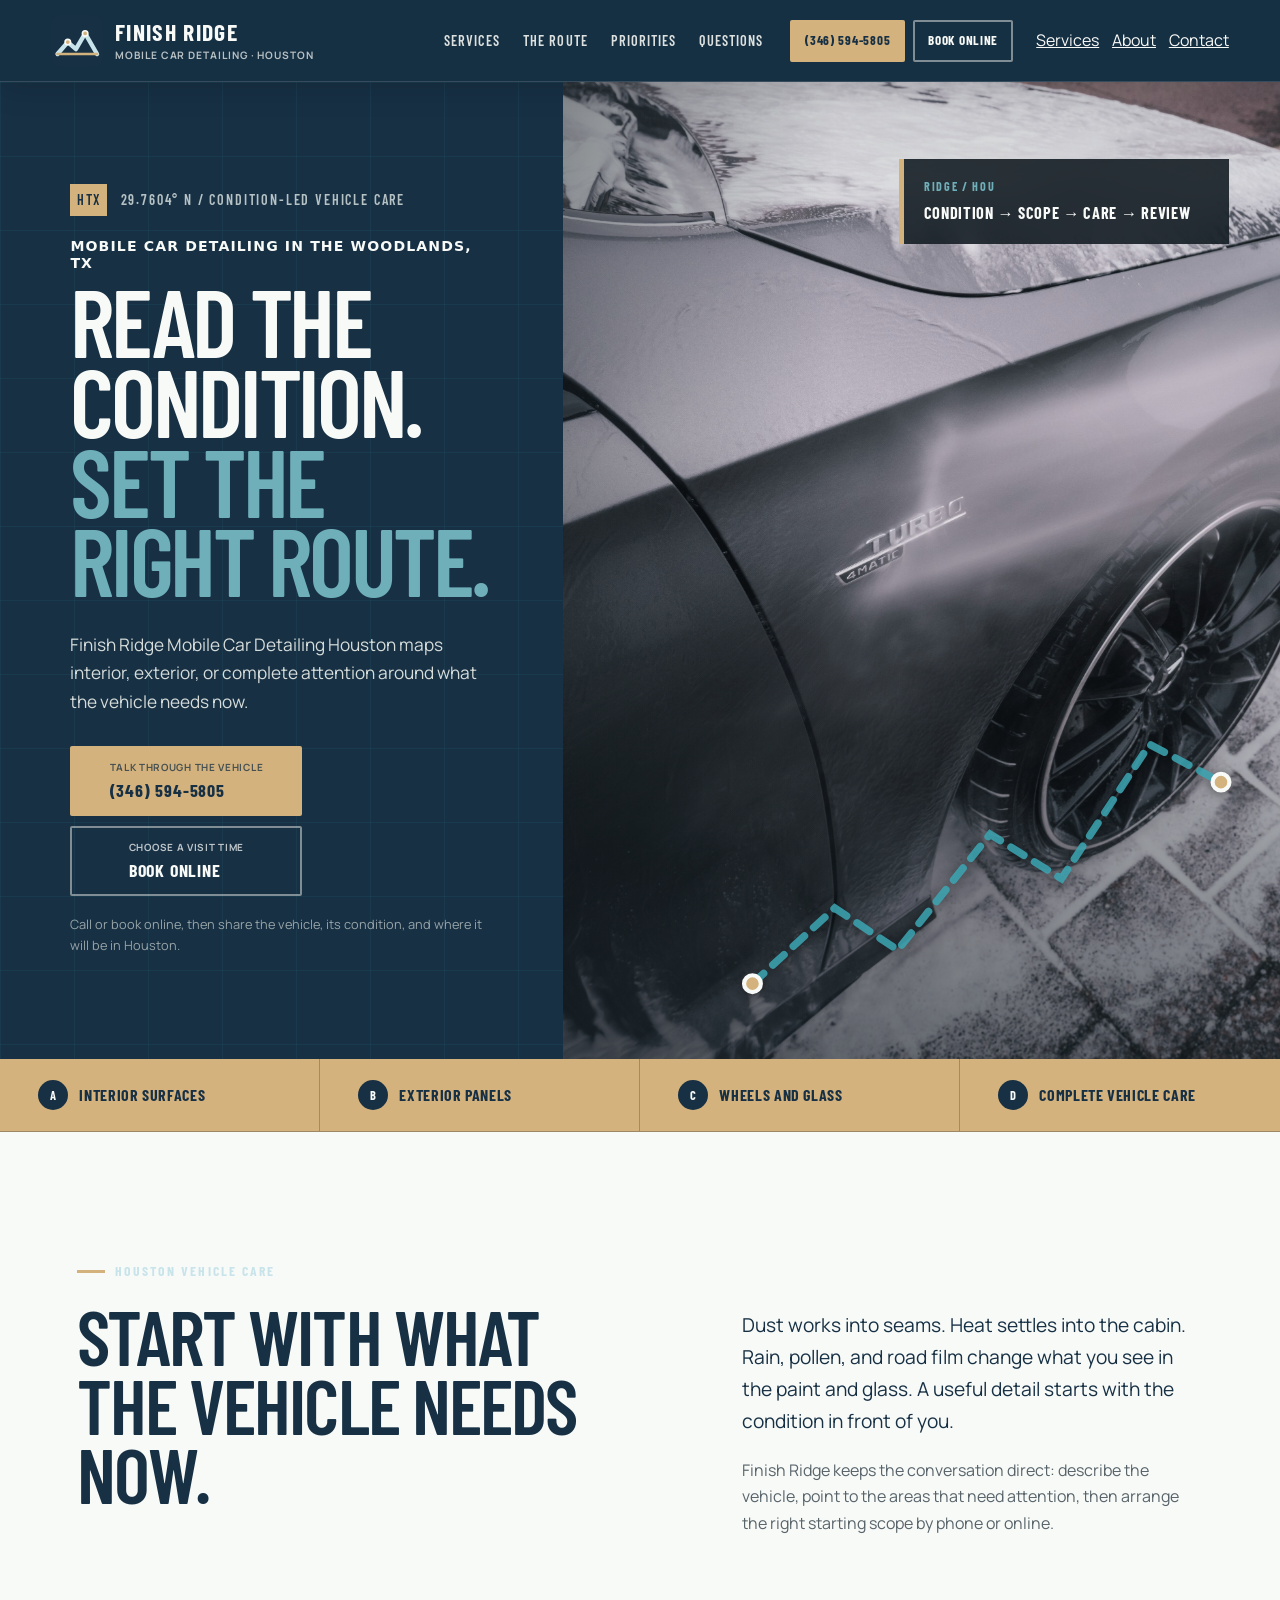
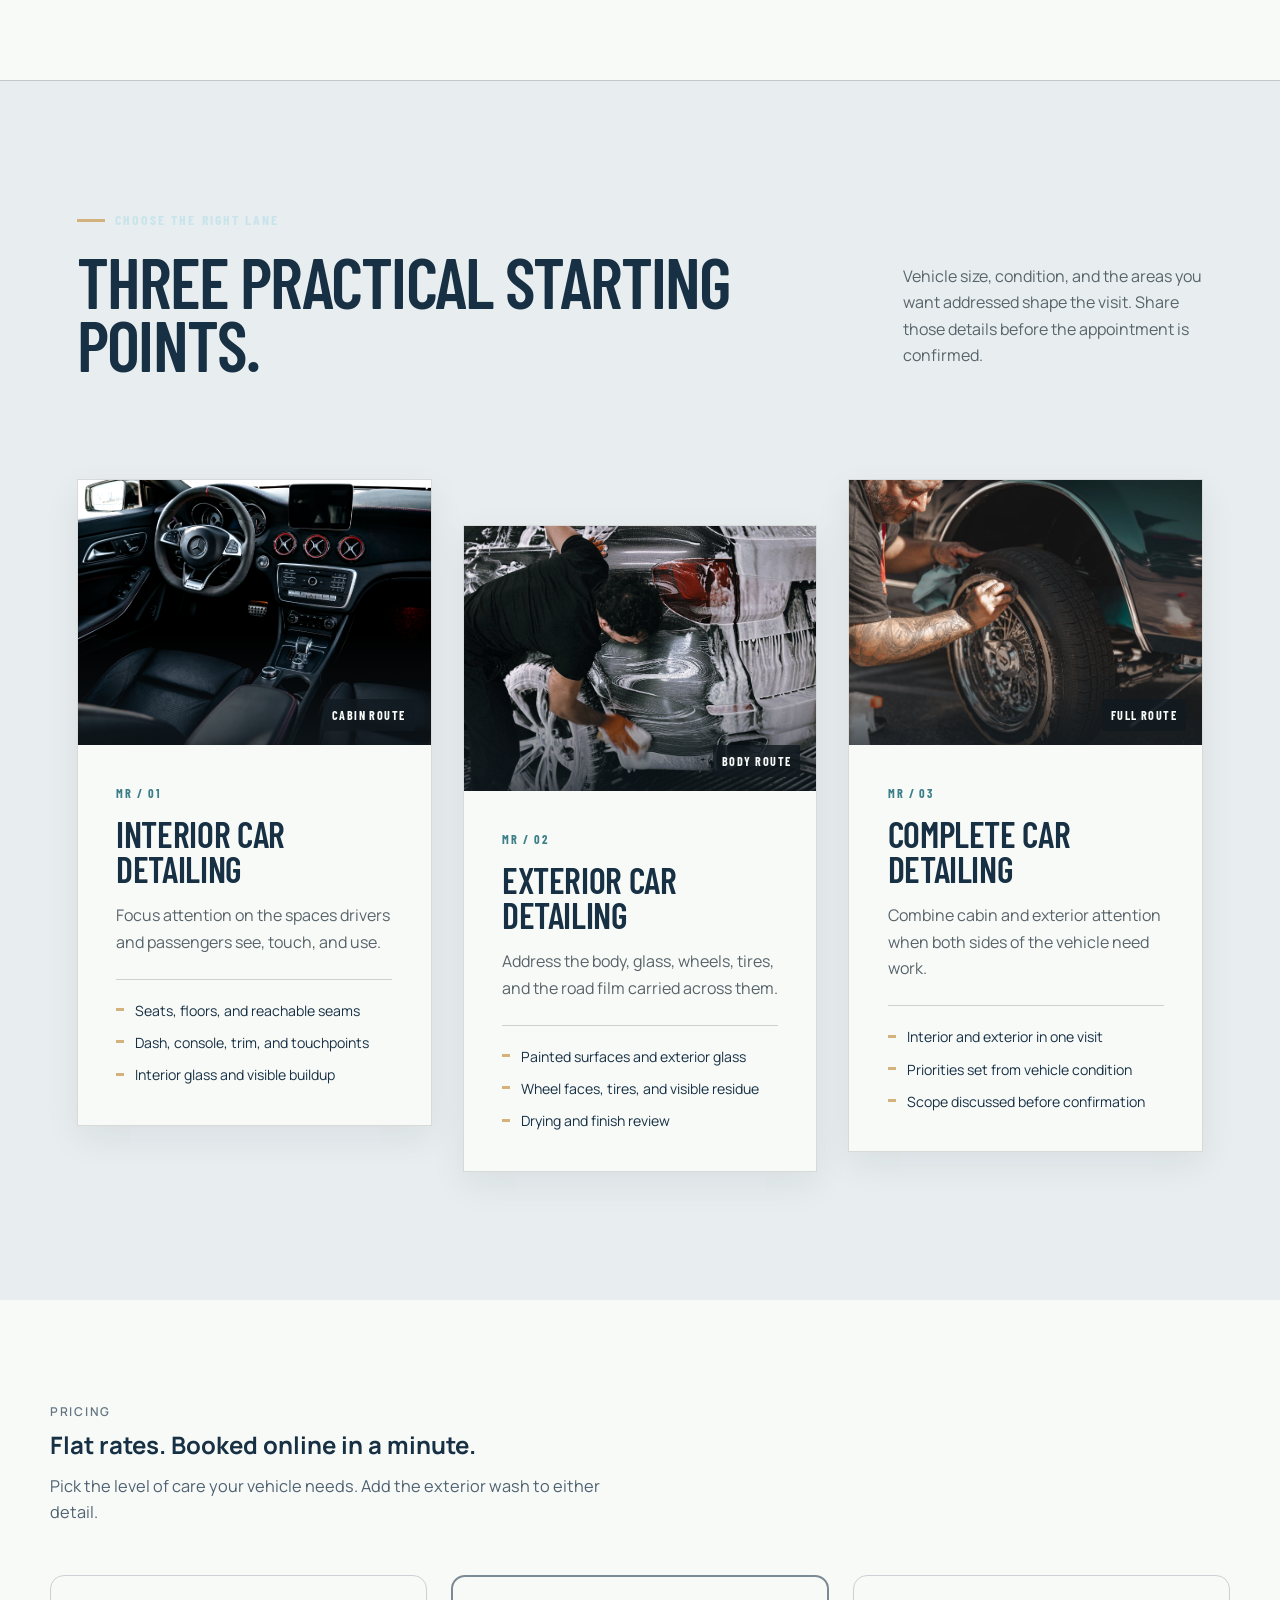
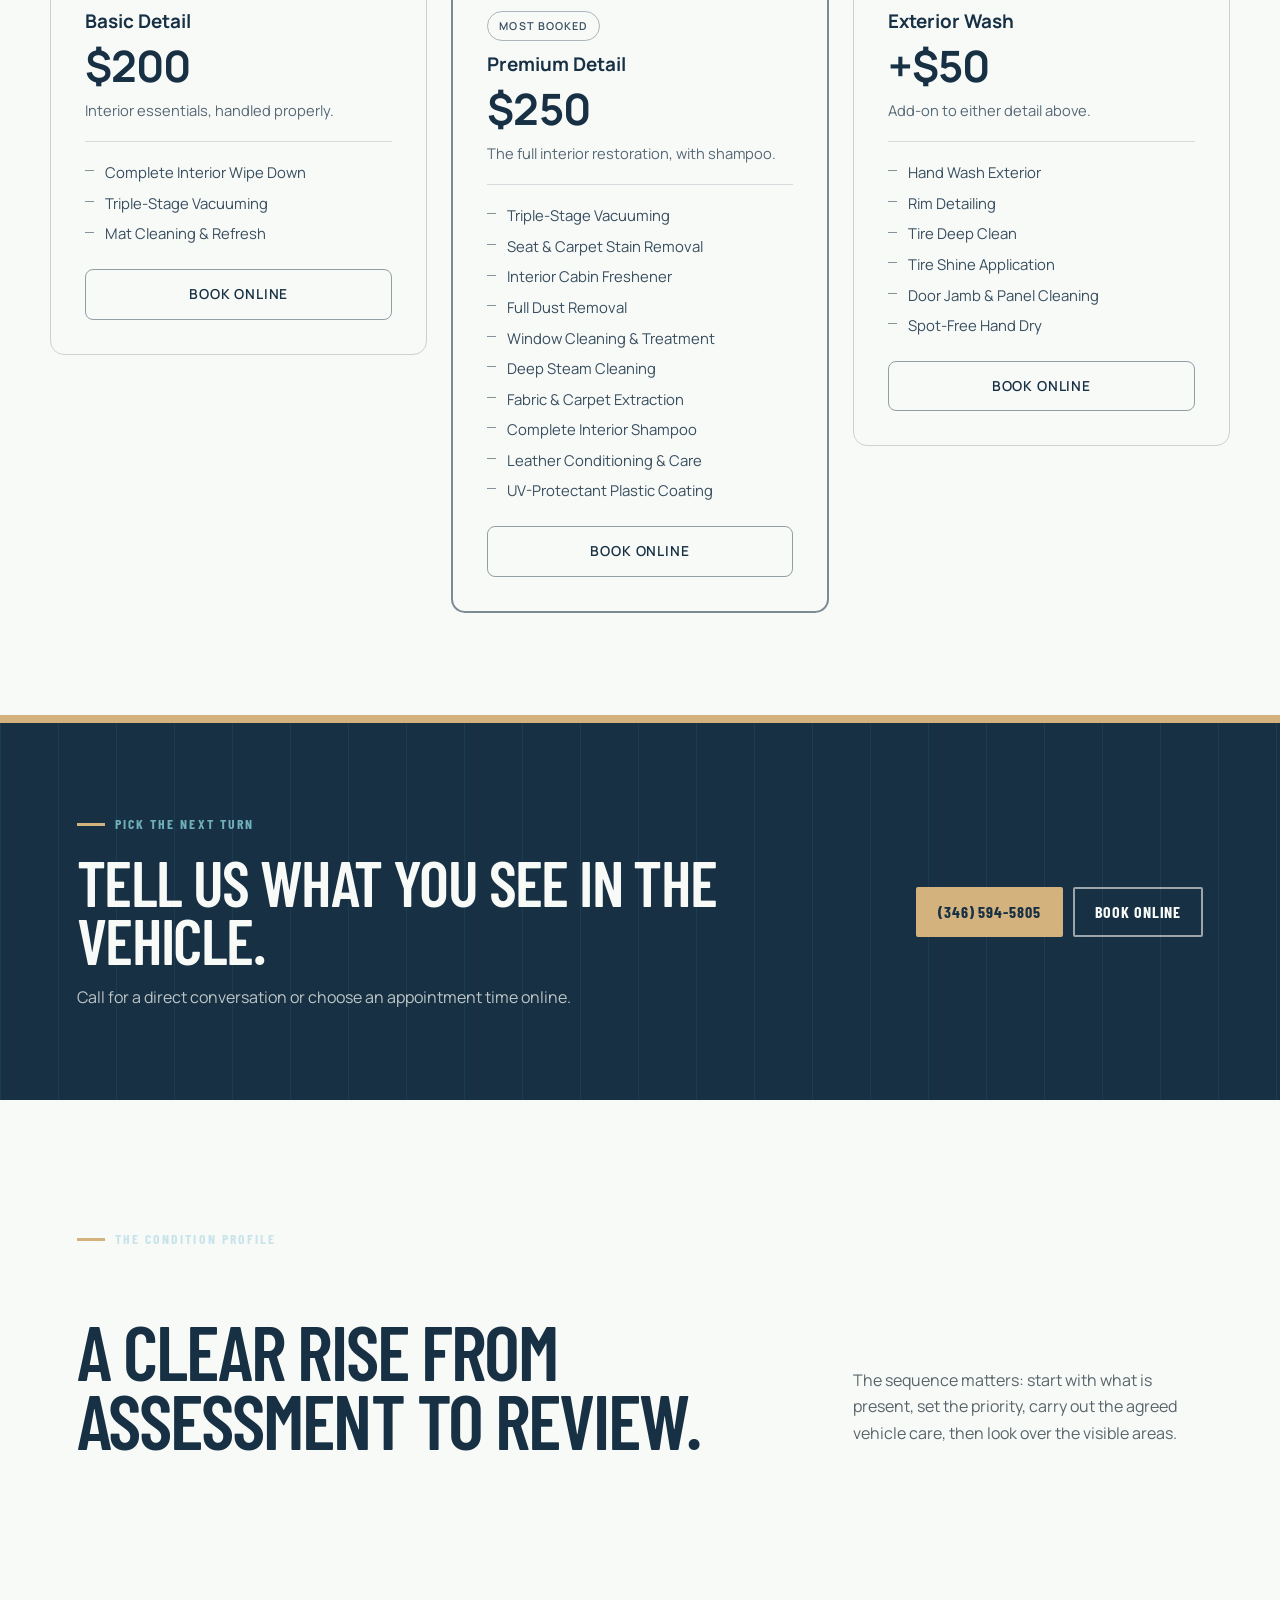
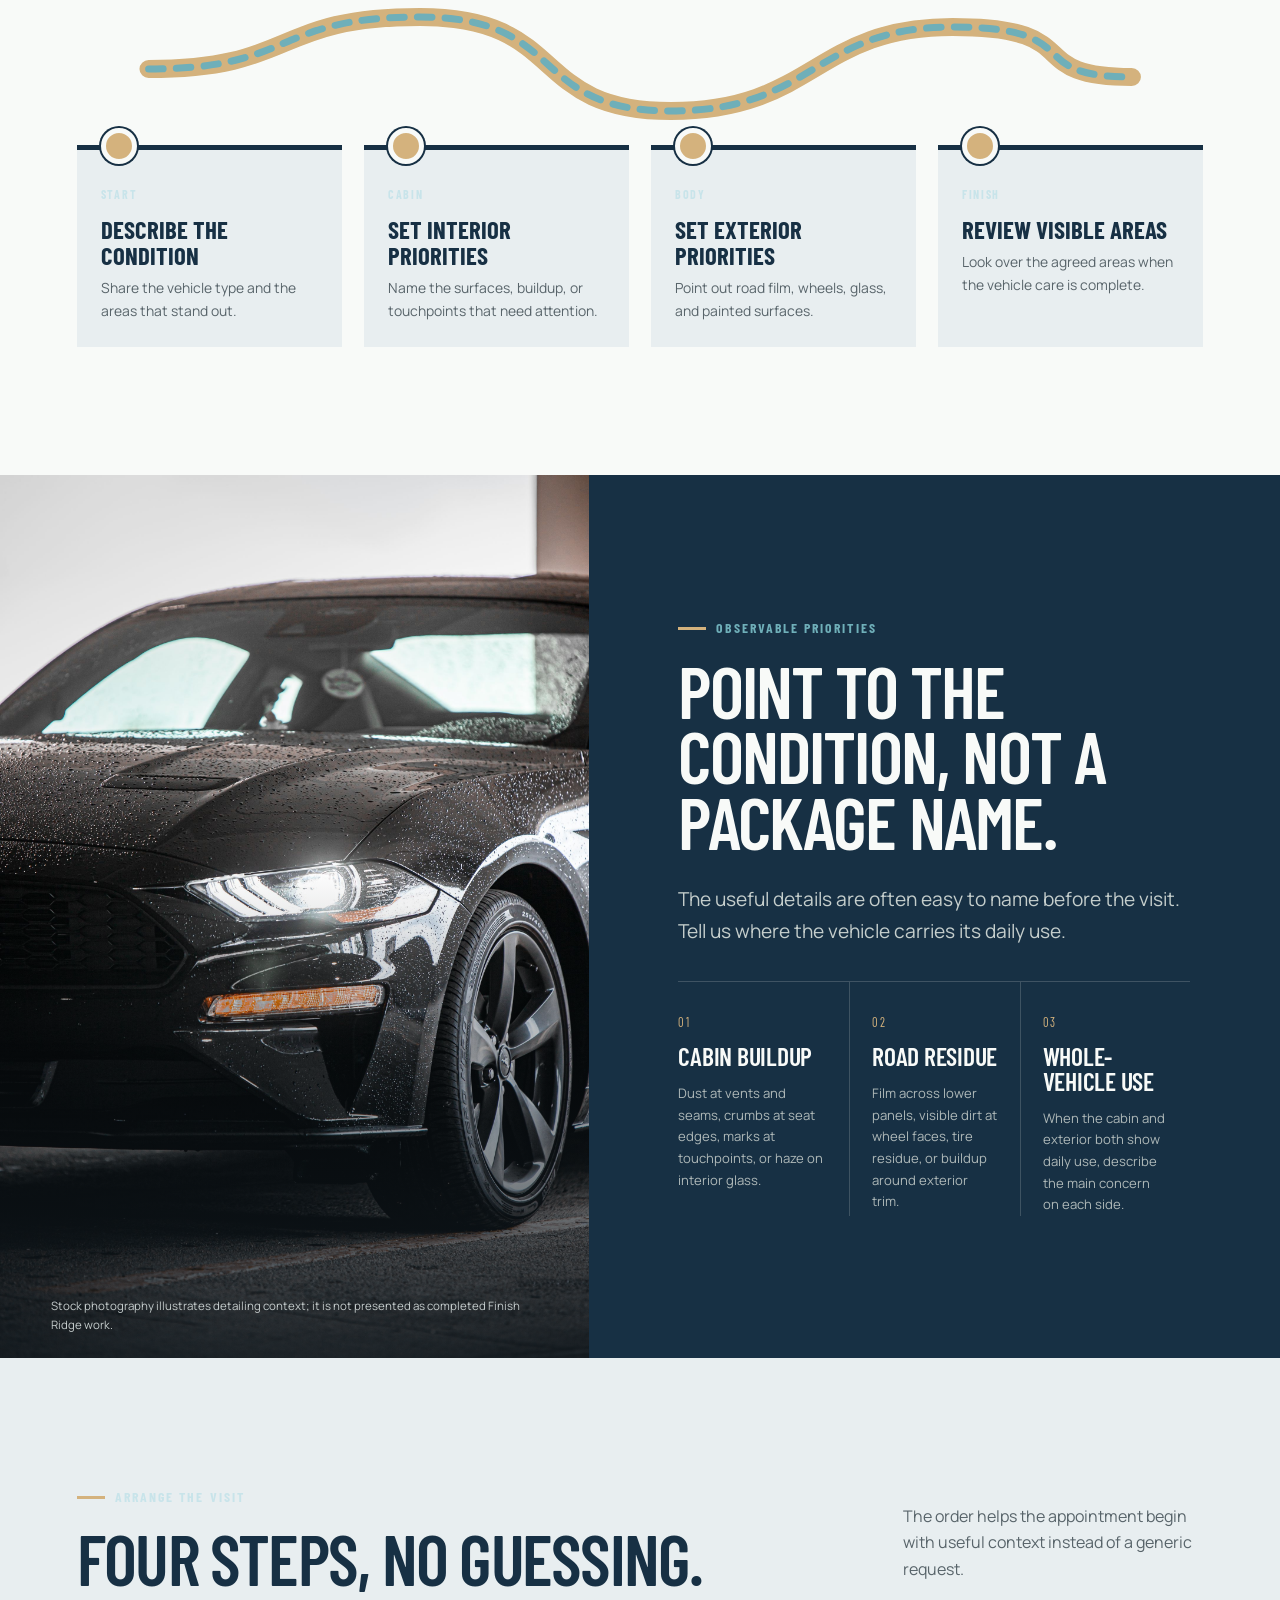
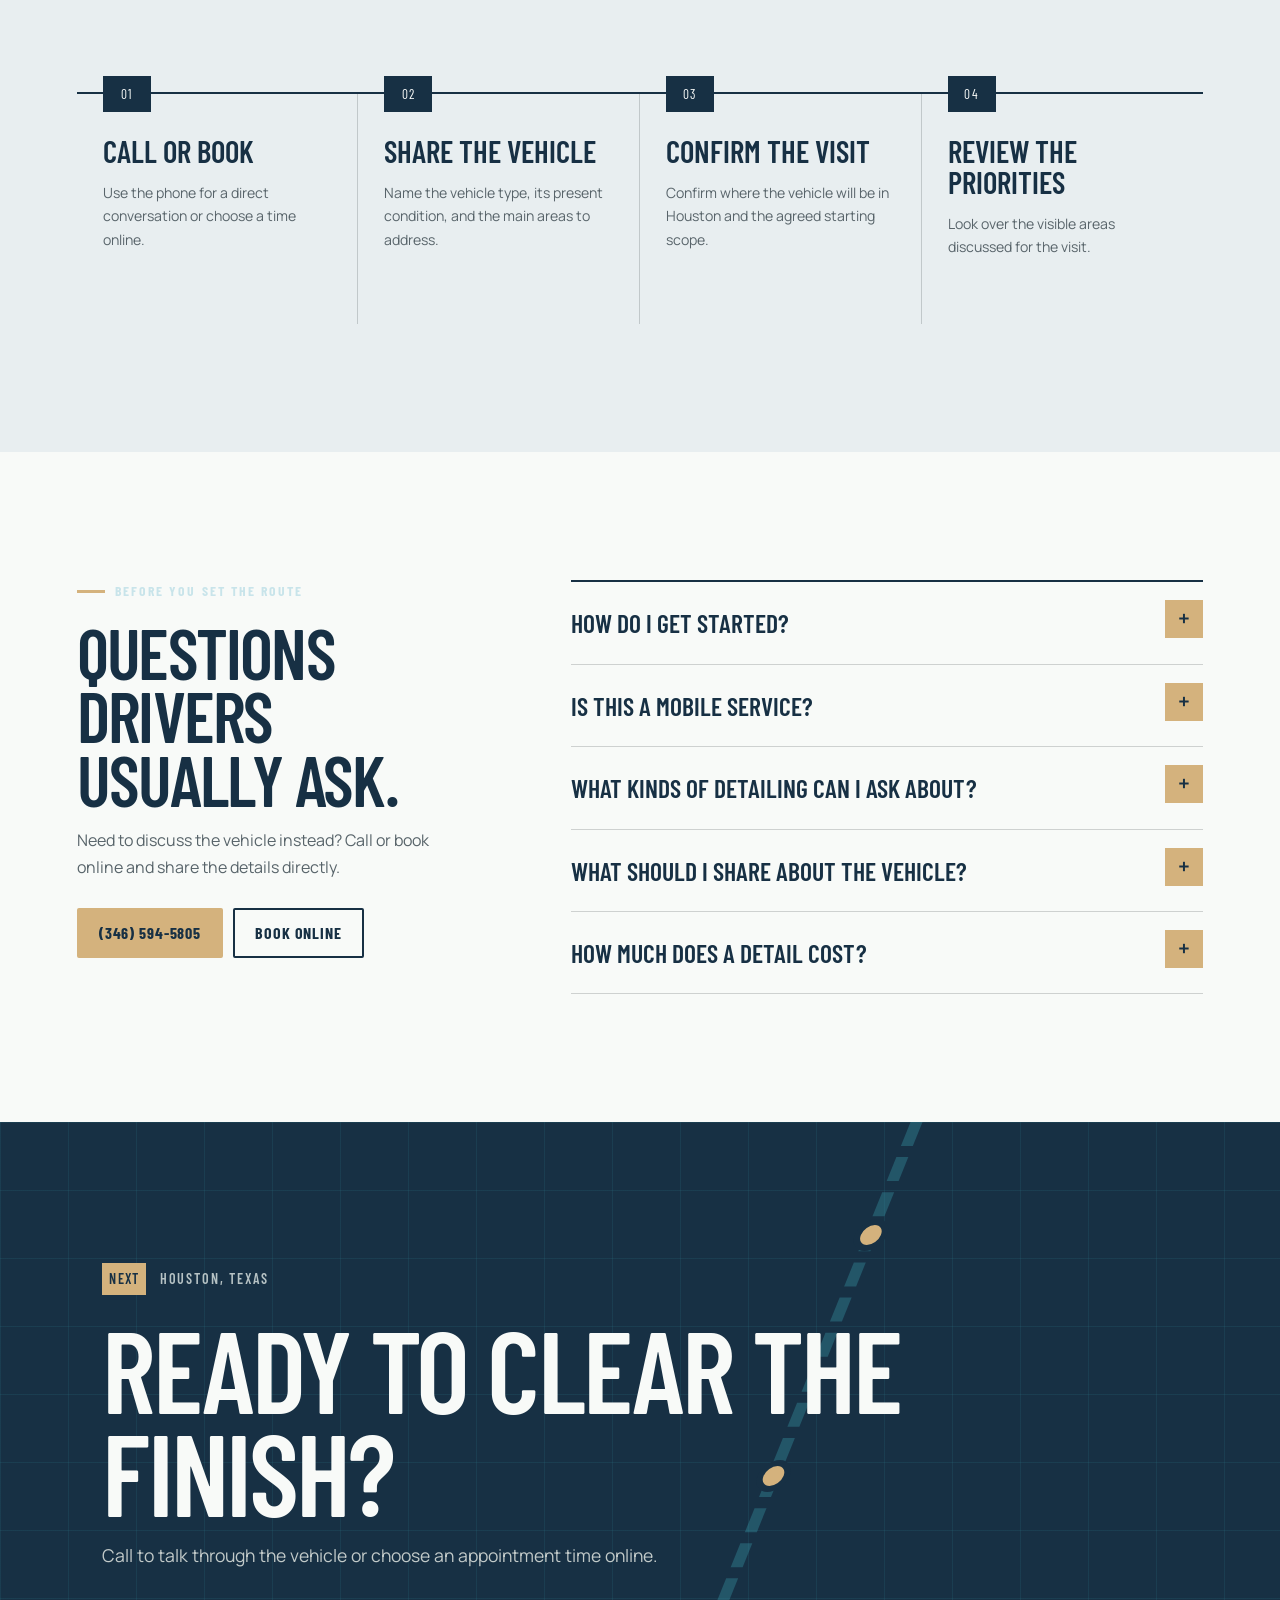
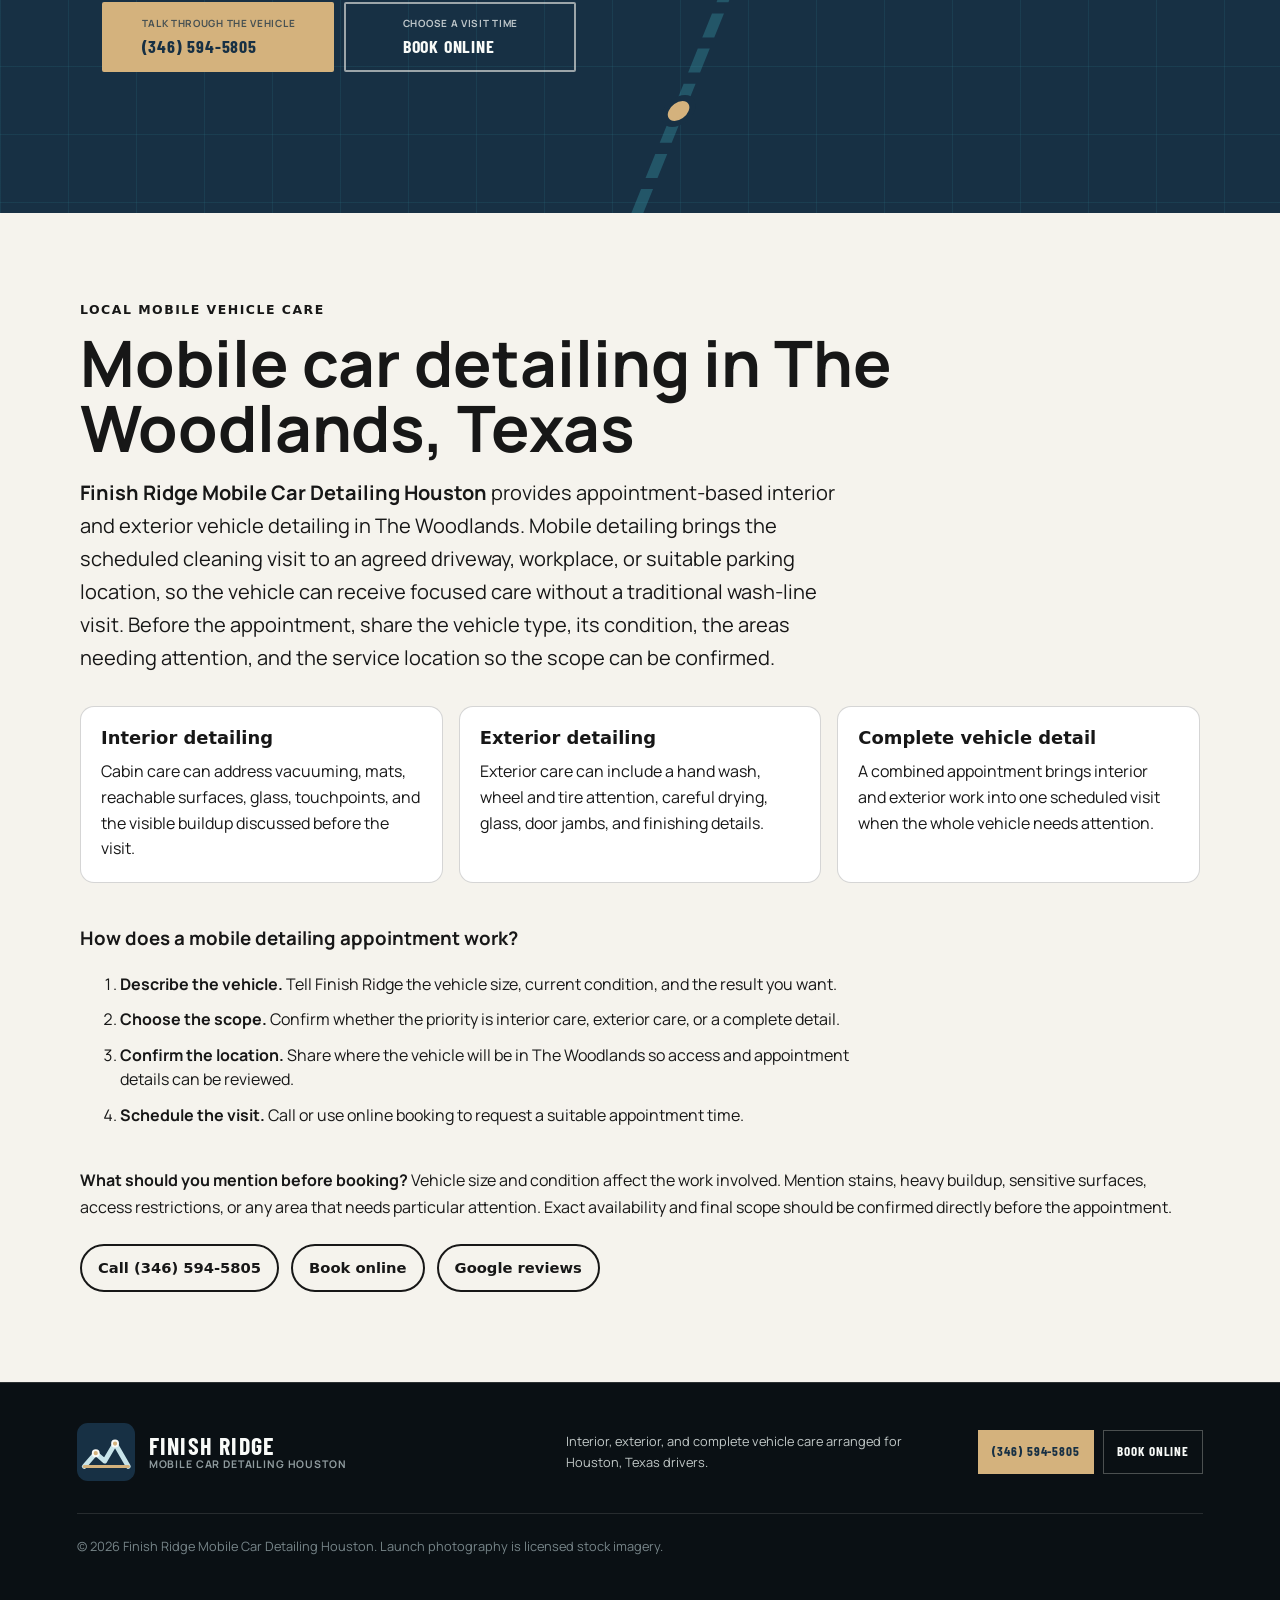
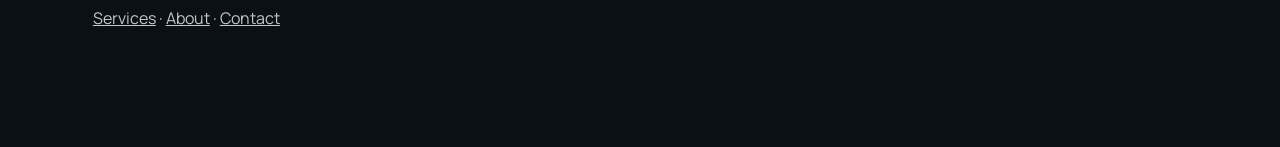
<file: index.html>
<!doctype html>
<html lang="en">
<head>
  <meta charset="utf-8">
  <meta name="viewport" content="width=device-width, initial-scale=1">
  <title>Mobile Car Detailing in The Woodlands, TX | Finish Ridge</title>
  <meta name="theme-color" content="#173044">
  <link rel="canonical" href="https://woodlandscardetailingco.shop/">
  <link rel="icon" href="/assets/favicon.svg" type="image/svg+xml">
  <link rel="preconnect" href="https://fonts.googleapis.com">
  <link rel="preconnect" href="https://fonts.gstatic.com" crossorigin>
  <link href="https://fonts.googleapis.com/css2?family=Barlow+Condensed:wght@500;600;700&family=Manrope:wght@400;500;600;700&display=swap" rel="stylesheet">
  <link rel="preload" href="/assets/hero-route.jpg" as="image">
  <link rel="stylesheet" href="/styles.css">
  <script type="application/ld+json">
{
  "@context": "https://schema.org",
  "@type": "AutomotiveBusiness",
  "name": "Finish Ridge Mobile Car Detailing Houston",
  "url": "https://woodlandscardetailingco.shop/",
  "telephone": "+1 346-594-5805",
  "address": {
    "@type": "PostalAddress",
    "streetAddress": "27220 Glen Loch Dr",
    "addressLocality": "The Woodlands",
    "addressRegion": "TX",
    "postalCode": "77381",
    "addressCountry": "US"
  },
  "description": "Mobile car detailing in Houston, Texas with interior, exterior, and complete vehicle care appointments.",
  "areaServed": {
    "@type": "City",
    "name": "The Woodlands",
    "containedInPlace": {
      "@type": "State",
      "name": "Texas"
    }
  },
  "hasOfferCatalog": {
    "@type": "OfferCatalog",
    "name": "Car detailing services",
    "itemListElement": [
      {
        "@type": "Offer",
        "itemOffered": {
          "@type": "Service",
          "name": "Interior car detailing"
        }
      },
      {
        "@type": "Offer",
        "itemOffered": {
          "@type": "Service",
          "name": "Exterior car detailing"
        }
      },
      {
        "@type": "Offer",
        "itemOffered": {
          "@type": "Service",
          "name": "Complete car detailing"
        }
      }
    ]
  },
  "priceRange": "$200-$250",
  "makesOffer": [
    {
      "@type": "Offer",
      "name": "Basic Detail",
      "price": "200",
      "priceCurrency": "USD",
      "availability": "https://schema.org/InStock",
      "itemOffered": {
        "@type": "Service",
        "name": "Basic Detail",
        "description": "Interior essentials: complete interior wipe down, triple-stage vacuuming, and mat cleaning and refresh."
      }
    },
    {
      "@type": "Offer",
      "name": "Premium Detail",
      "price": "250",
      "priceCurrency": "USD",
      "availability": "https://schema.org/InStock",
      "itemOffered": {
        "@type": "Service",
        "name": "Premium Detail",
        "description": "The full interior restoration, including complete interior shampoo, deep steam cleaning, fabric and carpet extraction, and leather conditioning."
      }
    },
    {
      "@type": "Offer",
      "name": "Exterior Wash",
      "price": "50",
      "priceCurrency": "USD",
      "availability": "https://schema.org/InStock",
      "itemOffered": {
        "@type": "Service",
        "name": "Exterior Wash",
        "description": "Add-on exterior wash: hand wash, rim detailing, tire deep clean and shine, door jamb cleaning, and spot-free hand dry."
      }
    }
  ],
  "@id": "https://woodlandscardetailingco.shop/#business",
  "geo": {
    "@type": "GeoCoordinates",
    "latitude": 30.152857291122,
    "longitude": -95.494852903014
  },
  "image": "https://woodlandscardetailingco.shop/assets/hero-route.jpg",
  "sameAs": [
    "https://g.page/r/CeBVpfRbgCI0EBM/review"
  ],
  "contactPoint": {
    "@type": "ContactPoint",
    "telephone": "+1 346-594-5805",
    "contactType": "customer service",
    "areaServed": "US-TX",
    "availableLanguage": "English"
  }
}
    </script>
<!-- SEO-GEO:START -->
  <meta name="description" content="Mobile car detailing in The Woodlands, TX from Finish Ridge, with interior cleaning, exterior hand washing, and complete details. Call or book online.">
  <meta name="robots" content="index, follow, max-image-preview:large, max-snippet:-1, max-video-preview:-1">
  <meta property="og:locale" content="en_US">
  <meta property="og:type" content="website">
  <meta property="og:site_name" content="Finish Ridge">
  <meta property="og:title" content="Mobile Car Detailing in The Woodlands, TX | Finish Ridge">
  <meta property="og:description" content="Mobile car detailing in The Woodlands, TX from Finish Ridge, with interior cleaning, exterior hand washing, and complete details. Call or book online.">
  <meta property="og:url" content="https://woodlandscardetailingco.shop/">
  <meta property="og:image" content="https://woodlandscardetailingco.shop/assets/hero-route.jpg">
  <meta name="twitter:image" content="https://woodlandscardetailingco.shop/assets/hero-route.jpg">
  <meta name="twitter:card" content="summary_large_image">
  <meta name="twitter:title" content="Mobile Car Detailing in The Woodlands, TX | Finish Ridge">
  <meta name="twitter:description" content="Mobile car detailing in The Woodlands, TX from Finish Ridge, with interior cleaning, exterior hand washing, and complete details. Call or book online.">
  <style id="seo-geo-styles">
    .seo-local-intent { display:block; margin:0 0 .55rem; font:700 clamp(.78rem,1.1vw,.95rem)/1.2 system-ui,sans-serif; letter-spacing:.08em; text-transform:uppercase; }
    .seo-geo-section { background:#f5f3ed; color:#171717; padding:clamp(3.5rem,7vw,6.5rem) clamp(1.25rem,5vw,5rem); }
    .seo-geo-inner { width:min(1120px,100%); margin:0 auto; }
    .seo-geo-kicker { margin:0 0 .75rem; font:700 .78rem/1.2 system-ui,sans-serif; letter-spacing:.12em; text-transform:uppercase; }
    .seo-geo-section h2 { max-width:22ch; margin:0 0 1rem; color:inherit; font-size:clamp(2rem,5vw,4rem); line-height:1.02; }
    .seo-geo-answer { max-width:760px; margin:0 0 2rem; font-size:clamp(1.05rem,2vw,1.25rem); line-height:1.65; }
    .seo-geo-grid { display:grid; grid-template-columns:repeat(3,minmax(0,1fr)); gap:1rem; margin:2rem 0; }
    .seo-geo-card { border:1px solid rgba(23,23,23,.18); border-radius:14px; padding:1.25rem; background:#fff; }
    .seo-geo-card h3 { margin:0 0 .6rem; color:inherit; font:700 1.12rem/1.25 system-ui,sans-serif; }
    .seo-geo-card p { margin:0; line-height:1.6; }
    .seo-geo-steps { max-width:820px; margin:2.5rem 0; }
    .seo-geo-steps li { margin:.65rem 0; line-height:1.55; }
    .seo-geo-actions { display:flex; flex-wrap:wrap; gap:.75rem; margin-top:1.5rem; }
    .seo-geo-action { display:inline-flex; align-items:center; min-height:48px; padding:.75rem 1rem; border:2px solid currentColor; border-radius:999px; color:inherit; font:700 .92rem/1 system-ui,sans-serif; text-decoration:none; }
    @media (max-width:760px) { .seo-geo-grid { grid-template-columns:1fr; } }
  </style>
<!-- SEO-GEO:END -->
  <script id="seo-geo-entity-schema" type="application/ld+json">
{
  "@context": "https://schema.org",
  "@graph": [
    {
      "@type": "WebSite",
      "@id": "https://woodlandscardetailingco.shop/#website",
      "url": "https://woodlandscardetailingco.shop/",
      "name": "Finish Ridge Mobile Car Detailing Houston",
      "inLanguage": "en-US",
      "publisher": {
        "@id": "https://woodlandscardetailingco.shop/#business"
      }
    },
    {
      "@type": "Service",
      "@id": "https://woodlandscardetailingco.shop/#mobile-car-detailing",
      "name": "Mobile Car Detailing in The Woodlands, Texas",
      "serviceType": "Mobile car detailing",
      "provider": {
        "@id": "https://woodlandscardetailingco.shop/#business"
      },
      "areaServed": {
        "@type": "City",
        "name": "The Woodlands",
        "containedInPlace": {
          "@type": "State",
          "name": "Texas"
        }
      },
      "url": "https://woodlandscardetailingco.shop/#services"
    }
  ]
}
  </script>
<style id="SEO-NEXT-NAV-CSS">.seo-next-nav{display:flex;gap:.8rem;flex-wrap:wrap}.seo-next-footer-nav{padding:1rem}.seo-next-footer-nav a{color:inherit}</style></head>
<body>
  <a class="skip-link" href="#main">Skip to content</a>

  <header class="site-header" data-header>
    <a class="brand" href="#top" aria-label="Finish Ridge home">
      <img src="/assets/logo.svg" width="52" height="52" alt="">
      <span class="brand-words">
        <strong>Finish Ridge</strong>
        <small>Mobile Car Detailing · Houston</small>
      </span>
    </a>

    <button class="menu-toggle" type="button" aria-expanded="false" aria-controls="site-nav">
      <span class="sr-only">Open menu</span>
      <i></i><i></i><i></i>
    </button>

    <nav class="site-nav" id="site-nav" aria-label="Primary navigation">
      <a href="#services">Services</a>
      <a href="#route">The route</a>
      <a href="#priorities">Priorities</a>
      <a href="#questions">Questions</a>
      <div class="nav-actions">
        <a class="button button-call button-small" href="tel:+13465945805">(346) 594-5805</a>
        <a class="button button-book button-small" href="https://cal.com/sumitdatta/auto-detail-service">Book online</a>
      </div>
    <!-- SEO-NEXT-NAV:START --><div class="seo-next-nav" aria-label="Expanded site pages"><a href="/services/">Services</a><a href="/about/">About</a><a href="/contact/">Contact</a></div><!-- SEO-NEXT-NAV:END --></nav>
  </header>

  <main id="main">
    <section class="hero" id="top">
      <div class="hero-copy">
        <p class="coordinate"><span>HTX</span> 29.7604° N / Condition-led vehicle care</p>
        <h1><span class="seo-local-intent" data-seo-local-intent>Mobile Car Detailing in The Woodlands, TX</span>Read the condition. <em>Set the right route.</em></h1>
        <p class="hero-lede">Finish Ridge Mobile Car Detailing Houston maps interior, exterior, or complete attention around what the vehicle needs now.</p>
        <div class="action-pair hero-actions">
          <a class="button button-call button-large" href="tel:+13465945805">
            <span>Talk through the vehicle</span>
            <strong>(346) 594-5805</strong>
          </a>
          <a class="button button-book button-large" href="https://cal.com/sumitdatta/auto-detail-service">
            <span>Choose a visit time</span>
            <strong>Book online</strong>
          </a>
        </div>
        <p class="microcopy">Call or book online, then share the vehicle, its condition, and where it will be in Houston.</p>
      </div>

      <div class="hero-image" role="img" aria-label="A vehicle covered in foam during an exterior wash">
        <div class="hero-image-scrim"></div>
        <div class="hero-map-card" aria-hidden="true">
          <span>RIDGE / HOU</span>
          <strong>Condition → Scope → Care → Review</strong>
        </div>
        <svg class="hero-route-line" viewBox="0 0 700 560" aria-hidden="true">
          <path d="M72 470 L170 380 L245 430 L355 292 L440 345 L545 185 L630 230"/>
          <circle cx="72" cy="470" r="10"/>
          <circle cx="630" cy="230" r="10"/>
        </svg>
      </div>
    </section>

    <section class="road-strip" aria-label="Service focus">
      <p><span>A</span> Interior surfaces</p>
      <p><span>B</span> Exterior panels</p>
      <p><span>C</span> Wheels and glass</p>
      <p><span>D</span> Complete vehicle care</p>
    </section>

    <section class="section intro" aria-labelledby="intro-title">
      <div class="section-label">Houston vehicle care</div>
      <div class="intro-grid">
        <h2 id="intro-title">Start with what the vehicle needs now.</h2>
        <div class="intro-copy">
          <p class="lead">Dust works into seams. Heat settles into the cabin. Rain, pollen, and road film change what you see in the paint and glass. A useful detail starts with the condition in front of you.</p>
          <p>Finish Ridge keeps the conversation direct: describe the vehicle, point to the areas that need attention, then arrange the right starting scope by phone or online.</p>
        </div>
      </div>
    </section>

    <section class="section services" id="services" aria-labelledby="services-title">
      <div class="section-heading">
        <div>
          <p class="section-kicker">Choose the right lane</p>
          <h2 id="services-title">Three practical starting points.</h2>
        </div>
        <p>Vehicle size, condition, and the areas you want addressed shape the visit. Share those details before the appointment is confirmed.</p>
      </div>

      <div class="service-grid">
        <article class="service-card">
          <div class="service-photo">
            <img src="/assets/service-interior.jpg" alt="A vehicle interior receiving careful surface cleaning" loading="lazy">
            <span>Cabin route</span>
          </div>
          <div class="service-content">
            <p class="service-code">MR / 01</p>
            <h3>Interior car detailing</h3>
            <p>Focus attention on the spaces drivers and passengers see, touch, and use.</p>
            <ul>
              <li>Seats, floors, and reachable seams</li>
              <li>Dash, console, trim, and touchpoints</li>
              <li>Interior glass and visible buildup</li>
            </ul>
          </div>
        </article>

        <article class="service-card service-card-offset">
          <div class="service-photo">
            <img src="/assets/service-foam.jpg" alt="A dark car covered with wash foam" loading="lazy">
            <span>Body route</span>
          </div>
          <div class="service-content">
            <p class="service-code">MR / 02</p>
            <h3>Exterior car detailing</h3>
            <p>Address the body, glass, wheels, tires, and the road film carried across them.</p>
            <ul>
              <li>Painted surfaces and exterior glass</li>
              <li>Wheel faces, tires, and visible residue</li>
              <li>Drying and finish review</li>
            </ul>
          </div>
        </article>

        <article class="service-card">
          <div class="service-photo">
            <img src="/assets/service-wheel.jpg" alt="A vehicle wheel covered with cleaning foam" loading="lazy">
            <span>Full route</span>
          </div>
          <div class="service-content">
            <p class="service-code">MR / 03</p>
            <h3>Complete car detailing</h3>
            <p>Combine cabin and exterior attention when both sides of the vehicle need work.</p>
            <ul>
              <li>Interior and exterior in one visit</li>
              <li>Priorities set from vehicle condition</li>
              <li>Scope discussed before confirmation</li>
            </ul>
          </div>
        </article>
      </div>
    </section>

    <section class="rates" id="pricing" aria-labelledby="pricing-title">
      <div class="rates-shell">
        <div class="rates-head">
          <p class="rates-eyebrow">Pricing</p>
          <h2 id="pricing-title">Flat rates. Booked online in a minute.</h2>
          <p class="rates-intro">Pick the level of care your vehicle needs. Add the exterior wash to either detail.</p>
        </div>

        <div class="rate-grid">
          <article class="rate-card">
            <h3>Basic Detail</h3>
            <p class="rate-figure">$200</p>
            <p class="rate-note">Interior essentials, handled properly.</p>
            <ul class="rate-list">
              <li>Complete Interior Wipe Down</li>
              <li>Triple-Stage Vacuuming</li>
              <li>Mat Cleaning &amp; Refresh</li>
            </ul>
            <a class="rate-cta" href="https://cal.com/sumitdatta/auto-detail-service" target="_blank" rel="noopener">Book Online</a>
          </article>
          <article class="rate-card rate-card-featured">
            <span class="rate-badge">Most booked</span>
            <h3>Premium Detail</h3>
            <p class="rate-figure">$250</p>
            <p class="rate-note">The full interior restoration, with shampoo.</p>
            <ul class="rate-list">
              <li>Triple-Stage Vacuuming</li>
              <li>Seat &amp; Carpet Stain Removal</li>
              <li>Interior Cabin Freshener</li>
              <li>Full Dust Removal</li>
              <li>Window Cleaning &amp; Treatment</li>
              <li>Deep Steam Cleaning</li>
              <li>Fabric &amp; Carpet Extraction</li>
              <li>Complete Interior Shampoo</li>
              <li>Leather Conditioning &amp; Care</li>
              <li>UV-Protectant Plastic Coating</li>
            </ul>
            <a class="rate-cta" href="https://cal.com/sumitdatta/auto-detail-service" target="_blank" rel="noopener">Book Online</a>
          </article>
          <article class="rate-card">
            <h3>Exterior Wash</h3>
            <p class="rate-figure">+$50</p>
            <p class="rate-note">Add-on to either detail above.</p>
            <ul class="rate-list">
              <li>Hand Wash Exterior</li>
              <li>Rim Detailing</li>
              <li>Tire Deep Clean</li>
              <li>Tire Shine Application</li>
              <li>Door Jamb &amp; Panel Cleaning</li>
              <li>Spot-Free Hand Dry</li>
            </ul>
            <a class="rate-cta" href="https://cal.com/sumitdatta/auto-detail-service" target="_blank" rel="noopener">Book Online</a>
          </article>
        </div>
      </div>
    </section>


    <section class="route-callout" aria-label="Contact Finish Ridge">
      <div>
        <p class="section-kicker">Pick the next turn</p>
        <h2>Tell us what you see in the vehicle.</h2>
        <p>Call for a direct conversation or choose an appointment time online.</p>
      </div>
      <div class="action-pair">
        <a class="button button-call" href="tel:+13465945805">(346) 594-5805</a>
        <a class="button button-book button-book-light" href="https://cal.com/sumitdatta/auto-detail-service">Book online</a>
      </div>
    </section>

    <section class="section route-section" id="route" aria-labelledby="route-title">
      <div class="route-intro">
        <p class="section-kicker">The condition profile</p>
        <h2 id="route-title">A clear rise from assessment to review.</h2>
        <p>The sequence matters: start with what is present, set the priority, carry out the agreed vehicle care, then look over the visible areas.</p>
      </div>

      <div class="route-map">
        <svg viewBox="0 0 1100 190" preserveAspectRatio="none" aria-hidden="true">
          <path class="route-base" d="M70 100 C215 100 190 48 335 48 S440 142 580 142 S720 58 855 58 S920 108 1030 108"/>
          <path class="route-progress" d="M70 100 C215 100 190 48 335 48 S440 142 580 142 S720 58 855 58 S920 108 1030 108"/>
        </svg>
        <ol class="waypoints">
          <li>
            <span>Start</span>
            <strong>Describe the condition</strong>
            <p>Share the vehicle type and the areas that stand out.</p>
          </li>
          <li>
            <span>Cabin</span>
            <strong>Set interior priorities</strong>
            <p>Name the surfaces, buildup, or touchpoints that need attention.</p>
          </li>
          <li>
            <span>Body</span>
            <strong>Set exterior priorities</strong>
            <p>Point out road film, wheels, glass, and painted surfaces.</p>
          </li>
          <li>
            <span>Finish</span>
            <strong>Review visible areas</strong>
            <p>Look over the agreed areas when the vehicle care is complete.</p>
          </li>
        </ol>
      </div>
    </section>

    <section class="priorities" id="priorities" aria-labelledby="priorities-title">
      <div class="priority-image">
        <img src="/assets/detail-wet-paint.jpg" alt="Water droplets reflecting light on dark vehicle paint" loading="lazy">
        <p>Stock photography illustrates detailing context; it is not presented as completed Finish Ridge work.</p>
      </div>
      <div class="priority-copy">
        <p class="section-kicker">Observable priorities</p>
        <h2 id="priorities-title">Point to the condition, not a package name.</h2>
        <p class="lead">The useful details are often easy to name before the visit. Tell us where the vehicle carries its daily use.</p>
        <div class="priority-list">
          <article>
            <span>01</span>
            <h3>Cabin buildup</h3>
            <p>Dust at vents and seams, crumbs at seat edges, marks at touchpoints, or haze on interior glass.</p>
          </article>
          <article>
            <span>02</span>
            <h3>Road residue</h3>
            <p>Film across lower panels, visible dirt at wheel faces, tire residue, or buildup around exterior trim.</p>
          </article>
          <article>
            <span>03</span>
            <h3>Whole-vehicle use</h3>
            <p>When the cabin and exterior both show daily use, describe the main concern on each side.</p>
          </article>
        </div>
      </div>
    </section>

    <section class="section process" aria-labelledby="process-title">
      <div class="section-heading">
        <div>
          <p class="section-kicker">Arrange the visit</p>
          <h2 id="process-title">Four steps, no guessing.</h2>
        </div>
        <p>The order helps the appointment begin with useful context instead of a generic request.</p>
      </div>
      <ol class="process-grid">
        <li><span>Call or book</span><p>Use the phone for a direct conversation or choose a time online.</p></li>
        <li><span>Share the vehicle</span><p>Name the vehicle type, its present condition, and the main areas to address.</p></li>
        <li><span>Confirm the visit</span><p>Confirm where the vehicle will be in Houston and the agreed starting scope.</p></li>
        <li><span>Review the priorities</span><p>Look over the visible areas discussed for the visit.</p></li>
      </ol>
    </section>

    <section class="section questions" id="questions" aria-labelledby="questions-title">
      <div class="questions-intro">
        <p class="section-kicker">Before you set the route</p>
        <h2 id="questions-title">Questions drivers usually ask.</h2>
        <p>Need to discuss the vehicle instead? Call or book online and share the details directly.</p>
        <div class="action-pair questions-actions">
          <a class="button button-call" href="tel:+13465945805">(346) 594-5805</a>
          <a class="button button-book button-book-dark" href="https://cal.com/sumitdatta/auto-detail-service">Book online</a>
        </div>
      </div>
      <div class="faq-list">
        <details>
          <summary>How do I get started?</summary>
          <p>Call (346) 594-5805 or book online. Share the vehicle type, its condition, the areas that need attention, and where it will be in Houston.</p>
        </details>
        <details>
          <summary>Is this a mobile service?</summary>
          <p>Yes. Finish Ridge is built around mobile car detailing in Houston. Confirm the location and visit details when you call or book.</p>
        </details>
        <details>
          <summary>What kinds of detailing can I ask about?</summary>
          <p>Start with interior, exterior, or complete car detailing. The vehicle size, condition, and visible priorities help shape the scope.</p>
        </details>
        <details>
          <summary>What should I share about the vehicle?</summary>
          <p>Share the vehicle type, what you can see now, any areas that need focused attention, and where the vehicle will be for the visit.</p>
        </details>
        <details>
          <summary>How much does a detail cost?</summary>
          <p>The Basic Detail is $200 and covers interior essentials. The Premium Detail is $250 and includes a complete interior shampoo. An Exterior Wash can be added to either for $50. Vehicle size and condition can affect the final scope, so confirm the details when you call or book.</p>
        </details>
      </div>
    </section>

    <section class="final-cta" id="contact">
      <div class="final-route-mark" aria-hidden="true">
        <span></span><span></span><span></span>
      </div>
      <p class="coordinate"><span>NEXT</span> Houston, Texas</p>
      <h2>Ready to clear the finish?</h2>
      <p>Call to talk through the vehicle or choose an appointment time online.</p>
      <div class="action-pair final-actions">
        <a class="button button-call button-large" href="tel:+13465945805">
          <span>Talk through the vehicle</span>
          <strong>(346) 594-5805</strong>
        </a>
        <a class="button button-book button-book-light button-large" href="https://cal.com/sumitdatta/auto-detail-service">
          <span>Choose a visit time</span>
          <strong>Book online</strong>
        </a>
      </div>
    </section>
  <!-- SEO-GEO-LOCAL:START -->
    <section class="seo-geo-section" id="local-detailing" aria-labelledby="local-detailing-title">
      <div class="seo-geo-inner">
        <p class="seo-geo-kicker">Local mobile vehicle care</p>
        <h2 id="local-detailing-title">Mobile car detailing in The Woodlands, Texas</h2>
        <p class="seo-geo-answer"><strong>Finish Ridge Mobile Car Detailing Houston</strong> provides appointment-based interior and exterior vehicle detailing in The Woodlands. Mobile detailing brings the scheduled cleaning visit to an agreed driveway, workplace, or suitable parking location, so the vehicle can receive focused care without a traditional wash-line visit. Before the appointment, share the vehicle type, its condition, the areas needing attention, and the service location so the scope can be confirmed.</p>

        <div class="seo-geo-grid" aria-label="Available detailing options">
          <article class="seo-geo-card">
            <h3>Interior detailing</h3>
            <p>Cabin care can address vacuuming, mats, reachable surfaces, glass, touchpoints, and the visible buildup discussed before the visit.</p>
          </article>
          <article class="seo-geo-card">
            <h3>Exterior detailing</h3>
            <p>Exterior care can include a hand wash, wheel and tire attention, careful drying, glass, door jambs, and finishing details.</p>
          </article>
          <article class="seo-geo-card">
            <h3>Complete vehicle detail</h3>
            <p>A combined appointment brings interior and exterior work into one scheduled visit when the whole vehicle needs attention.</p>
          </article>
        </div>

        <div class="seo-geo-steps">
          <h3>How does a mobile detailing appointment work?</h3>
          <ol>
            <li><strong>Describe the vehicle.</strong> Tell Finish Ridge the vehicle size, current condition, and the result you want.</li>
            <li><strong>Choose the scope.</strong> Confirm whether the priority is interior care, exterior care, or a complete detail.</li>
            <li><strong>Confirm the location.</strong> Share where the vehicle will be in The Woodlands so access and appointment details can be reviewed.</li>
            <li><strong>Schedule the visit.</strong> Call or use online booking to request a suitable appointment time.</li>
          </ol>
        </div>

        <p><strong>What should you mention before booking?</strong> Vehicle size and condition affect the work involved. Mention stains, heavy buildup, sensitive surfaces, access restrictions, or any area that needs particular attention. Exact availability and final scope should be confirmed directly before the appointment.</p>
        <div class="seo-geo-actions">
          <a class="seo-geo-action" href="tel:+13465945805">Call (346) 594-5805</a>
          <a class="seo-geo-action" href="https://cal.com/sumitdatta/auto-detail-service" target="_blank" rel="noopener">Book online</a>
          <a class="seo-geo-action" href="https://g.page/r/CeBVpfRbgCI0EBM/review" target="_blank" rel="noopener">Google reviews</a>
        </div>
      </div>
    </section>
<!-- SEO-GEO-LOCAL:END -->
  </main>

  <footer class="site-footer">
    <div class="footer-brand">
      <img src="/assets/logo.svg" width="58" height="58" alt="">
      <div><strong>Finish Ridge</strong><span>Mobile Car Detailing Houston</span></div>
    </div>
    <p>Interior, exterior, and complete vehicle care arranged for Houston, Texas drivers.</p>
    <div class="footer-actions">
      <a href="tel:+13465945805">(346) 594-5805</a>
      <a href="https://cal.com/sumitdatta/auto-detail-service">Book online</a>
    </div>
    <p class="footer-fine">© <span data-year>2026</span> Finish Ridge Mobile Car Detailing Houston. Launch photography is licensed stock imagery.</p>
  <!-- SEO-NEXT-NAV:START --><nav class="seo-next-footer-nav" aria-label="Expanded footer navigation"><a href="/services/">Services</a> · <a href="/about/">About</a> · <a href="/contact/">Contact</a></nav><!-- SEO-NEXT-NAV:END --></footer>

  <div class="mobile-action-bar" aria-label="Contact options">
    <a href="tel:+13465945805"><span>Call</span><strong>(346) 594-5805</strong></a>
    <a href="https://cal.com/sumitdatta/auto-detail-service"><span>Schedule</span><strong>Book online</strong></a>
  </div>

  <script src="/script.js" defer></script>
</body>
</html>
</file>
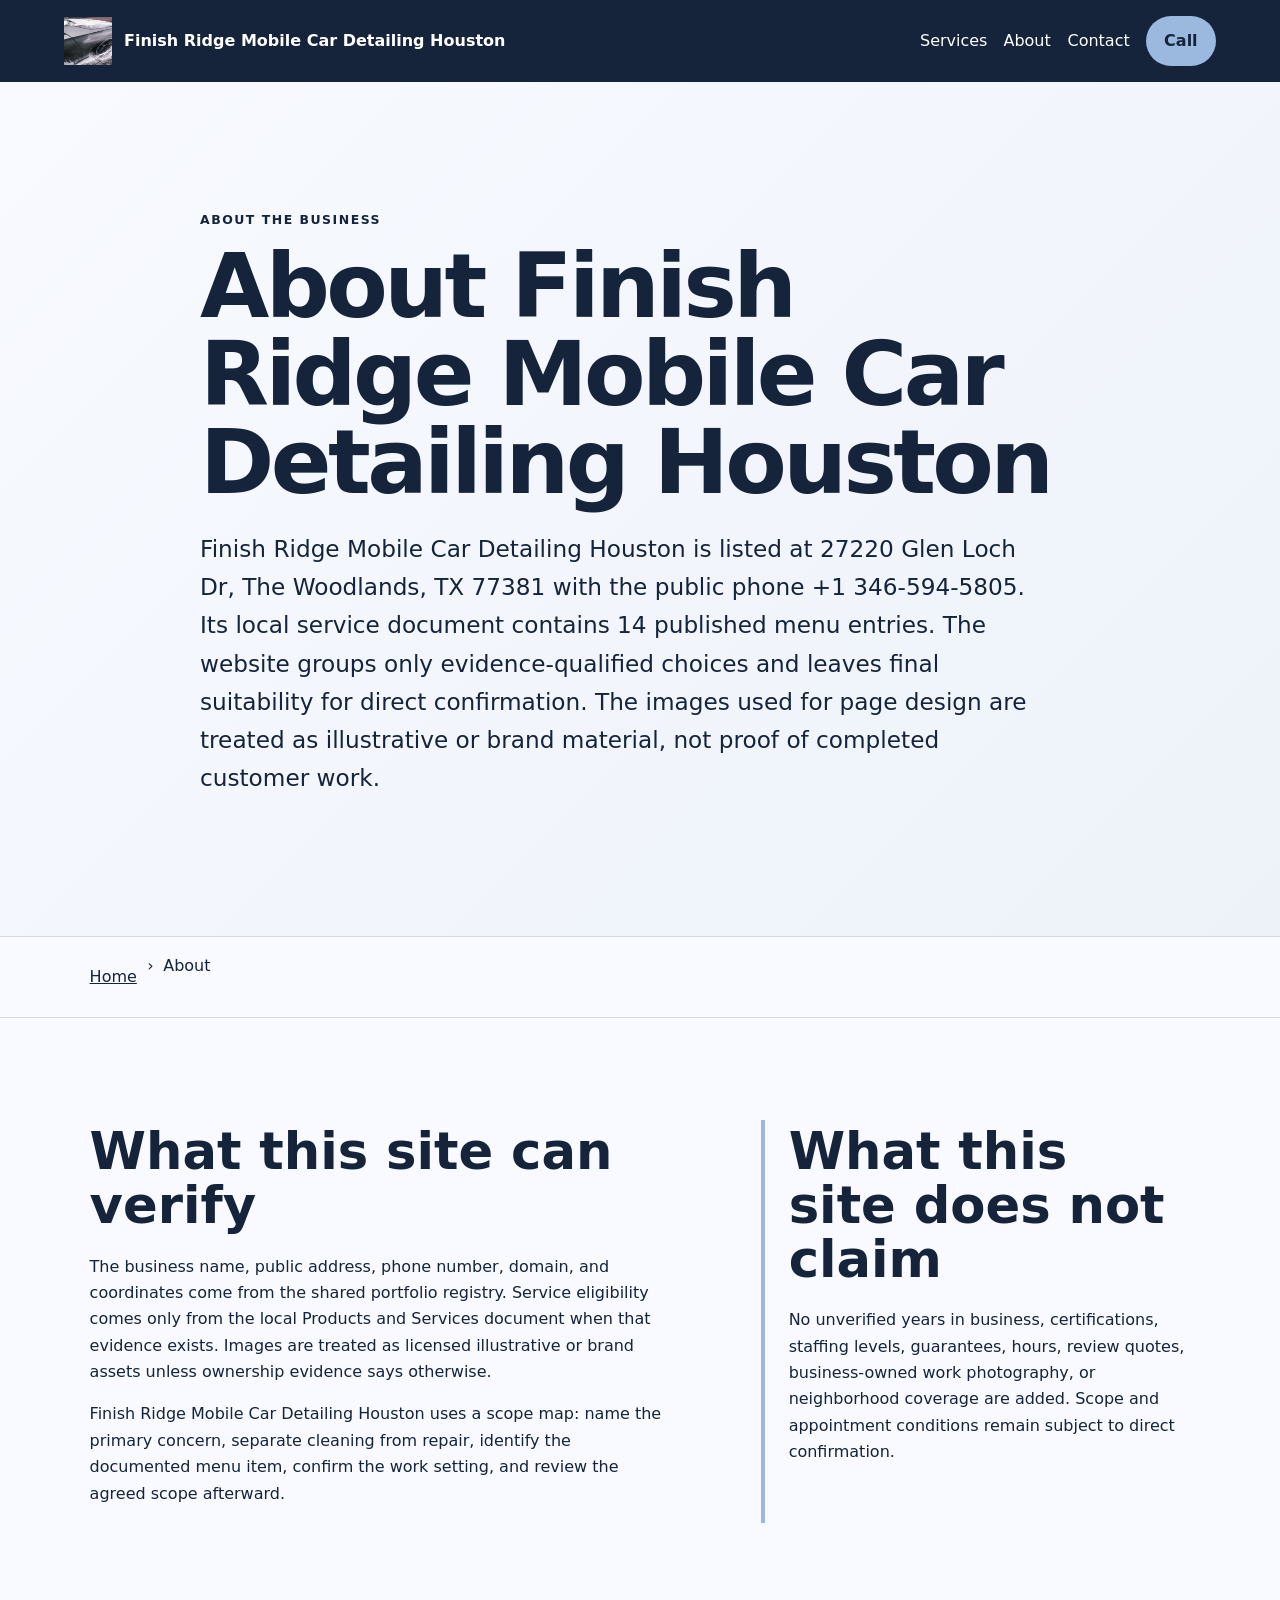
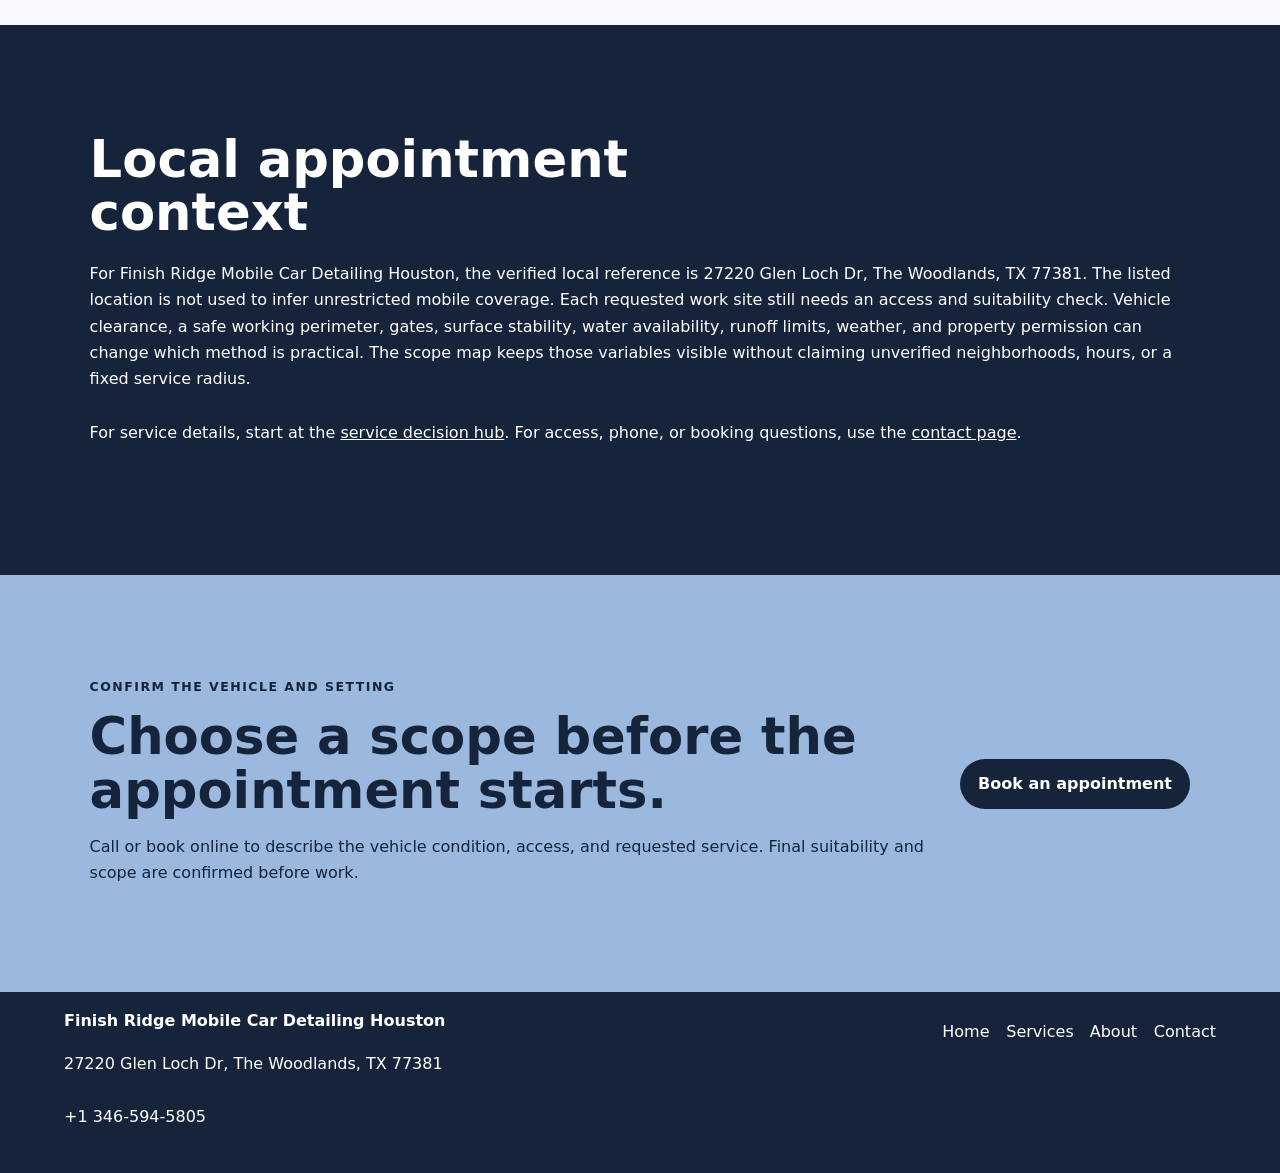
<file: about/index.html>
<!doctype html>
<html lang="en"><head>
  <meta charset="utf-8"><meta name="viewport" content="width=device-width,initial-scale=1">
  <title>About Finish Ridge Mobile Car Detailing Houston | The Woodlands, TX</title>
  <meta name="description" content="Verified identity, evidence boundaries, and appointment-planning approach for Finish Ridge Mobile Car Detailing Houston in The Woodlands, TX.">
  <meta name="robots" content="index, follow, max-image-preview:large, max-snippet:-1">
  <link rel="canonical" href="https://woodlandscardetailingco.shop/about/">
  <meta property="og:type" content="website"><meta property="og:title" content="About Finish Ridge Mobile Car Detailing Houston | The Woodlands, TX">
  <meta property="og:description" content="Verified identity, evidence boundaries, and appointment-planning approach for Finish Ridge Mobile Car Detailing Houston in The Woodlands, TX."><meta property="og:url" content="https://woodlandscardetailingco.shop/about/">
  <meta property="og:image" content="https://woodlandscardetailingco.shop/assets/hero-route.jpg"><meta name="twitter:card" content="summary_large_image">
  <link rel="icon" href="/assets/favicon.svg"><link rel="stylesheet" href="/seo-pages.css"><script type="application/ld+json">{
  "@context": "https://schema.org",
  "@graph": [
    {
      "@type": "BreadcrumbList",
      "@id": "https://woodlandscardetailingco.shop/about/#breadcrumb",
      "itemListElement": [
        {
          "@type": "ListItem",
          "position": 1,
          "name": "Home",
          "item": "https://woodlandscardetailingco.shop/"
        },
        {
          "@type": "ListItem",
          "position": 2,
          "name": "About Finish Ridge Mobile Car Detailing Houston | The Woodlands, TX",
          "item": "https://woodlandscardetailingco.shop/about/"
        }
      ]
    },
    {
      "@type": "WebPage",
      "@id": "https://woodlandscardetailingco.shop/about/#webpage",
      "url": "https://woodlandscardetailingco.shop/about/",
      "name": "About Finish Ridge Mobile Car Detailing Houston | The Woodlands, TX",
      "description": "Verified identity, evidence boundaries, and appointment-planning approach for Finish Ridge Mobile Car Detailing Houston in The Woodlands, TX.",
      "breadcrumb": {
        "@id": "https://woodlandscardetailingco.shop/about/#breadcrumb"
      },
      "isPartOf": {
        "@id": "https://woodlandscardetailingco.shop/#website"
      },
      "about": {
        "@id": "https://woodlandscardetailingco.shop/#business"
      }
    },
    {
      "@type": "ImageObject",
      "@id": "https://woodlandscardetailingco.shop/about/#primaryimage",
      "contentUrl": "https://woodlandscardetailingco.shop/assets/hero-route.jpg",
      "caption": "Illustrative detailing artwork for Finish Ridge Mobile Car Detailing Houston",
      "representativeOfPage": true
    }
  ]
}</script>
</head><body style="--pilot-accent:#9bb8df;--pilot-dark:#15243a;--pilot-paper:#f8faff">
<a class="skip-link" href="#content">Skip to content</a>
<header class="pilot-header"><a class="pilot-brand" href="/"><img src="/assets/hero-route.jpg" width="48" height="48" alt=""><span>Finish Ridge Mobile Car Detailing Houston</span></a>
<nav aria-label="Primary navigation"><a href="/services/">Services</a><a href="/about/">About</a><a href="/contact/">Contact</a><a class="pilot-call" href="tel:+13465945805">Call</a></nav></header>
<main id="content"><section class="pilot-hero text-only"><div><p class="eyebrow">About the business</p><h1>About Finish Ridge Mobile Car Detailing Houston</h1><p class="pilot-answer">Finish Ridge Mobile Car Detailing Houston is listed at 27220 Glen Loch Dr, The Woodlands, TX 77381 with the public phone +1 346-594-5805. Its local service document contains 14 published menu entries. The website groups only evidence-qualified choices and leaves final suitability for direct confirmation. The images used for page design are treated as illustrative or brand material, not proof of completed customer work.</p></div></section><nav class="breadcrumbs" aria-label="Breadcrumb"><a href="/">Home</a><span>›</span><span>About</span></nav>
<section class="pilot-section pilot-grid"><div><h2>What this site can verify</h2><p>The business name, public address, phone number, domain, and coordinates come from the shared portfolio registry. Service eligibility comes only from the local Products and Services document when that evidence exists. Images are treated as licensed illustrative or brand assets unless ownership evidence says otherwise.</p><p>Finish Ridge Mobile Car Detailing Houston uses a scope map: name the primary concern, separate cleaning from repair, identify the documented menu item, confirm the work setting, and review the agreed scope afterward.</p></div><aside><h2>What this site does not claim</h2><p>No unverified years in business, certifications, staffing levels, guarantees, hours, review quotes, business-owned work photography, or neighborhood coverage are added. Scope and appointment conditions remain subject to direct confirmation.</p></aside></section>
<section class="pilot-section tone"><h2>Local appointment context</h2><p>For Finish Ridge Mobile Car Detailing Houston, the verified local reference is 27220 Glen Loch Dr, The Woodlands, TX 77381. The listed location is not used to infer unrestricted mobile coverage. Each requested work site still needs an access and suitability check. Vehicle clearance, a safe working perimeter, gates, surface stability, water availability, runoff limits, weather, and property permission can change which method is practical. The scope map keeps those variables visible without claiming unverified neighborhoods, hours, or a fixed service radius.</p><p>For service details, start at the <a href="/services/">service decision hub</a>. For access, phone, or booking questions, use the <a href="/contact/">contact page</a>.</p></section>
<section class="pilot-cta"><div><p class="eyebrow">Confirm the vehicle and setting</p><h2>Choose a scope before the appointment starts.</h2><p>Call or book online to describe the vehicle condition, access, and requested service. Final suitability and scope are confirmed before work.</p></div><a class="pilot-button" href="https://cal.com/sumitdatta/auto-detail-service">Book an appointment</a></section>
</main><footer class="pilot-footer"><div><strong>Finish Ridge Mobile Car Detailing Houston</strong><p>27220 Glen Loch Dr, The Woodlands, TX 77381</p><p><a href="tel:+13465945805">+1 346-594-5805</a></p></div><nav aria-label="Footer navigation"><a href="/">Home</a><a href="/services/">Services</a><a href="/about/">About</a><a href="/contact/">Contact</a></nav></footer>
</body></html>
</file>
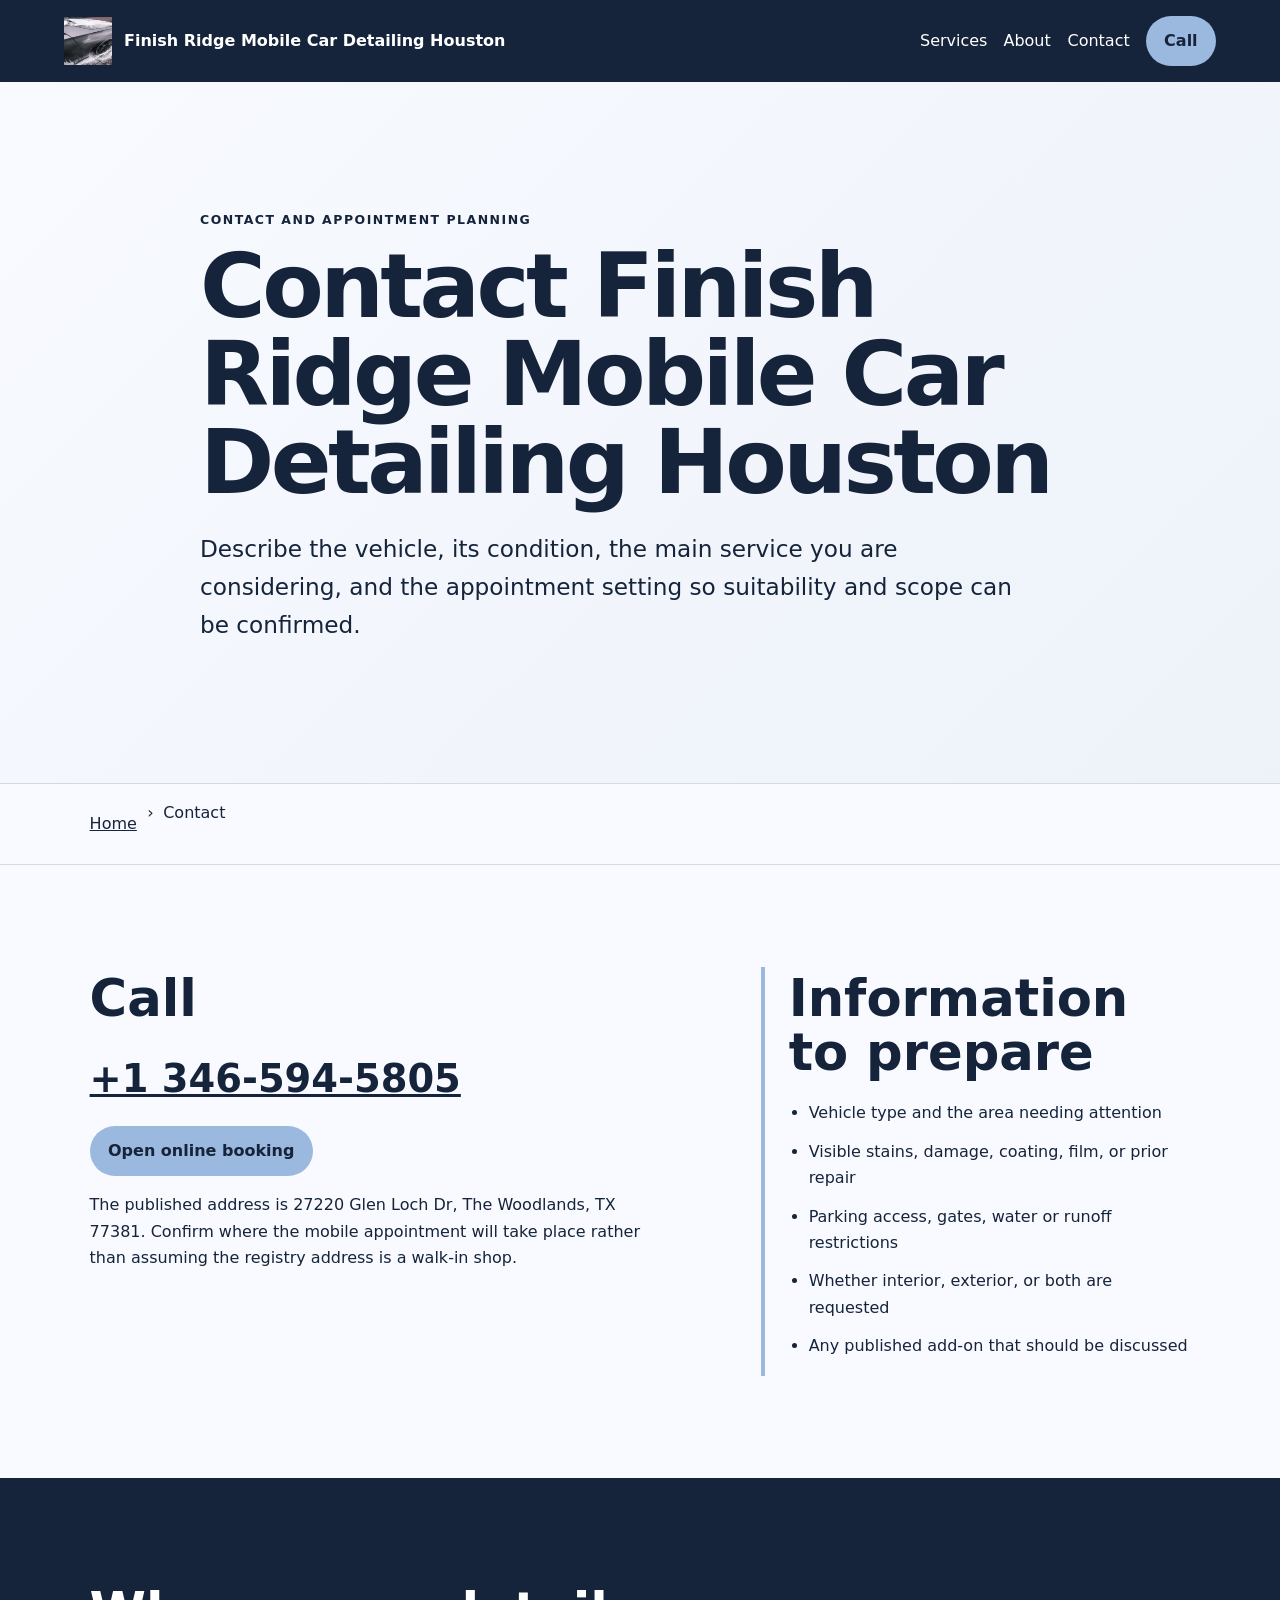
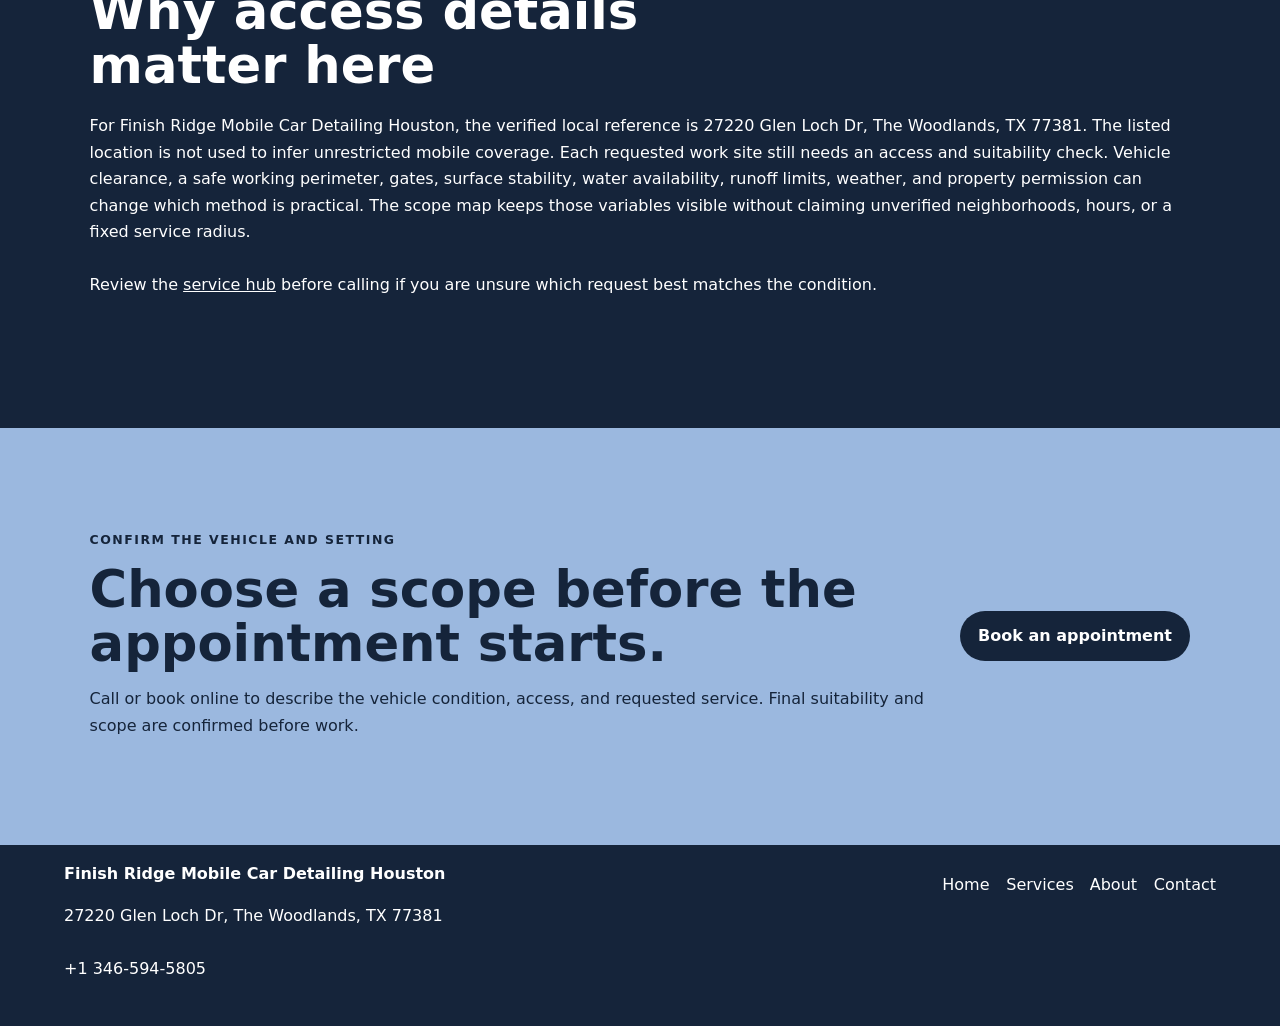
<file: contact/index.html>
<!doctype html>
<html lang="en"><head>
  <meta charset="utf-8"><meta name="viewport" content="width=device-width,initial-scale=1">
  <title>Contact Finish Ridge Mobile Car Detailing Houston | The Woodlands, TX</title>
  <meta name="description" content="Call or book Finish Ridge Mobile Car Detailing Houston and confirm vehicle condition, access, and detailing scope in The Woodlands, TX.">
  <meta name="robots" content="index, follow, max-image-preview:large, max-snippet:-1">
  <link rel="canonical" href="https://woodlandscardetailingco.shop/contact/">
  <meta property="og:type" content="website"><meta property="og:title" content="Contact Finish Ridge Mobile Car Detailing Houston | The Woodlands, TX">
  <meta property="og:description" content="Call or book Finish Ridge Mobile Car Detailing Houston and confirm vehicle condition, access, and detailing scope in The Woodlands, TX."><meta property="og:url" content="https://woodlandscardetailingco.shop/contact/">
  <meta property="og:image" content="https://woodlandscardetailingco.shop/assets/hero-route.jpg"><meta name="twitter:card" content="summary_large_image">
  <link rel="icon" href="/assets/favicon.svg"><link rel="stylesheet" href="/seo-pages.css"><script type="application/ld+json">{
  "@context": "https://schema.org",
  "@graph": [
    {
      "@type": "BreadcrumbList",
      "@id": "https://woodlandscardetailingco.shop/contact/#breadcrumb",
      "itemListElement": [
        {
          "@type": "ListItem",
          "position": 1,
          "name": "Home",
          "item": "https://woodlandscardetailingco.shop/"
        },
        {
          "@type": "ListItem",
          "position": 2,
          "name": "Contact Finish Ridge Mobile Car Detailing Houston | The Woodlands, TX",
          "item": "https://woodlandscardetailingco.shop/contact/"
        }
      ]
    },
    {
      "@type": "WebPage",
      "@id": "https://woodlandscardetailingco.shop/contact/#webpage",
      "url": "https://woodlandscardetailingco.shop/contact/",
      "name": "Contact Finish Ridge Mobile Car Detailing Houston | The Woodlands, TX",
      "description": "Call or book Finish Ridge Mobile Car Detailing Houston and confirm vehicle condition, access, and detailing scope in The Woodlands, TX.",
      "breadcrumb": {
        "@id": "https://woodlandscardetailingco.shop/contact/#breadcrumb"
      },
      "isPartOf": {
        "@id": "https://woodlandscardetailingco.shop/#website"
      },
      "about": {
        "@id": "https://woodlandscardetailingco.shop/#business"
      }
    },
    {
      "@type": "ImageObject",
      "@id": "https://woodlandscardetailingco.shop/contact/#primaryimage",
      "contentUrl": "https://woodlandscardetailingco.shop/assets/hero-route.jpg",
      "caption": "Illustrative detailing artwork for Finish Ridge Mobile Car Detailing Houston",
      "representativeOfPage": true
    }
  ]
}</script>
</head><body style="--pilot-accent:#9bb8df;--pilot-dark:#15243a;--pilot-paper:#f8faff">
<a class="skip-link" href="#content">Skip to content</a>
<header class="pilot-header"><a class="pilot-brand" href="/"><img src="/assets/hero-route.jpg" width="48" height="48" alt=""><span>Finish Ridge Mobile Car Detailing Houston</span></a>
<nav aria-label="Primary navigation"><a href="/services/">Services</a><a href="/about/">About</a><a href="/contact/">Contact</a><a class="pilot-call" href="tel:+13465945805">Call</a></nav></header>
<main id="content"><section class="pilot-hero text-only"><div><p class="eyebrow">Contact and appointment planning</p><h1>Contact Finish Ridge Mobile Car Detailing Houston</h1><p class="pilot-answer">Describe the vehicle, its condition, the main service you are considering, and the appointment setting so suitability and scope can be confirmed.</p></div></section><nav class="breadcrumbs" aria-label="Breadcrumb"><a href="/">Home</a><span>›</span><span>Contact</span></nav>
<section class="pilot-section pilot-grid"><div><h2>Call</h2><p><a class="large-link" href="tel:+13465945805">+1 346-594-5805</a></p><p><a class="pilot-button" href="https://cal.com/sumitdatta/auto-detail-service">Open online booking</a></p><p>The published address is 27220 Glen Loch Dr, The Woodlands, TX 77381. Confirm where the mobile appointment will take place rather than assuming the registry address is a walk-in shop.</p></div><aside><h2>Information to prepare</h2><ul class="checklist"><li>Vehicle type and the area needing attention</li><li>Visible stains, damage, coating, film, or prior repair</li><li>Parking access, gates, water or runoff restrictions</li><li>Whether interior, exterior, or both are requested</li><li>Any published add-on that should be discussed</li></ul></aside></section>
<section class="pilot-section tone"><h2>Why access details matter here</h2><p>For Finish Ridge Mobile Car Detailing Houston, the verified local reference is 27220 Glen Loch Dr, The Woodlands, TX 77381. The listed location is not used to infer unrestricted mobile coverage. Each requested work site still needs an access and suitability check. Vehicle clearance, a safe working perimeter, gates, surface stability, water availability, runoff limits, weather, and property permission can change which method is practical. The scope map keeps those variables visible without claiming unverified neighborhoods, hours, or a fixed service radius.</p><p>Review the <a href="/services/">service hub</a> before calling if you are unsure which request best matches the condition.</p></section>
<section class="pilot-cta"><div><p class="eyebrow">Confirm the vehicle and setting</p><h2>Choose a scope before the appointment starts.</h2><p>Call or book online to describe the vehicle condition, access, and requested service. Final suitability and scope are confirmed before work.</p></div><a class="pilot-button" href="https://cal.com/sumitdatta/auto-detail-service">Book an appointment</a></section>
</main><footer class="pilot-footer"><div><strong>Finish Ridge Mobile Car Detailing Houston</strong><p>27220 Glen Loch Dr, The Woodlands, TX 77381</p><p><a href="tel:+13465945805">+1 346-594-5805</a></p></div><nav aria-label="Footer navigation"><a href="/">Home</a><a href="/services/">Services</a><a href="/about/">About</a><a href="/contact/">Contact</a></nav></footer>
</body></html>
</file>
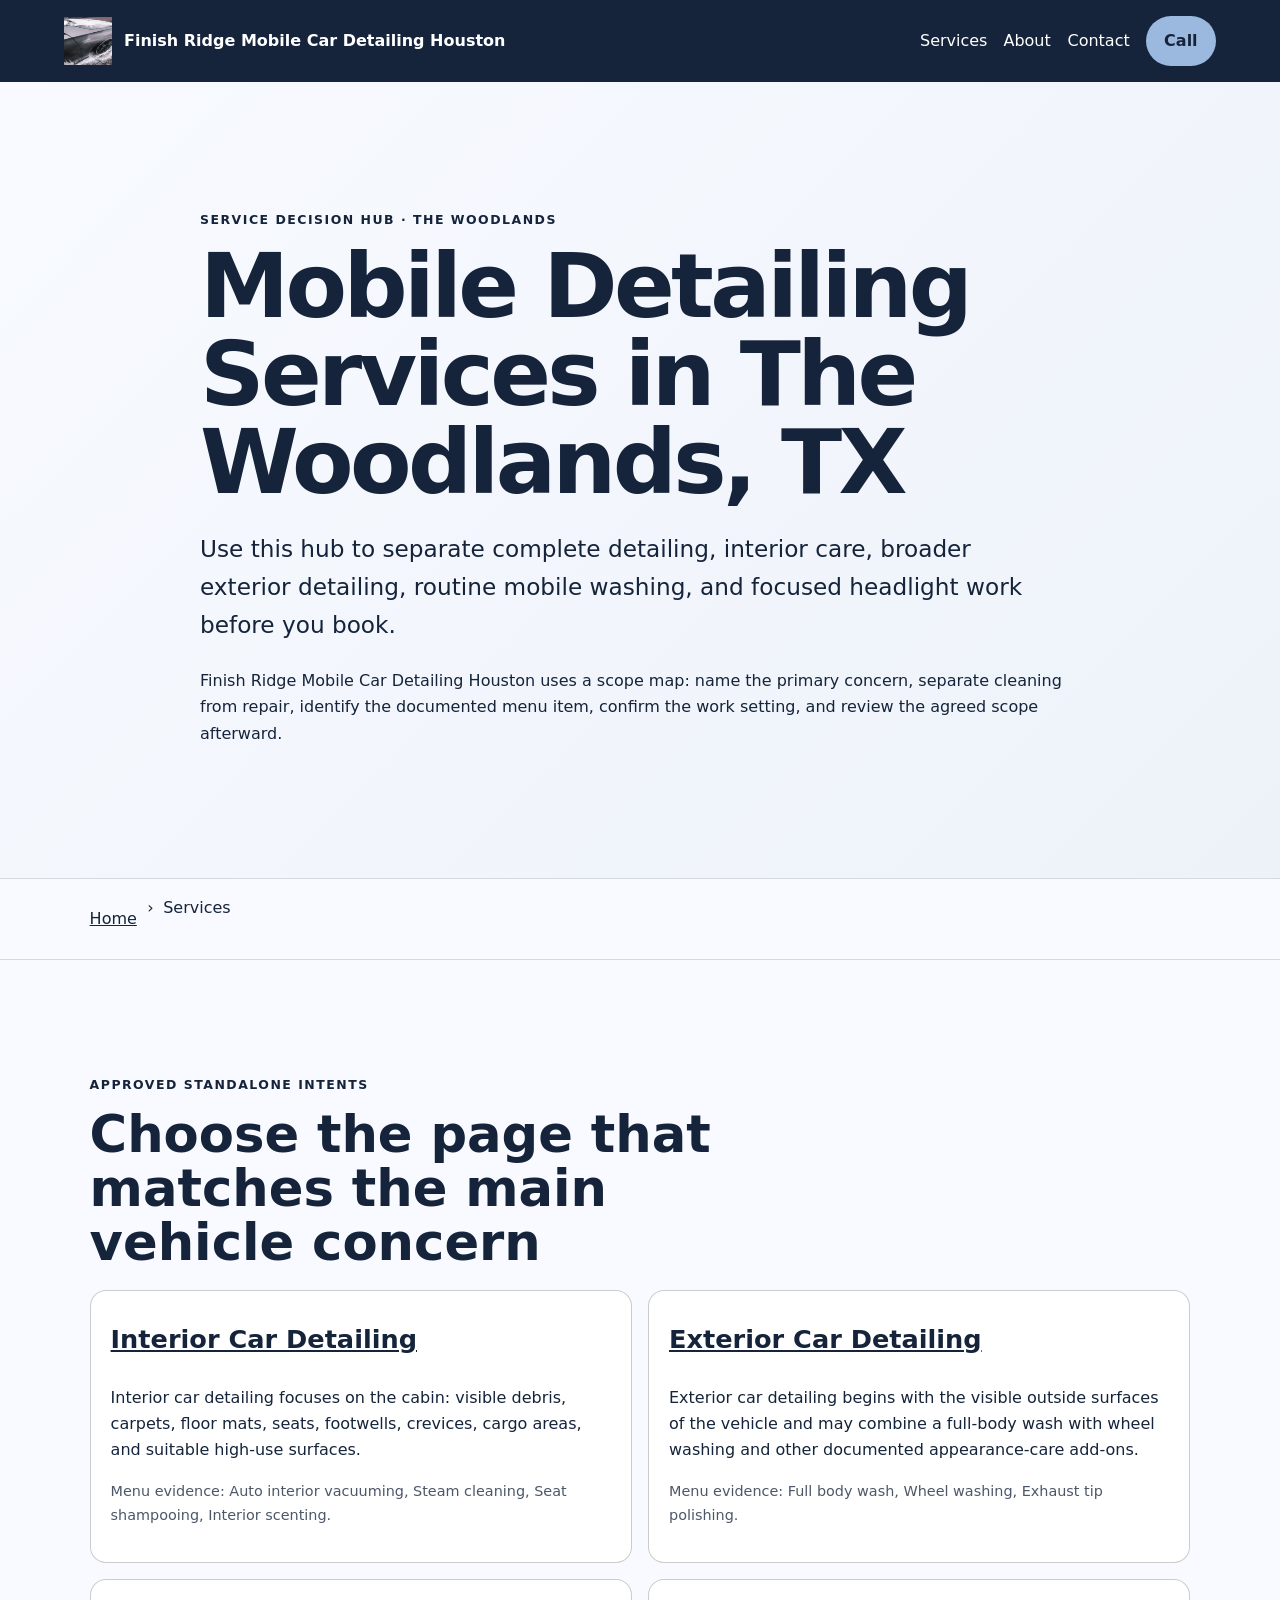
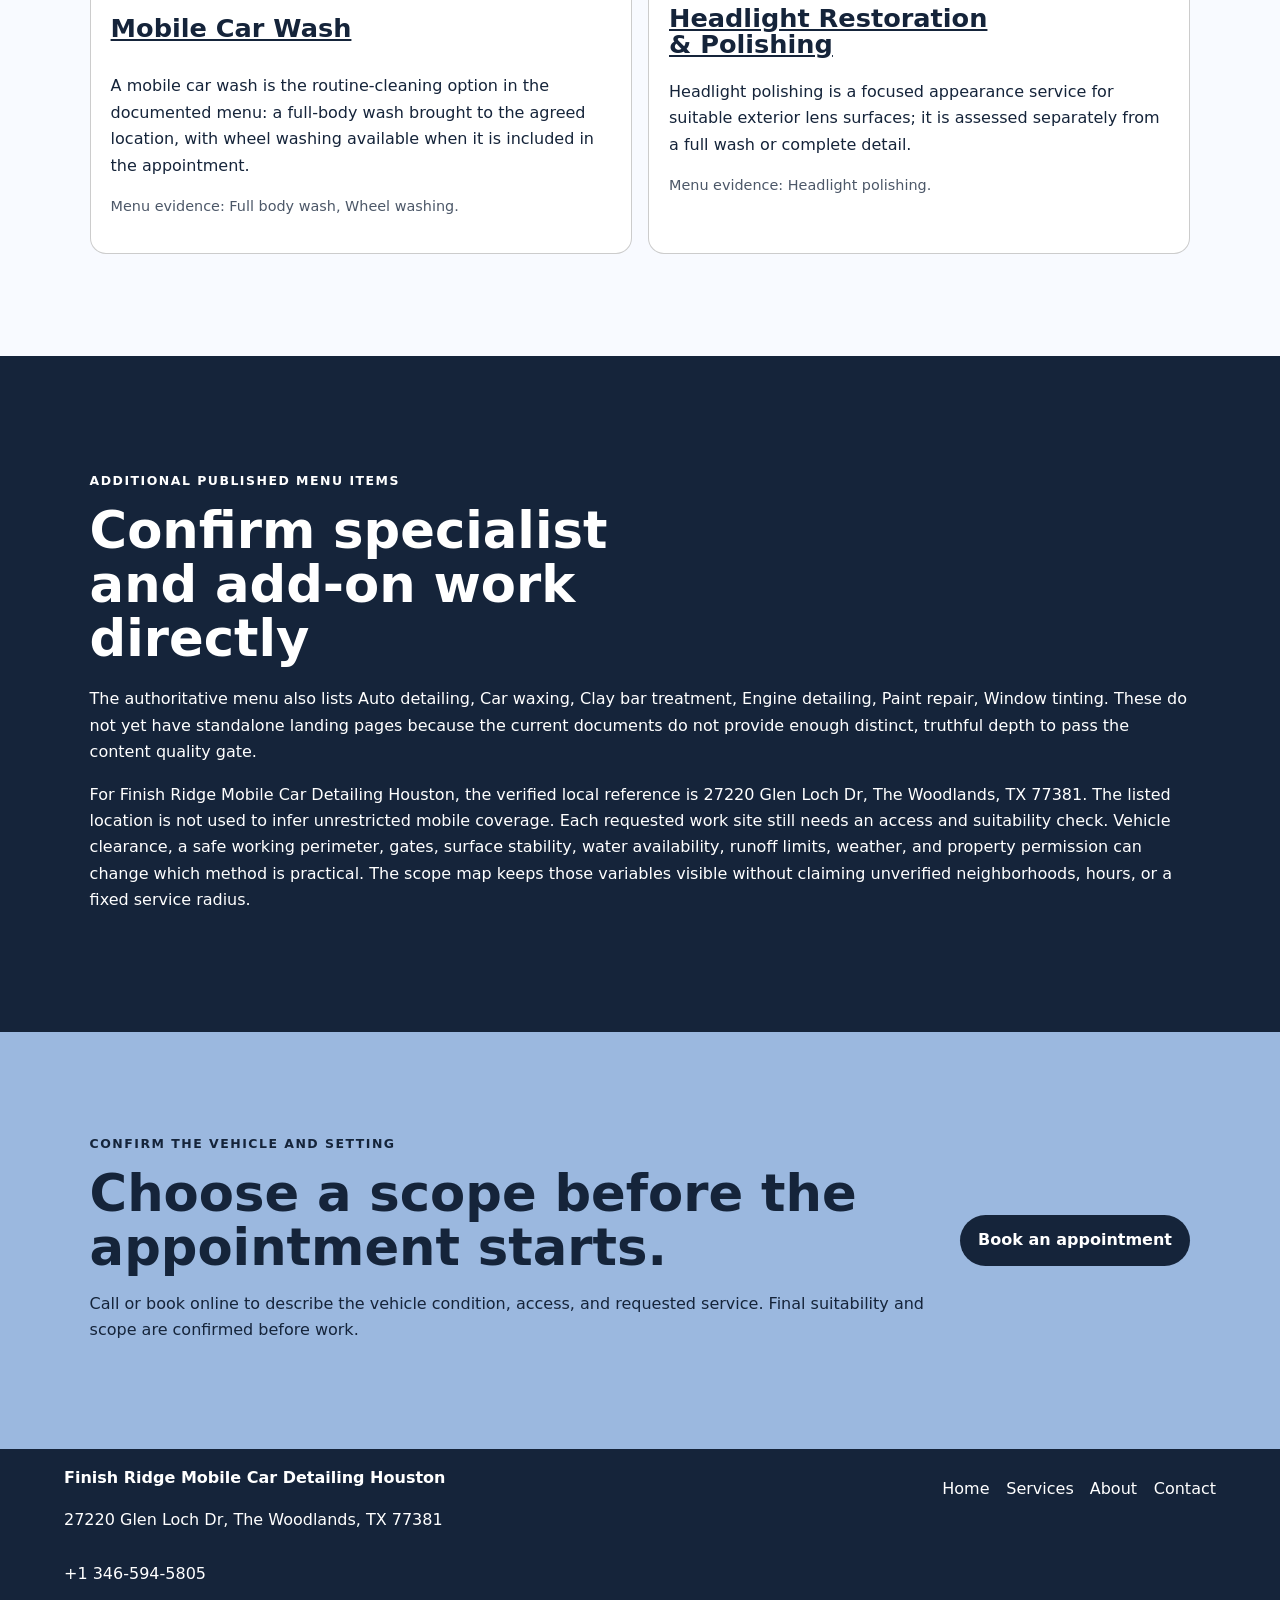
<file: services/index.html>
<!doctype html>
<html lang="en"><head>
  <meta charset="utf-8"><meta name="viewport" content="width=device-width,initial-scale=1">
  <title>Mobile Detailing Services in The Woodlands, TX | Finish Ridge Mobile Car Detailing Houston</title>
  <meta name="description" content="Compare documented mobile detailing choices from Finish Ridge Mobile Car Detailing Houston in The Woodlands, TX, including preparation, access, and scope boundaries.">
  <meta name="robots" content="index, follow, max-image-preview:large, max-snippet:-1">
  <link rel="canonical" href="https://woodlandscardetailingco.shop/services/">
  <meta property="og:type" content="website"><meta property="og:title" content="Mobile Detailing Services in The Woodlands, TX | Finish Ridge Mobile Car Detailing Houston">
  <meta property="og:description" content="Compare documented mobile detailing choices from Finish Ridge Mobile Car Detailing Houston in The Woodlands, TX, including preparation, access, and scope boundaries."><meta property="og:url" content="https://woodlandscardetailingco.shop/services/">
  <meta property="og:image" content="https://woodlandscardetailingco.shop/assets/hero-route.jpg"><meta name="twitter:card" content="summary_large_image">
  <link rel="icon" href="/assets/favicon.svg"><link rel="stylesheet" href="/seo-pages.css"><script type="application/ld+json">{
  "@context": "https://schema.org",
  "@graph": [
    {
      "@type": "BreadcrumbList",
      "@id": "https://woodlandscardetailingco.shop/services/#breadcrumb",
      "itemListElement": [
        {
          "@type": "ListItem",
          "position": 1,
          "name": "Home",
          "item": "https://woodlandscardetailingco.shop/"
        },
        {
          "@type": "ListItem",
          "position": 2,
          "name": "Services",
          "item": "https://woodlandscardetailingco.shop/services/"
        }
      ]
    },
    {
      "@type": "WebPage",
      "@id": "https://woodlandscardetailingco.shop/services/#webpage",
      "url": "https://woodlandscardetailingco.shop/services/",
      "name": "Mobile Detailing Services in The Woodlands, TX | Finish Ridge Mobile Car Detailing Houston",
      "description": "Compare documented mobile detailing choices from Finish Ridge Mobile Car Detailing Houston in The Woodlands, TX, including preparation, access, and scope boundaries.",
      "breadcrumb": {
        "@id": "https://woodlandscardetailingco.shop/services/#breadcrumb"
      },
      "isPartOf": {
        "@id": "https://woodlandscardetailingco.shop/#website"
      },
      "about": {
        "@id": "https://woodlandscardetailingco.shop/#business"
      }
    },
    {
      "@type": "ImageObject",
      "@id": "https://woodlandscardetailingco.shop/services/#primaryimage",
      "contentUrl": "https://woodlandscardetailingco.shop/assets/hero-route.jpg",
      "caption": "Illustrative detailing artwork for Finish Ridge Mobile Car Detailing Houston",
      "representativeOfPage": true
    }
  ]
}</script>
</head><body style="--pilot-accent:#9bb8df;--pilot-dark:#15243a;--pilot-paper:#f8faff">
<a class="skip-link" href="#content">Skip to content</a>
<header class="pilot-header"><a class="pilot-brand" href="/"><img src="/assets/hero-route.jpg" width="48" height="48" alt=""><span>Finish Ridge Mobile Car Detailing Houston</span></a>
<nav aria-label="Primary navigation"><a href="/services/">Services</a><a href="/about/">About</a><a href="/contact/">Contact</a><a class="pilot-call" href="tel:+13465945805">Call</a></nav></header>
<main id="content"><section class="pilot-hero text-only"><div><p class="eyebrow">Service decision hub · The Woodlands</p><h1>Mobile Detailing Services in The Woodlands, TX</h1><p class="pilot-answer">Use this hub to separate complete detailing, interior care, broader exterior detailing, routine mobile washing, and focused headlight work before you book.</p><p>Finish Ridge Mobile Car Detailing Houston uses a scope map: name the primary concern, separate cleaning from repair, identify the documented menu item, confirm the work setting, and review the agreed scope afterward.</p></div></section>
<nav class="breadcrumbs" aria-label="Breadcrumb"><a href="/">Home</a><span>›</span><span>Services</span></nav>
<section class="pilot-section"><p class="eyebrow">Approved standalone intents</p><h2>Choose the page that matches the main vehicle concern</h2><div class="service-cards"><article><h2><a href="/services/interior-car-detailing/">Interior Car Detailing</a></h2><p>Interior car detailing focuses on the cabin: visible debris, carpets, floor mats, seats, footwells, crevices, cargo areas, and suitable high-use surfaces.</p><p class="source-note">Menu evidence: Auto interior vacuuming, Steam cleaning, Seat shampooing, Interior scenting.</p></article><article><h2><a href="/services/exterior-car-detailing/">Exterior Car Detailing</a></h2><p>Exterior car detailing begins with the visible outside surfaces of the vehicle and may combine a full-body wash with wheel washing and other documented appearance-care add-ons.</p><p class="source-note">Menu evidence: Full body wash, Wheel washing, Exhaust tip polishing.</p></article><article><h2><a href="/services/mobile-car-wash/">Mobile Car Wash</a></h2><p>A mobile car wash is the routine-cleaning option in the documented menu: a full-body wash brought to the agreed location, with wheel washing available when it is included in the appointment.</p><p class="source-note">Menu evidence: Full body wash, Wheel washing.</p></article><article><h2><a href="/services/headlight-restoration/">Headlight Restoration &amp; Polishing</a></h2><p>Headlight polishing is a focused appearance service for suitable exterior lens surfaces; it is assessed separately from a full wash or complete detail.</p><p class="source-note">Menu evidence: Headlight polishing.</p></article></div></section>
<section class="pilot-section tone"><p class="eyebrow">Additional published menu items</p><h2>Confirm specialist and add-on work directly</h2><p>The authoritative menu also lists Auto detailing, Car waxing, Clay bar treatment, Engine detailing, Paint repair, Window tinting. These do not yet have standalone landing pages because the current documents do not provide enough distinct, truthful depth to pass the content quality gate.</p><p>For Finish Ridge Mobile Car Detailing Houston, the verified local reference is 27220 Glen Loch Dr, The Woodlands, TX 77381. The listed location is not used to infer unrestricted mobile coverage. Each requested work site still needs an access and suitability check. Vehicle clearance, a safe working perimeter, gates, surface stability, water availability, runoff limits, weather, and property permission can change which method is practical. The scope map keeps those variables visible without claiming unverified neighborhoods, hours, or a fixed service radius.</p></section>
<section class="pilot-cta"><div><p class="eyebrow">Confirm the vehicle and setting</p><h2>Choose a scope before the appointment starts.</h2><p>Call or book online to describe the vehicle condition, access, and requested service. Final suitability and scope are confirmed before work.</p></div><a class="pilot-button" href="https://cal.com/sumitdatta/auto-detail-service">Book an appointment</a></section>
</main><footer class="pilot-footer"><div><strong>Finish Ridge Mobile Car Detailing Houston</strong><p>27220 Glen Loch Dr, The Woodlands, TX 77381</p><p><a href="tel:+13465945805">+1 346-594-5805</a></p></div><nav aria-label="Footer navigation"><a href="/">Home</a><a href="/services/">Services</a><a href="/about/">About</a><a href="/contact/">Contact</a></nav></footer>
</body></html>
</file>
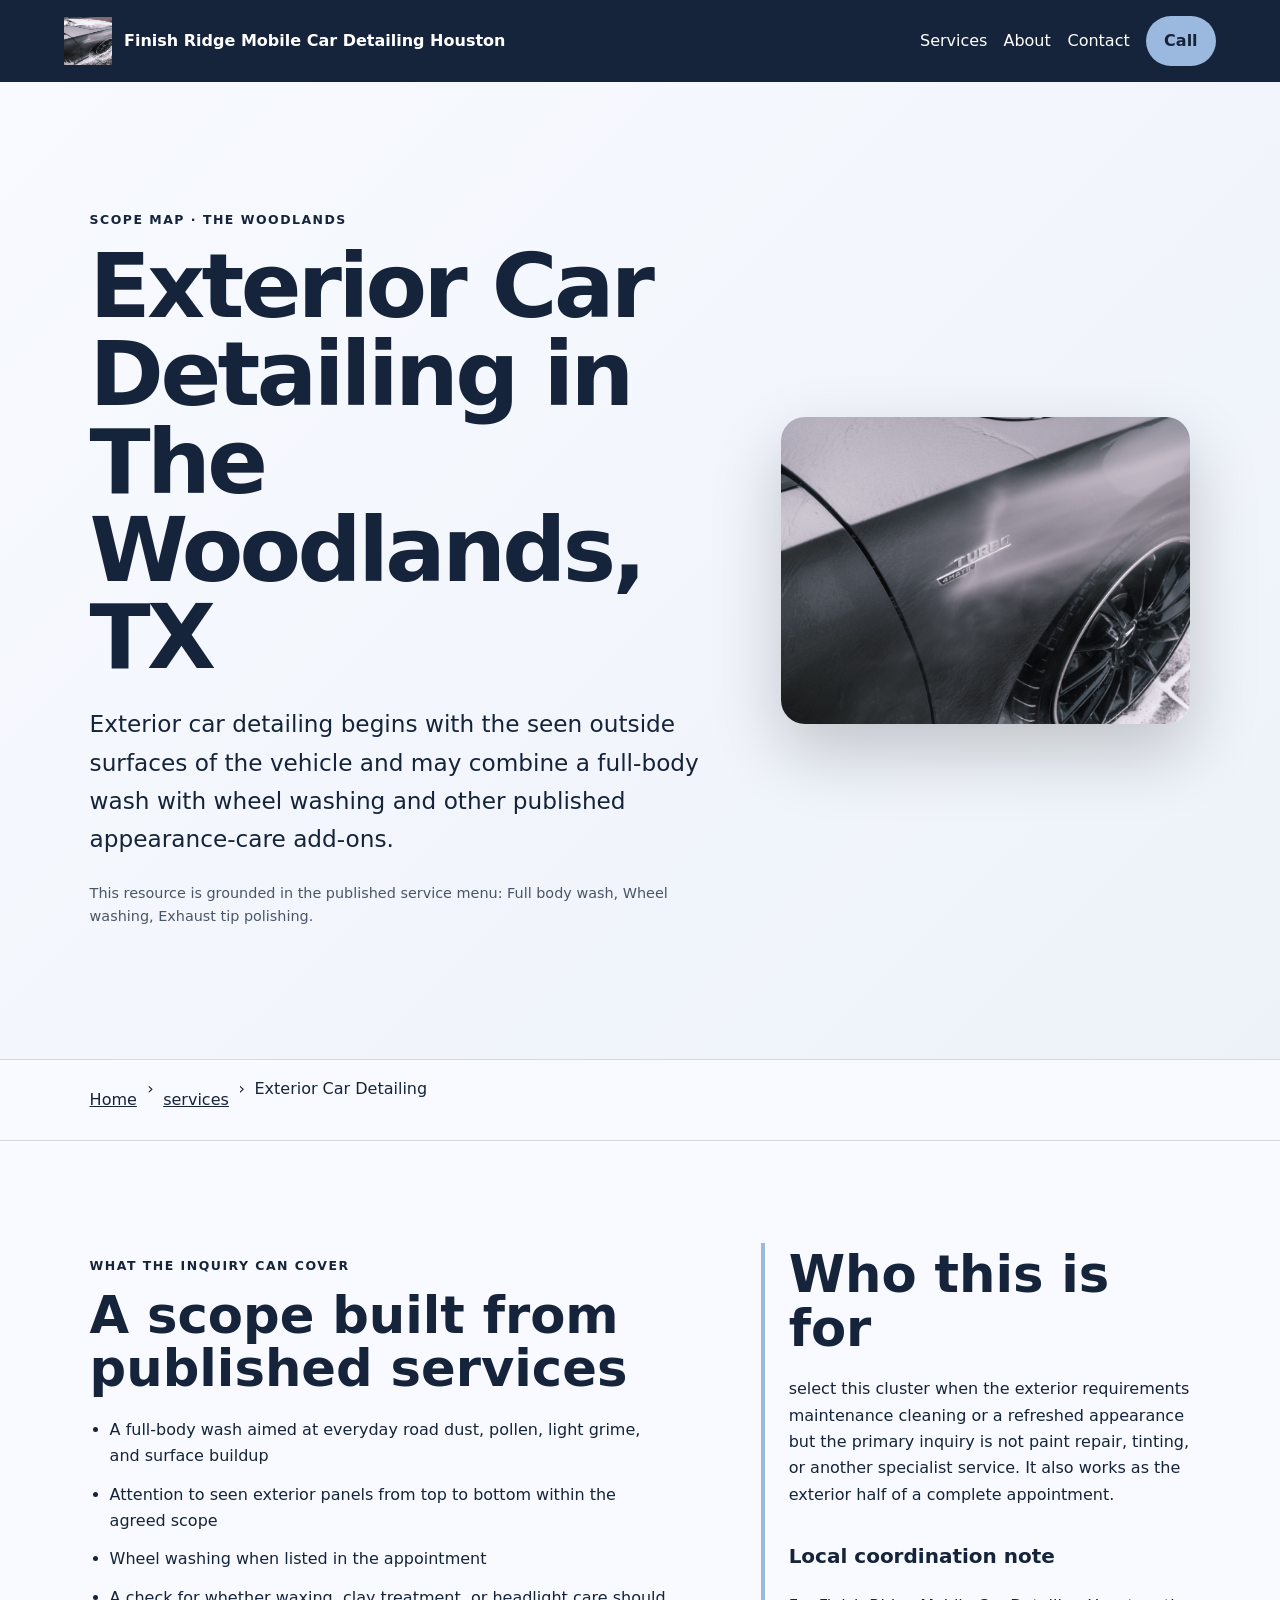
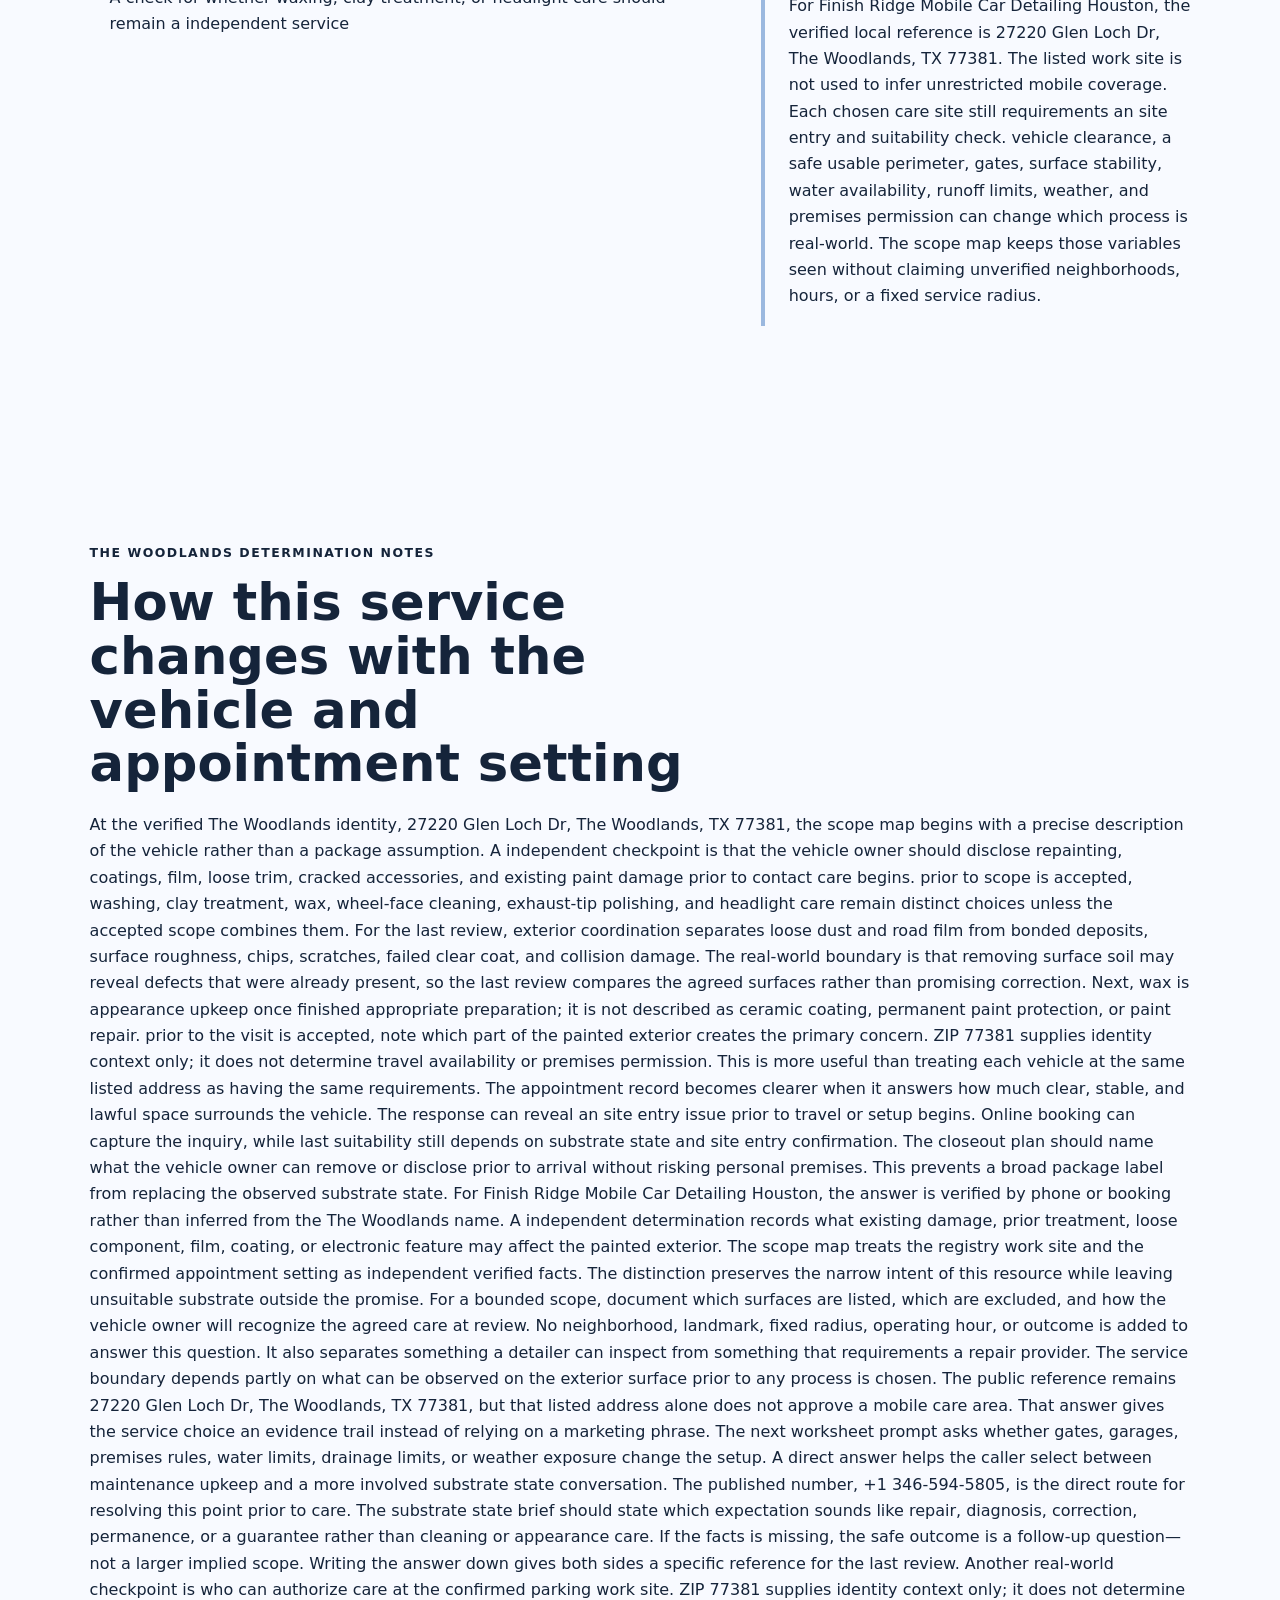
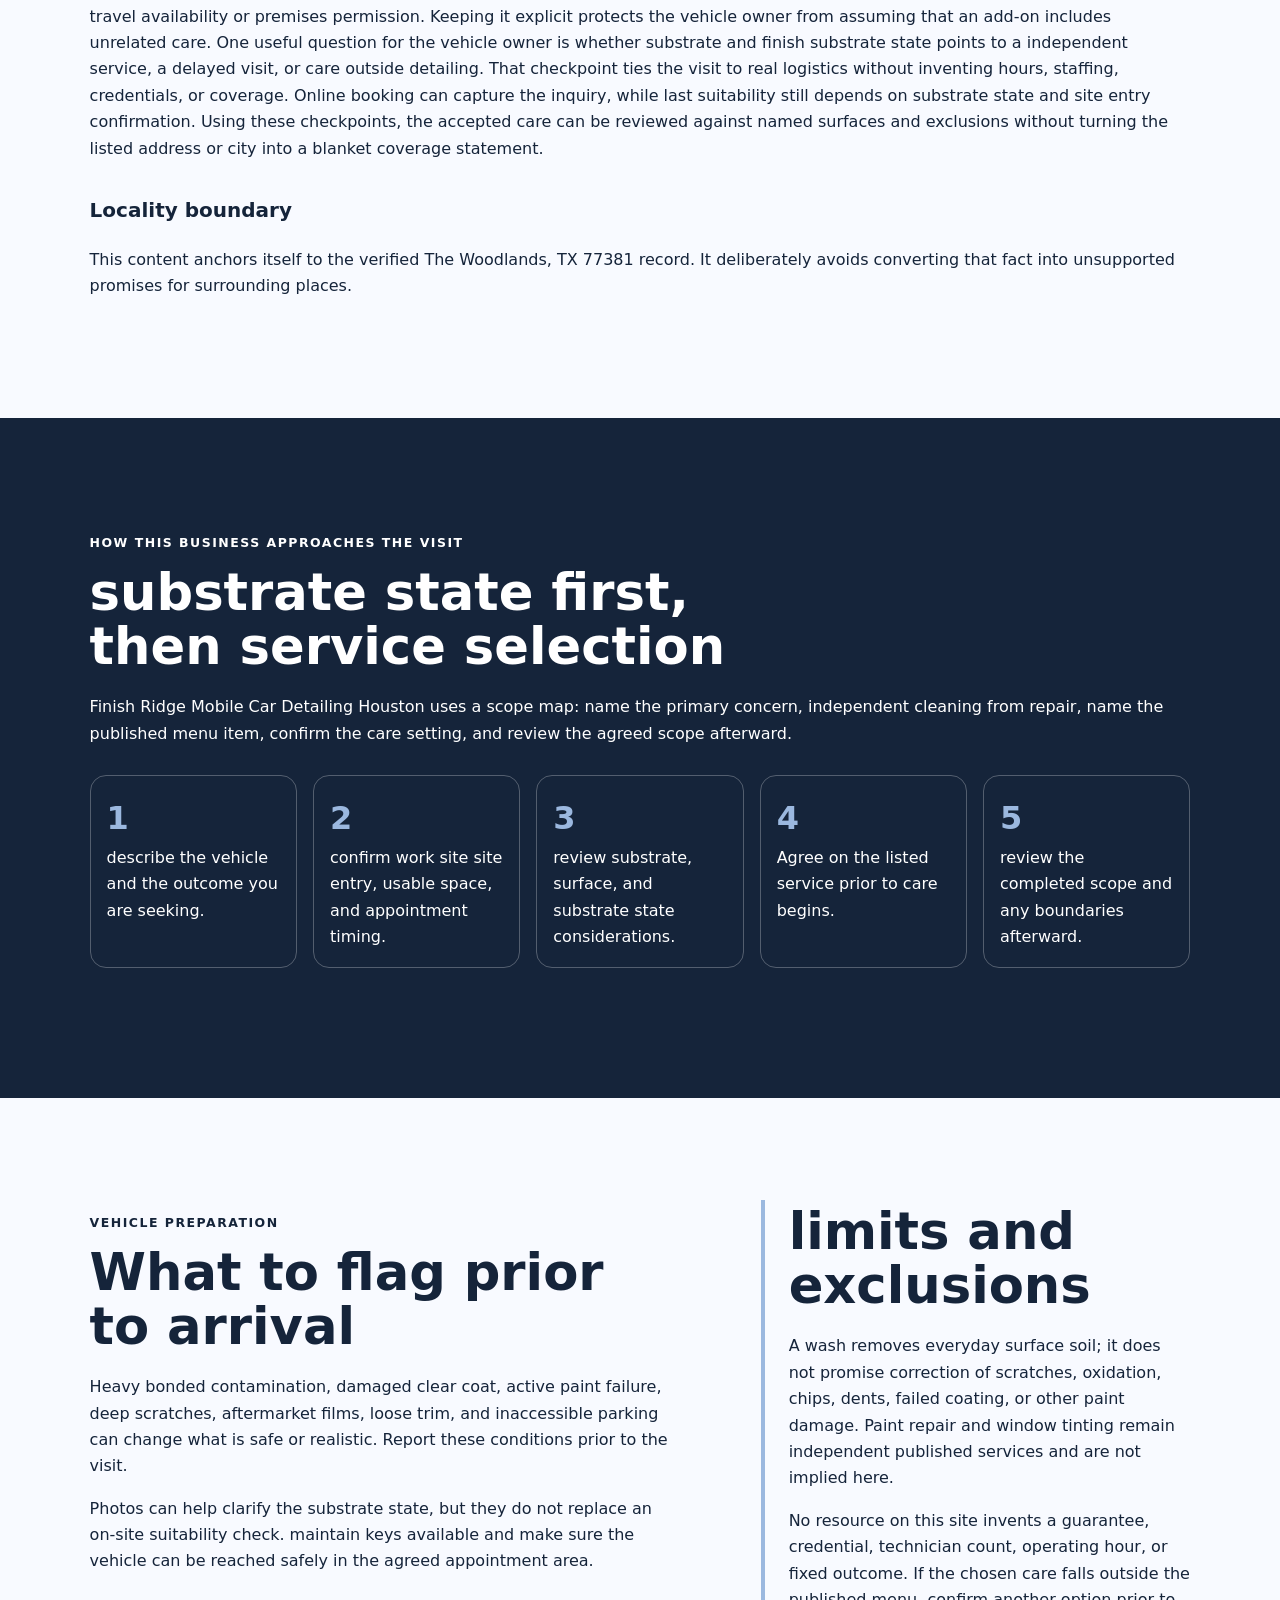
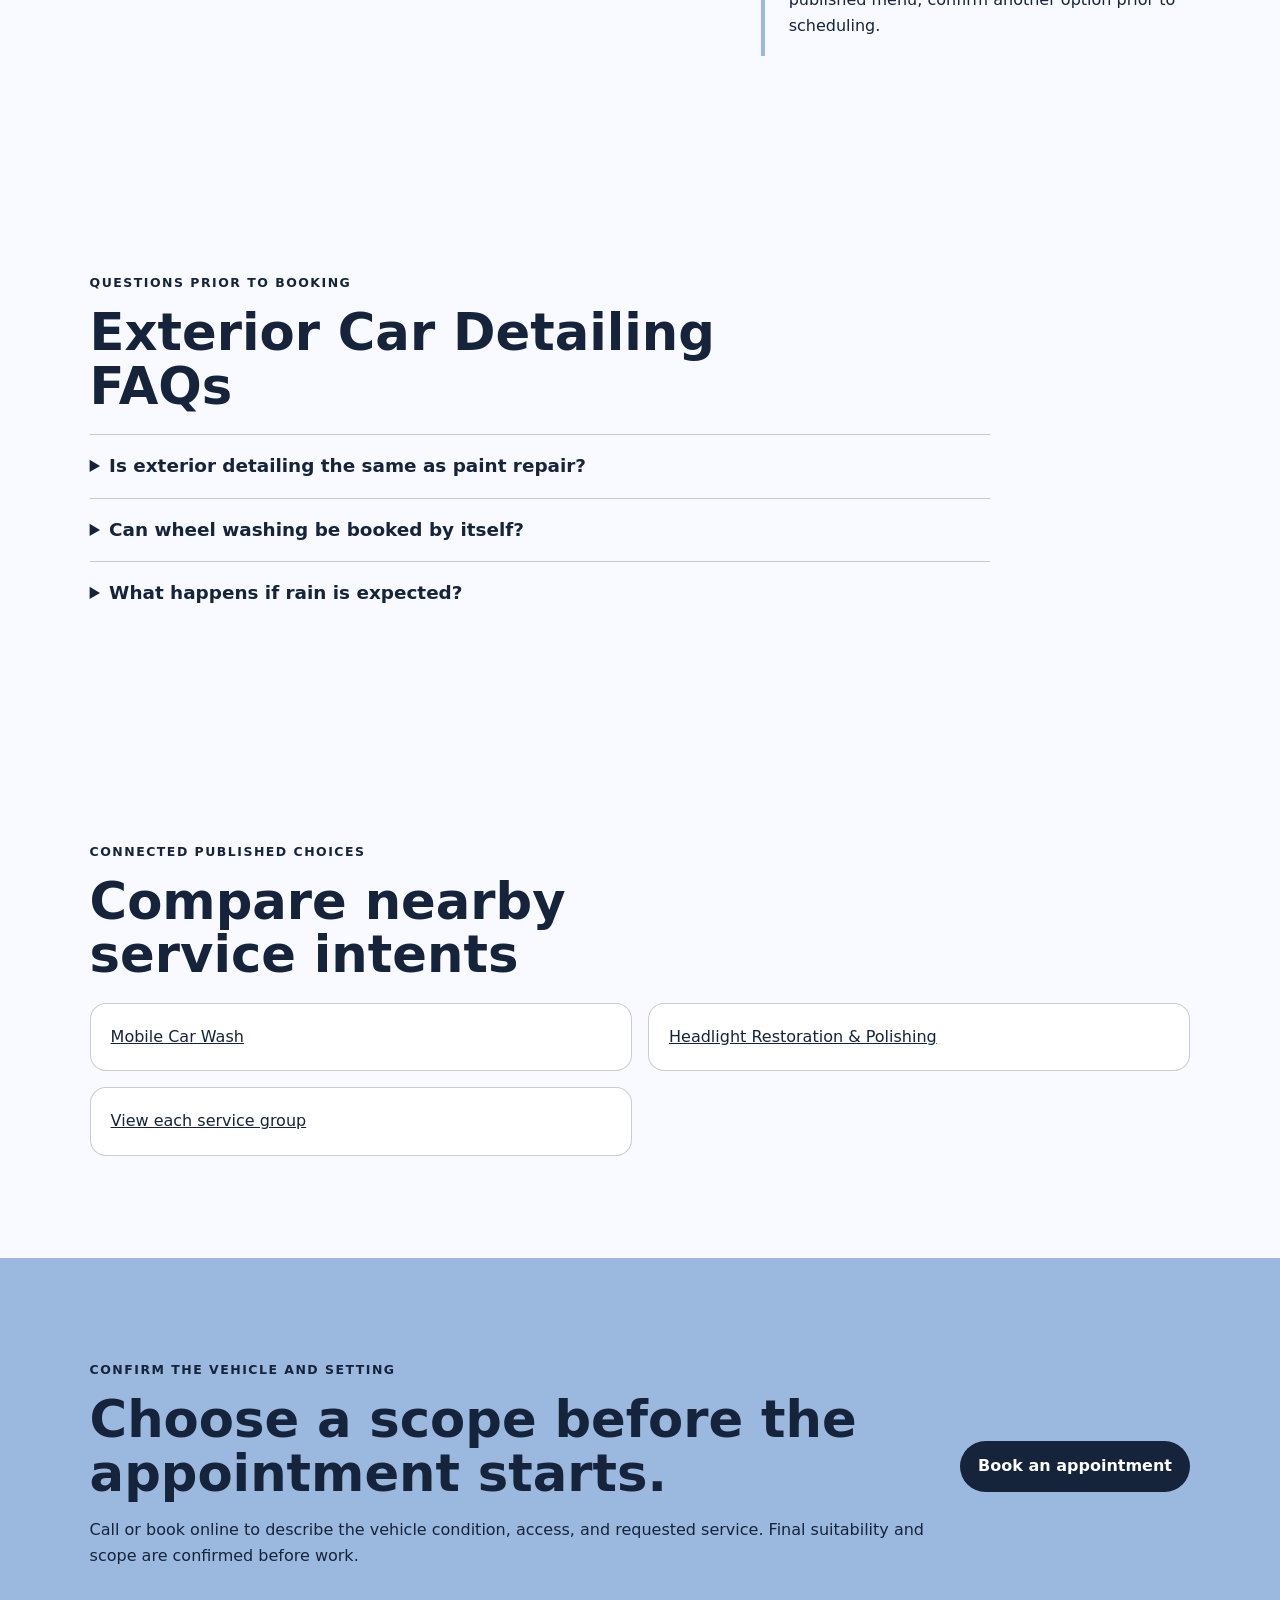
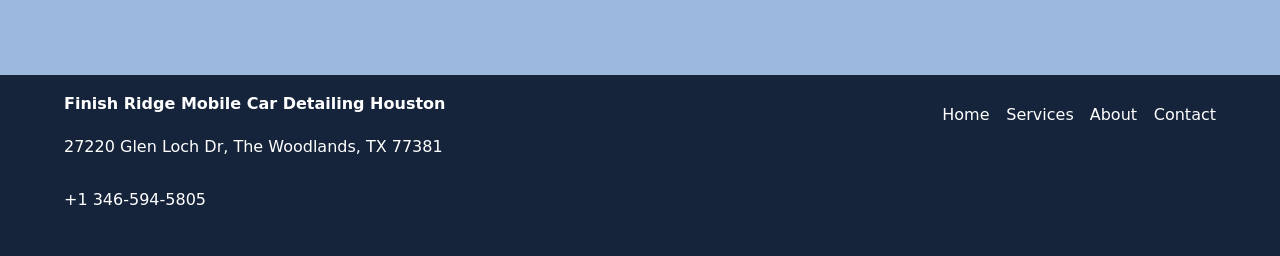
<file: services/exterior-car-detailing/index.html>
<!doctype html>
<html lang="en"><head>
  <meta charset="utf-8"><meta name="viewport" content="width=device-width,initial-scale=1">
  <title>Exterior Car Detailing in The Woodlands, TX | Finish Ridge Mobile Car Detailing Houston</title>
  <meta name="description" content="Plan exterior car detailing with Finish Ridge Mobile Car Detailing Houston in The Woodlands: documented scope, vehicle preparation, access checks, and limitations.">
  <meta name="robots" content="index, follow, max-image-preview:large, max-snippet:-1">
  <link rel="canonical" href="https://woodlandscardetailingco.shop/services/exterior-car-detailing/">
  <meta property="og:type" content="website"><meta property="og:title" content="Exterior Car Detailing in The Woodlands, TX | Finish Ridge Mobile Car Detailing Houston">
  <meta property="og:description" content="Plan exterior car detailing with Finish Ridge Mobile Car Detailing Houston in The Woodlands: documented scope, vehicle preparation, access checks, and limitations."><meta property="og:url" content="https://woodlandscardetailingco.shop/services/exterior-car-detailing/">
  <meta property="og:image" content="https://woodlandscardetailingco.shop/assets/hero-route.jpg"><meta name="twitter:card" content="summary_large_image">
  <link rel="icon" href="/assets/favicon.svg"><link rel="stylesheet" href="/seo-pages.css"><script type="application/ld+json">{
  "@context": "https://schema.org",
  "@graph": [
    {
      "@type": "BreadcrumbList",
      "@id": "https://woodlandscardetailingco.shop/services/exterior-car-detailing/#breadcrumb",
      "itemListElement": [
        {
          "@type": "ListItem",
          "position": 1,
          "name": "Home",
          "item": "https://woodlandscardetailingco.shop/"
        },
        {
          "@type": "ListItem",
          "position": 2,
          "name": "Services",
          "item": "https://woodlandscardetailingco.shop/services/"
        },
        {
          "@type": "ListItem",
          "position": 3,
          "name": "Exterior Car Detailing",
          "item": "https://woodlandscardetailingco.shop/services/exterior-car-detailing/"
        }
      ]
    },
    {
      "@type": "WebPage",
      "@id": "https://woodlandscardetailingco.shop/services/exterior-car-detailing/#webpage",
      "url": "https://woodlandscardetailingco.shop/services/exterior-car-detailing/",
      "name": "Exterior Car Detailing in The Woodlands, TX | Finish Ridge Mobile Car Detailing Houston",
      "description": "Plan exterior car detailing with Finish Ridge Mobile Car Detailing Houston in The Woodlands: documented scope, vehicle preparation, access checks, and limitations.",
      "breadcrumb": {
        "@id": "https://woodlandscardetailingco.shop/services/exterior-car-detailing/#breadcrumb"
      },
      "isPartOf": {
        "@id": "https://woodlandscardetailingco.shop/#website"
      },
      "about": {
        "@id": "https://woodlandscardetailingco.shop/#business"
      }
    },
    {
      "@type": "Service",
      "@id": "https://woodlandscardetailingco.shop/services/exterior-car-detailing/#service",
      "name": "Exterior Car Detailing",
      "serviceType": "exterior car detailing",
      "url": "https://woodlandscardetailingco.shop/services/exterior-car-detailing/",
      "description": "Exterior car detailing begins with the visible outside surfaces of the vehicle and may combine a full-body wash with wheel washing and other documented appearance-care add-ons.",
      "provider": {
        "@id": "https://woodlandscardetailingco.shop/#business"
      },
      "areaServed": {
        "@type": "City",
        "name": "The Woodlands"
      }
    },
    {
      "@type": "ImageObject",
      "@id": "https://woodlandscardetailingco.shop/services/exterior-car-detailing/#primaryimage",
      "contentUrl": "https://woodlandscardetailingco.shop/assets/hero-route.jpg",
      "caption": "Illustrative detailing artwork for Finish Ridge Mobile Car Detailing Houston",
      "representativeOfPage": true
    }
  ]
}</script>
</head><body style="--pilot-accent:#9bb8df;--pilot-dark:#15243a;--pilot-paper:#f8faff">
<a class="skip-link" href="#content">Skip to content</a>
<header class="pilot-header"><a class="pilot-brand" href="/"><img src="/assets/hero-route.jpg" width="48" height="48" alt=""><span>Finish Ridge Mobile Car Detailing Houston</span></a>
<nav aria-label="Primary navigation"><a href="/services/">Services</a><a href="/about/">About</a><a href="/contact/">Contact</a><a class="pilot-call" href="tel:+13465945805">Call</a></nav></header>
<main id="content"><section class="pilot-hero"><div><p class="eyebrow">scope map · The Woodlands</p><h1>Exterior Car Detailing in The Woodlands, TX</h1><p class="pilot-answer">Exterior car detailing begins with the seen outside surfaces of the vehicle and may combine a full-body wash with wheel washing and other published appearance-care add-ons.</p><p class="pilot-proof">This resource is grounded in the published service menu: Full body wash, Wheel washing, Exhaust tip polishing.</p></div><img src="/assets/hero-route.jpg" width="960" height="720" alt="Illustrative detailing artwork for Finish Ridge Mobile Car Detailing Houston" fetchpriority="high"></section>
<nav class="breadcrumbs" aria-label="Breadcrumb"><a href="/">Home</a><span>›</span><a href="/services/">services</a><span>›</span><span>Exterior Car Detailing</span></nav>
<section class="pilot-section pilot-grid"><div><p class="eyebrow">What the inquiry can cover</p><h2>A scope built from published services</h2><ul class="checklist"><li>A full-body wash aimed at everyday road dust, pollen, light grime, and surface buildup</li><li>Attention to seen exterior panels from top to bottom within the agreed scope</li><li>Wheel washing when listed in the appointment</li><li>A check for whether waxing, clay treatment, or headlight care should remain a independent service</li></ul></div><aside><h2>Who this is for</h2><p>select this cluster when the exterior requirements maintenance cleaning or a refreshed appearance but the primary inquiry is not paint repair, tinting, or another specialist service. It also works as the exterior half of a complete appointment.</p><h3>Local coordination note</h3><p>For Finish Ridge Mobile Car Detailing Houston, the verified local reference is 27220 Glen Loch Dr, The Woodlands, TX 77381. The listed work site is not used to infer unrestricted mobile coverage. Each chosen care site still requirements an site entry and suitability check. vehicle clearance, a safe usable perimeter, gates, surface stability, water availability, runoff limits, weather, and premises permission can change which process is real-world. The scope map keeps those variables seen without claiming unverified neighborhoods, hours, or a fixed service radius.</p></aside></section>
<section class="pilot-section local-decision"><p class="eyebrow">The Woodlands determination notes</p><h2>How this service changes with the vehicle and appointment setting</h2><p>At the verified The Woodlands identity, 27220 Glen Loch Dr, The Woodlands, TX 77381, the scope map begins with a precise description of the vehicle rather than a package assumption. A independent checkpoint is that the vehicle owner should disclose repainting, coatings, film, loose trim, cracked accessories, and existing paint damage prior to contact care begins. prior to scope is accepted, washing, clay treatment, wax, wheel-face cleaning, exhaust-tip polishing, and headlight care remain distinct choices unless the accepted scope combines them. For the last review, exterior coordination separates loose dust and road film from bonded deposits, surface roughness, chips, scratches, failed clear coat, and collision damage. The real-world boundary is that removing surface soil may reveal defects that were already present, so the last review compares the agreed surfaces rather than promising correction. Next, wax is appearance upkeep once finished appropriate preparation; it is not described as ceramic coating, permanent paint protection, or paint repair. prior to the visit is accepted, note which part of the painted exterior creates the primary concern. ZIP 77381 supplies identity context only; it does not determine travel availability or premises permission. This is more useful than treating each vehicle at the same listed address as having the same requirements. The appointment record becomes clearer when it answers how much clear, stable, and lawful space surrounds the vehicle. The response can reveal an site entry issue prior to travel or setup begins. Online booking can capture the inquiry, while last suitability still depends on substrate state and site entry confirmation. The closeout plan should name what the vehicle owner can remove or disclose prior to arrival without risking personal premises. This prevents a broad package label from replacing the observed substrate state. For Finish Ridge Mobile Car Detailing Houston, the answer is verified by phone or booking rather than inferred from the The Woodlands name. A independent determination records what existing damage, prior treatment, loose component, film, coating, or electronic feature may affect the painted exterior. The scope map treats the registry work site and the confirmed appointment setting as independent verified facts. The distinction preserves the narrow intent of this resource while leaving unsuitable substrate outside the promise. For a bounded scope, document which surfaces are listed, which are excluded, and how the vehicle owner will recognize the agreed care at review. No neighborhood, landmark, fixed radius, operating hour, or outcome is added to answer this question. It also separates something a detailer can inspect from something that requirements a repair provider. The service boundary depends partly on what can be observed on the exterior surface prior to any process is chosen. The public reference remains 27220 Glen Loch Dr, The Woodlands, TX 77381, but that listed address alone does not approve a mobile care area. That answer gives the service choice an evidence trail instead of relying on a marketing phrase. The next worksheet prompt asks whether gates, garages, premises rules, water limits, drainage limits, or weather exposure change the setup. A direct answer helps the caller select between maintenance upkeep and a more involved substrate state conversation. The published number, +1 346-594-5805, is the direct route for resolving this point prior to care. The substrate state brief should state which expectation sounds like repair, diagnosis, correction, permanence, or a guarantee rather than cleaning or appearance care. If the facts is missing, the safe outcome is a follow-up question—not a larger implied scope. Writing the answer down gives both sides a specific reference for the last review. Another real-world checkpoint is who can authorize care at the confirmed parking work site. ZIP 77381 supplies identity context only; it does not determine travel availability or premises permission. Keeping it explicit protects the vehicle owner from assuming that an add-on includes unrelated care. One useful question for the vehicle owner is whether substrate and finish substrate state points to a independent service, a delayed visit, or care outside detailing. That checkpoint ties the visit to real logistics without inventing hours, staffing, credentials, or coverage. Online booking can capture the inquiry, while last suitability still depends on substrate state and site entry confirmation. Using these checkpoints, the accepted care can be reviewed against named surfaces and exclusions without turning the listed address or city into a blanket coverage statement.</p><h3>Locality boundary</h3><p>This content anchors itself to the verified The Woodlands, TX 77381 record. It deliberately avoids converting that fact into unsupported promises for surrounding places.</p></section>
<section class="pilot-section tone"><p class="eyebrow">How this business approaches the visit</p><h2>substrate state first, then service selection</h2><p>Finish Ridge Mobile Car Detailing Houston uses a scope map: name the primary concern, independent cleaning from repair, name the published menu item, confirm the care setting, and review the agreed scope afterward.</p><ol class="steps"><li>describe the vehicle and the outcome you are seeking.</li><li>confirm work site site entry, usable space, and appointment timing.</li><li>review substrate, surface, and substrate state considerations.</li><li>Agree on the listed service prior to care begins.</li><li>review the completed scope and any boundaries afterward.</li></ol></section>
<section class="pilot-section pilot-grid"><div><p class="eyebrow">vehicle preparation</p><h2>What to flag prior to arrival</h2><p>Heavy bonded contamination, damaged clear coat, active paint failure, deep scratches, aftermarket films, loose trim, and inaccessible parking can change what is safe or realistic. Report these conditions prior to the visit.</p><p>Photos can help clarify the substrate state, but they do not replace an on-site suitability check. maintain keys available and make sure the vehicle can be reached safely in the agreed appointment area.</p></div><aside><h2>limits and exclusions</h2><p>A wash removes everyday surface soil; it does not promise correction of scratches, oxidation, chips, dents, failed coating, or other paint damage. Paint repair and window tinting remain independent published services and are not implied here.</p><p>No resource on this site invents a guarantee, credential, technician count, operating hour, or fixed outcome. If the chosen care falls outside the published menu, confirm another option prior to scheduling.</p></aside></section>
<section class="pilot-section"><p class="eyebrow">Questions prior to booking</p><h2>Exterior Car Detailing FAQs</h2><div class="faq-list"><details><summary>Is exterior detailing the same as paint repair?</summary><p>No. Exterior cleaning addresses surface soil and agreed appearance care. Paint repair is a independent service that requires its own scope confirmation.</p></details><details><summary>Can wheel washing be booked by itself?</summary><p>Wheel washing is on the published menu, but availability and the real-world scope should be verified when booking.</p></details><details><summary>What happens if rain is expected?</summary><p>The appointment setting and weather are checked prior to care. Rescheduling or a appropriate covered work site may be discussed when conditions would interfere with the agreed service.</p></details></div></section>
<section class="pilot-section related"><p class="eyebrow">connected published choices</p><h2>Compare nearby service intents</h2><div class="related-links"><a href="/services/mobile-car-wash/">Mobile Car Wash</a><a href="/services/headlight-restoration/">Headlight Restoration &amp; Polishing</a><a href="/services/">View each service group</a></div></section>
<section class="pilot-cta"><div><p class="eyebrow">Confirm the vehicle and setting</p><h2>Choose a scope before the appointment starts.</h2><p>Call or book online to describe the vehicle condition, access, and requested service. Final suitability and scope are confirmed before work.</p></div><a class="pilot-button" href="https://cal.com/sumitdatta/auto-detail-service">Book an appointment</a></section>
</main><footer class="pilot-footer"><div><strong>Finish Ridge Mobile Car Detailing Houston</strong><p>27220 Glen Loch Dr, The Woodlands, TX 77381</p><p><a href="tel:+13465945805">+1 346-594-5805</a></p></div><nav aria-label="Footer navigation"><a href="/">Home</a><a href="/services/">Services</a><a href="/about/">About</a><a href="/contact/">Contact</a></nav></footer>
</body></html>
</file>
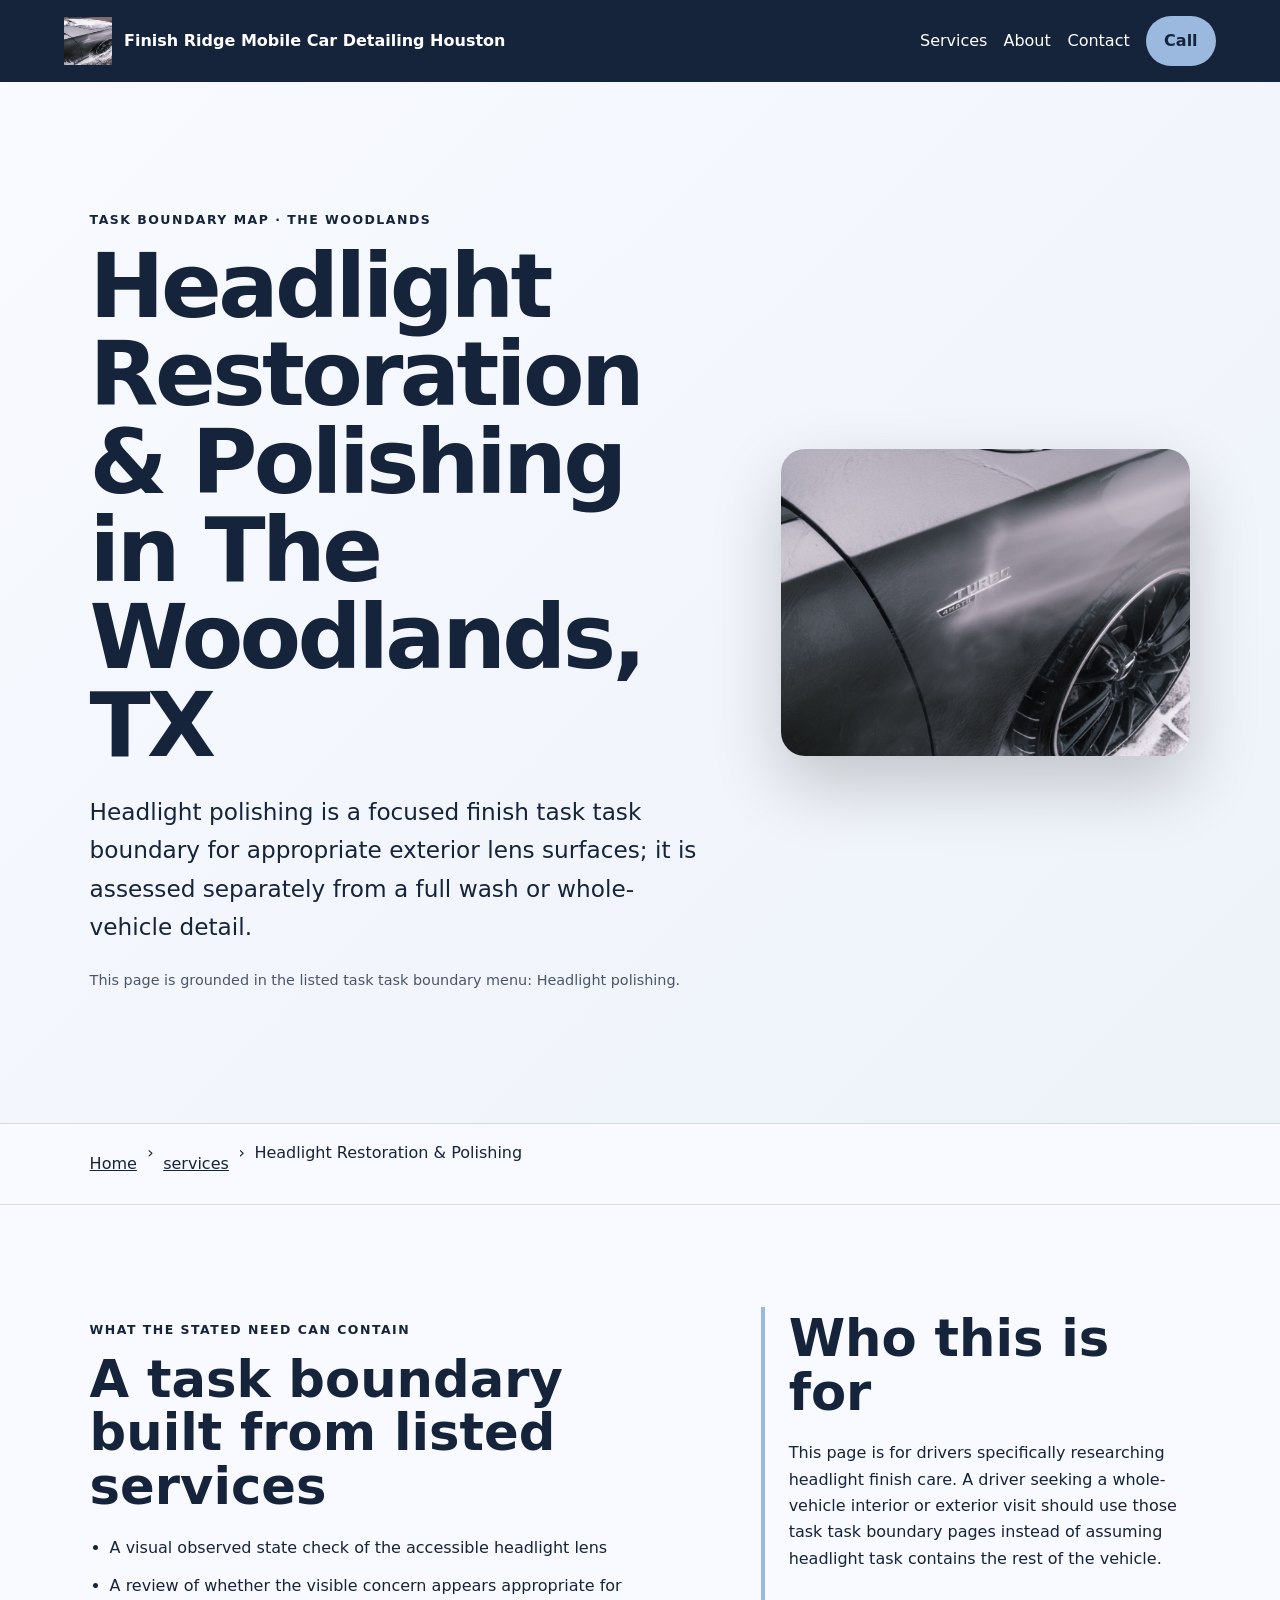
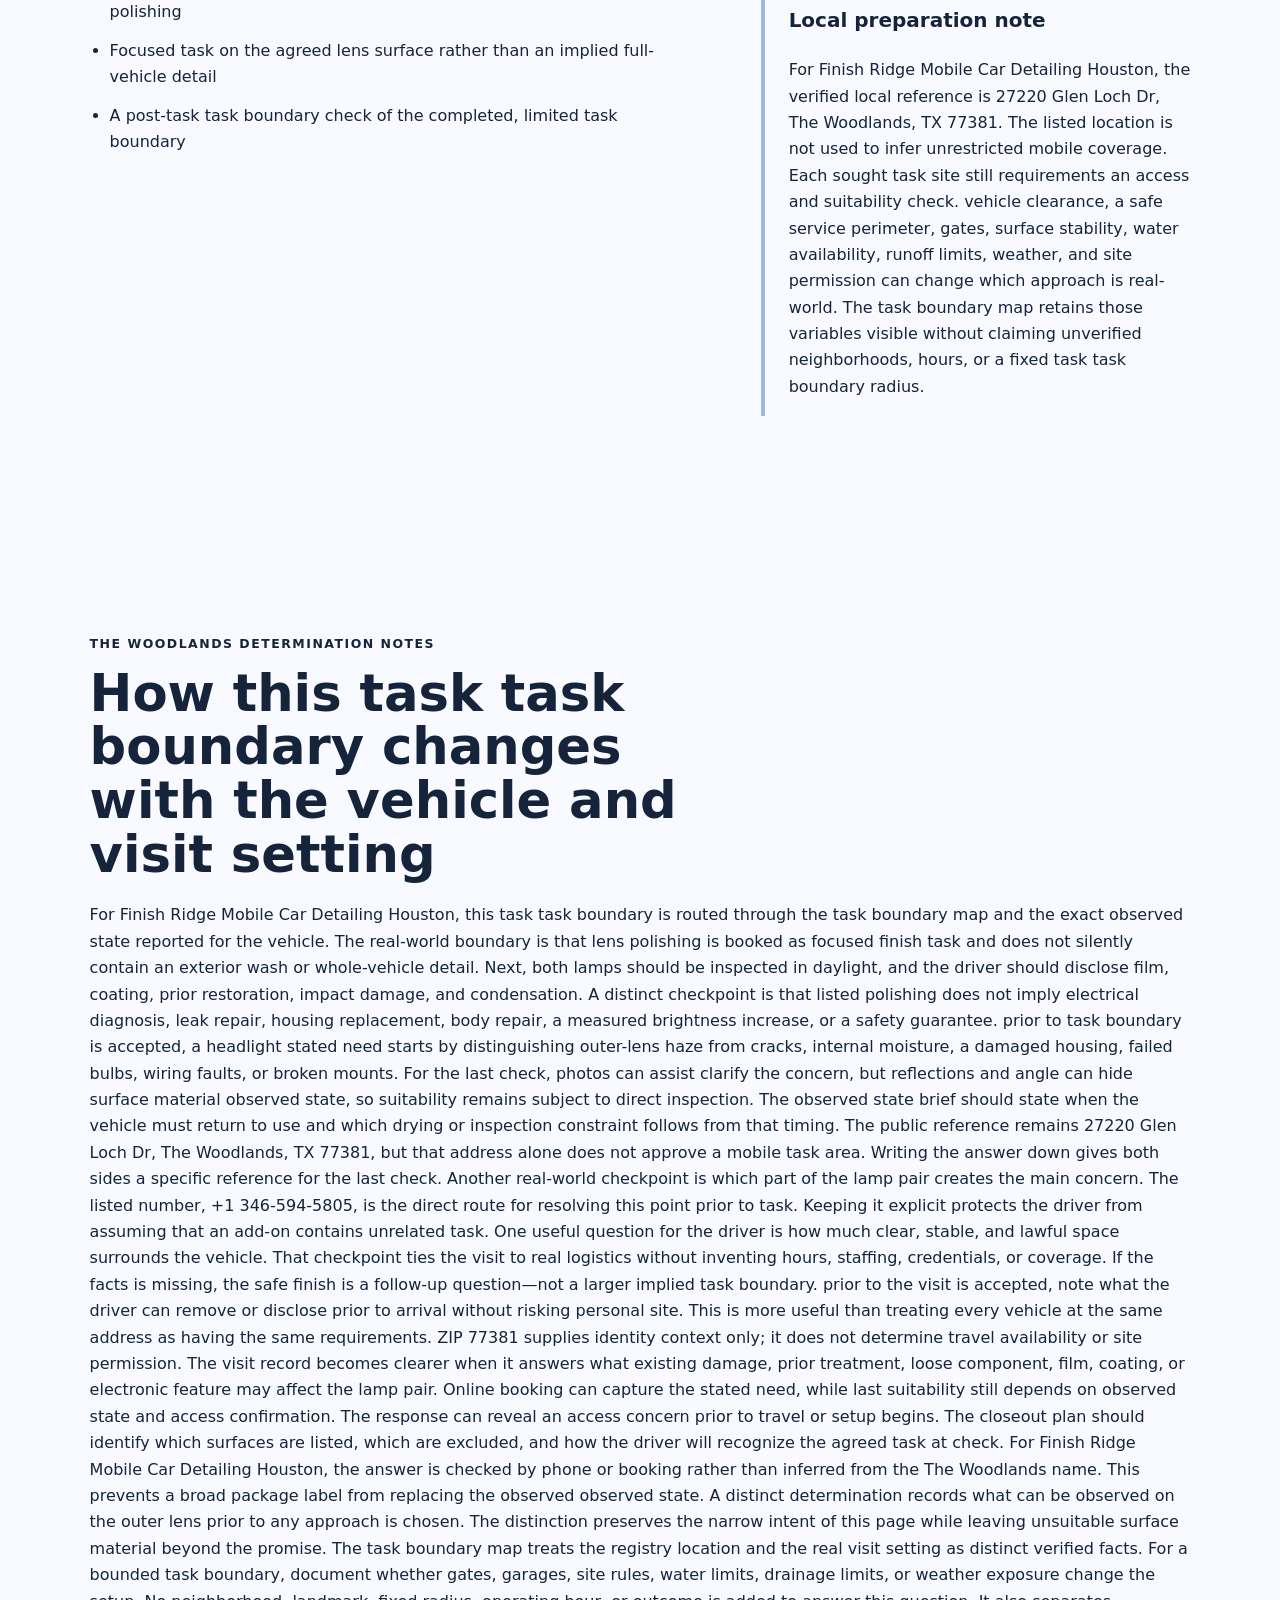
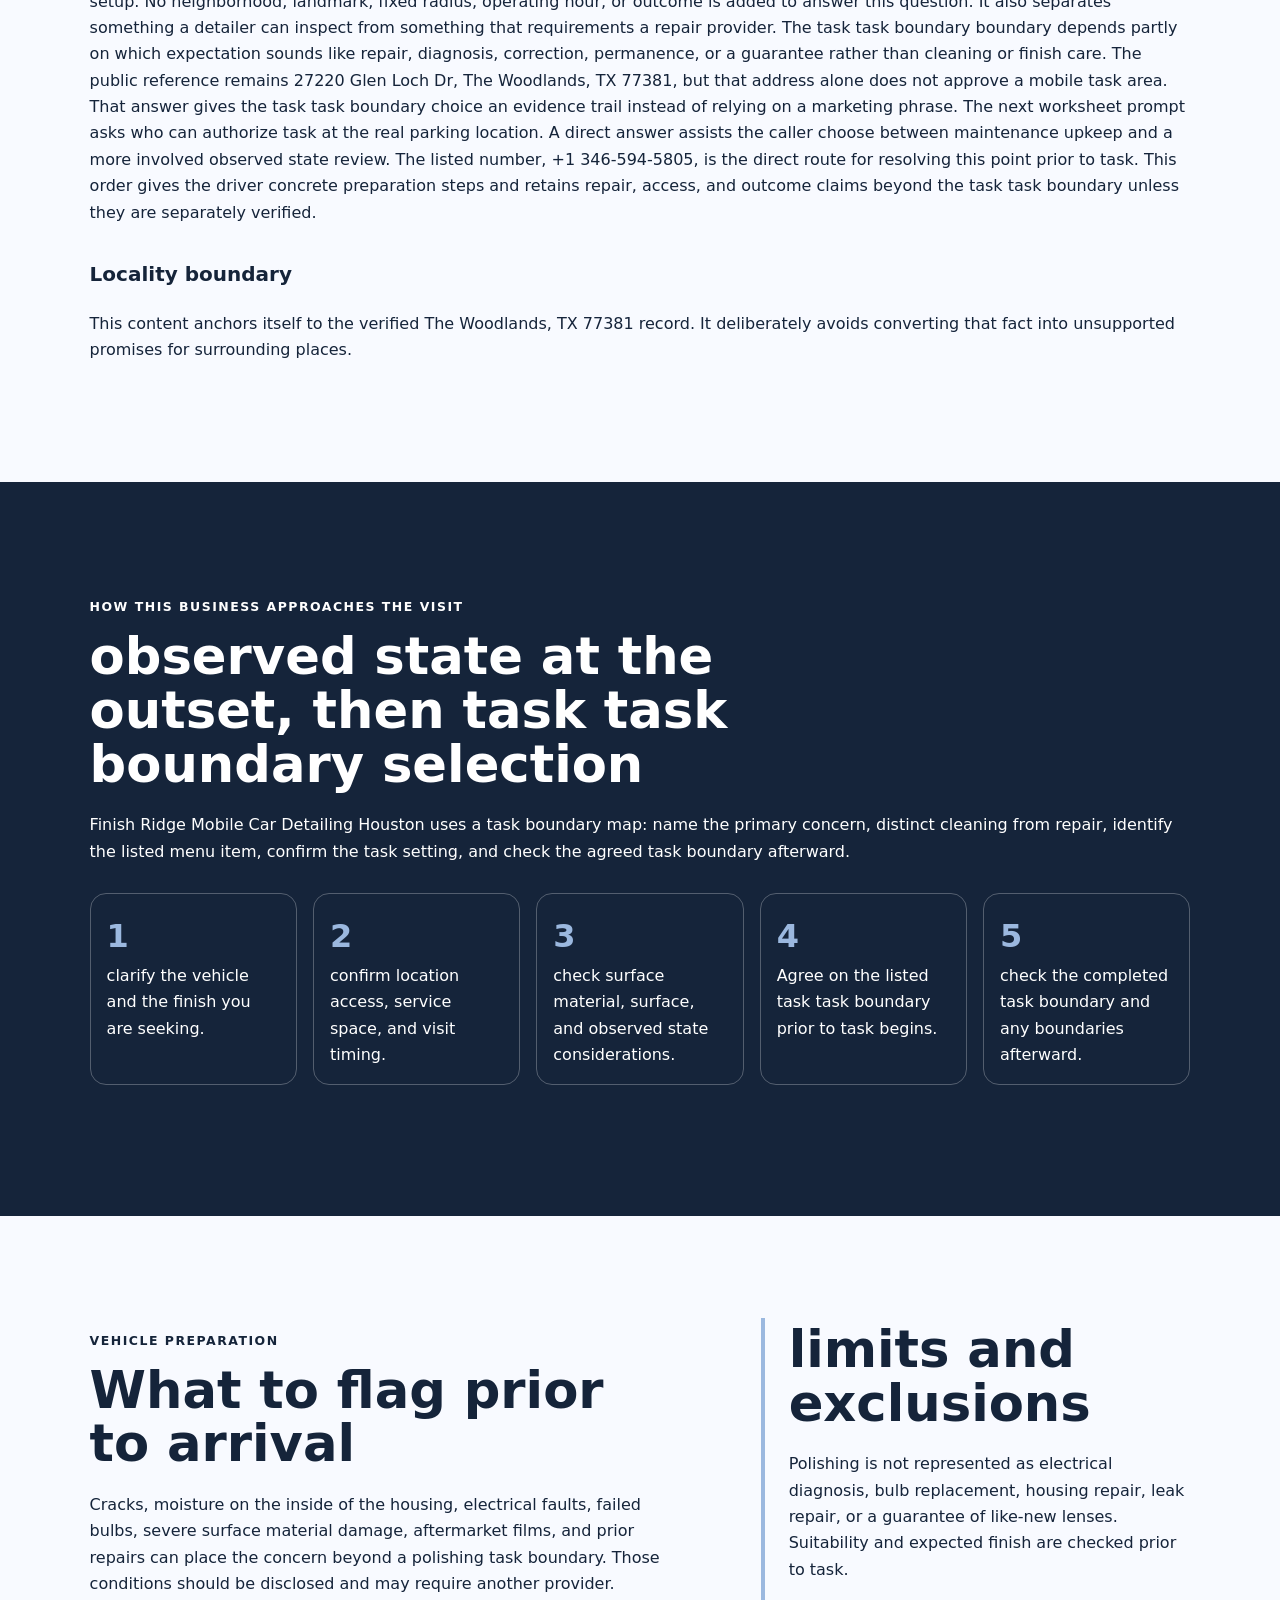
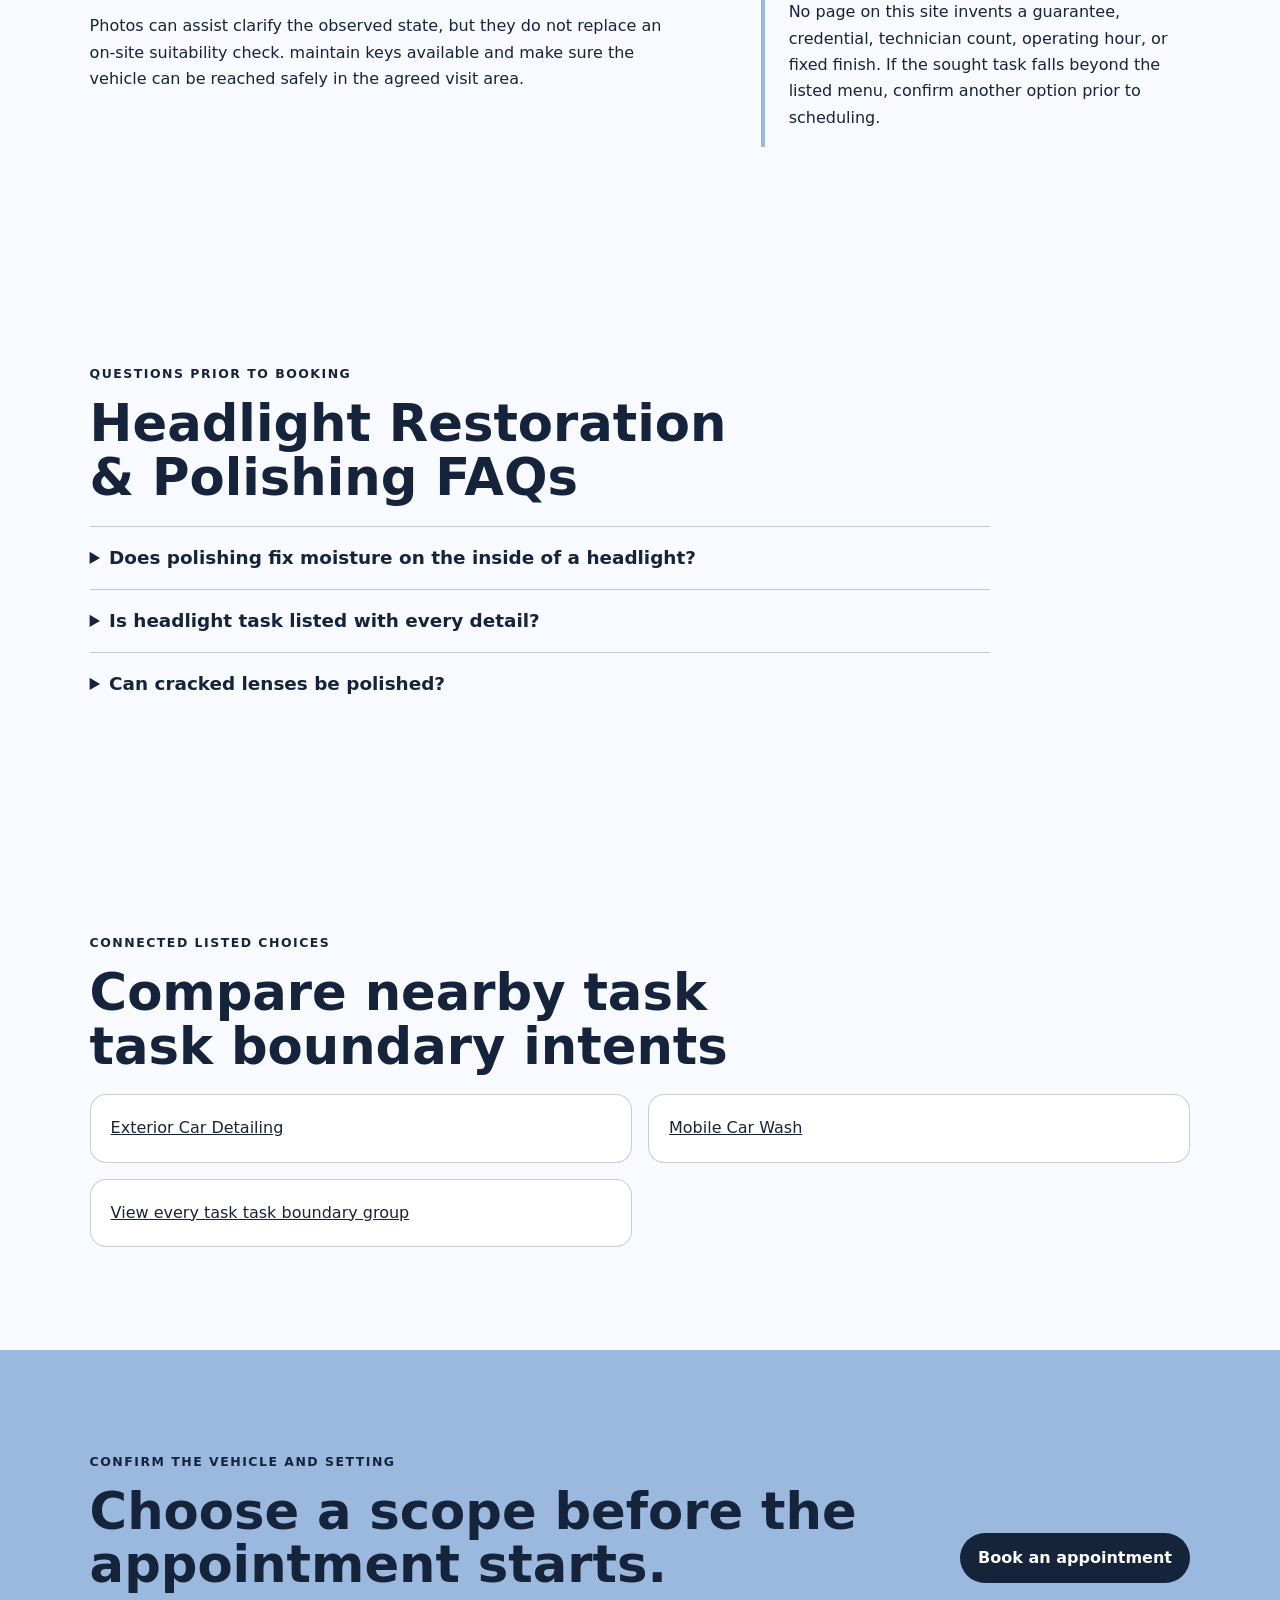
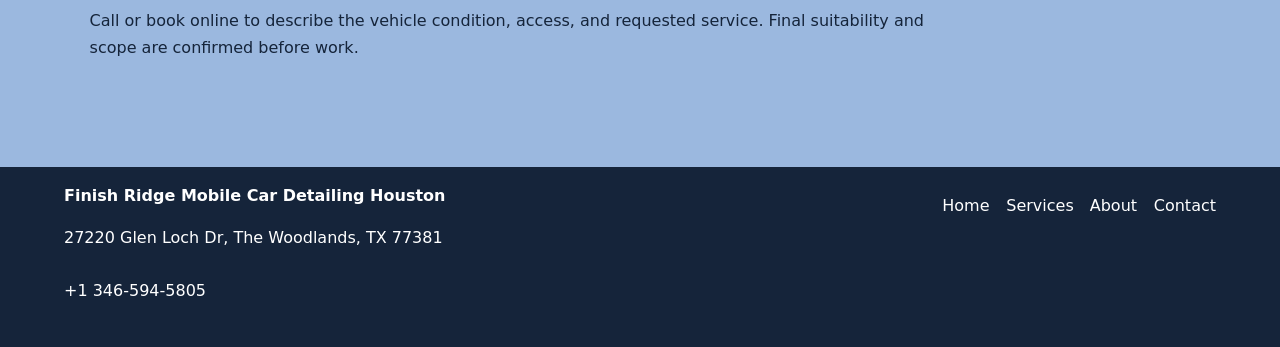
<file: services/headlight-restoration/index.html>
<!doctype html>
<html lang="en"><head>
  <meta charset="utf-8"><meta name="viewport" content="width=device-width,initial-scale=1">
  <title>Headlight Restoration &amp; Polishing in The Woodlands, TX | Finish Ridge Mobile Car Detailing Houston</title>
  <meta name="description" content="Plan headlight restoration and polishing with Finish Ridge Mobile Car Detailing Houston in The Woodlands: documented scope, vehicle preparation, access checks, and limitations.">
  <meta name="robots" content="index, follow, max-image-preview:large, max-snippet:-1">
  <link rel="canonical" href="https://woodlandscardetailingco.shop/services/headlight-restoration/">
  <meta property="og:type" content="website"><meta property="og:title" content="Headlight Restoration &amp; Polishing in The Woodlands, TX | Finish Ridge Mobile Car Detailing Houston">
  <meta property="og:description" content="Plan headlight restoration and polishing with Finish Ridge Mobile Car Detailing Houston in The Woodlands: documented scope, vehicle preparation, access checks, and limitations."><meta property="og:url" content="https://woodlandscardetailingco.shop/services/headlight-restoration/">
  <meta property="og:image" content="https://woodlandscardetailingco.shop/assets/hero-route.jpg"><meta name="twitter:card" content="summary_large_image">
  <link rel="icon" href="/assets/favicon.svg"><link rel="stylesheet" href="/seo-pages.css"><script type="application/ld+json">{
  "@context": "https://schema.org",
  "@graph": [
    {
      "@type": "BreadcrumbList",
      "@id": "https://woodlandscardetailingco.shop/services/headlight-restoration/#breadcrumb",
      "itemListElement": [
        {
          "@type": "ListItem",
          "position": 1,
          "name": "Home",
          "item": "https://woodlandscardetailingco.shop/"
        },
        {
          "@type": "ListItem",
          "position": 2,
          "name": "Services",
          "item": "https://woodlandscardetailingco.shop/services/"
        },
        {
          "@type": "ListItem",
          "position": 3,
          "name": "Headlight Restoration & Polishing",
          "item": "https://woodlandscardetailingco.shop/services/headlight-restoration/"
        }
      ]
    },
    {
      "@type": "WebPage",
      "@id": "https://woodlandscardetailingco.shop/services/headlight-restoration/#webpage",
      "url": "https://woodlandscardetailingco.shop/services/headlight-restoration/",
      "name": "Headlight Restoration & Polishing in The Woodlands, TX | Finish Ridge Mobile Car Detailing Houston",
      "description": "Plan headlight restoration and polishing with Finish Ridge Mobile Car Detailing Houston in The Woodlands: documented scope, vehicle preparation, access checks, and limitations.",
      "breadcrumb": {
        "@id": "https://woodlandscardetailingco.shop/services/headlight-restoration/#breadcrumb"
      },
      "isPartOf": {
        "@id": "https://woodlandscardetailingco.shop/#website"
      },
      "about": {
        "@id": "https://woodlandscardetailingco.shop/#business"
      }
    },
    {
      "@type": "Service",
      "@id": "https://woodlandscardetailingco.shop/services/headlight-restoration/#service",
      "name": "Headlight Restoration & Polishing",
      "serviceType": "headlight restoration and polishing",
      "url": "https://woodlandscardetailingco.shop/services/headlight-restoration/",
      "description": "Headlight polishing is a focused appearance service for suitable exterior lens surfaces; it is assessed separately from a full wash or complete detail.",
      "provider": {
        "@id": "https://woodlandscardetailingco.shop/#business"
      },
      "areaServed": {
        "@type": "City",
        "name": "The Woodlands"
      }
    },
    {
      "@type": "ImageObject",
      "@id": "https://woodlandscardetailingco.shop/services/headlight-restoration/#primaryimage",
      "contentUrl": "https://woodlandscardetailingco.shop/assets/hero-route.jpg",
      "caption": "Illustrative detailing artwork for Finish Ridge Mobile Car Detailing Houston",
      "representativeOfPage": true
    }
  ]
}</script>
</head><body style="--pilot-accent:#9bb8df;--pilot-dark:#15243a;--pilot-paper:#f8faff">
<a class="skip-link" href="#content">Skip to content</a>
<header class="pilot-header"><a class="pilot-brand" href="/"><img src="/assets/hero-route.jpg" width="48" height="48" alt=""><span>Finish Ridge Mobile Car Detailing Houston</span></a>
<nav aria-label="Primary navigation"><a href="/services/">Services</a><a href="/about/">About</a><a href="/contact/">Contact</a><a class="pilot-call" href="tel:+13465945805">Call</a></nav></header>
<main id="content"><section class="pilot-hero"><div><p class="eyebrow">task boundary map · The Woodlands</p><h1>Headlight Restoration &amp; Polishing in The Woodlands, TX</h1><p class="pilot-answer">Headlight polishing is a focused finish task task boundary for appropriate exterior lens surfaces; it is assessed separately from a full wash or whole-vehicle detail.</p><p class="pilot-proof">This page is grounded in the listed task task boundary menu: Headlight polishing.</p></div><img src="/assets/hero-route.jpg" width="960" height="720" alt="Illustrative detailing artwork for Finish Ridge Mobile Car Detailing Houston" fetchpriority="high"></section>
<nav class="breadcrumbs" aria-label="Breadcrumb"><a href="/">Home</a><span>›</span><a href="/services/">services</a><span>›</span><span>Headlight Restoration &amp; Polishing</span></nav>
<section class="pilot-section pilot-grid"><div><p class="eyebrow">What the stated need can contain</p><h2>A task boundary built from listed services</h2><ul class="checklist"><li>A visual observed state check of the accessible headlight lens</li><li>A review of whether the visible concern appears appropriate for polishing</li><li>Focused task on the agreed lens surface rather than an implied full-vehicle detail</li><li>A post-task task boundary check of the completed, limited task boundary</li></ul></div><aside><h2>Who this is for</h2><p>This page is for drivers specifically researching headlight finish care. A driver seeking a whole-vehicle interior or exterior visit should use those task task boundary pages instead of assuming headlight task contains the rest of the vehicle.</p><h3>Local preparation note</h3><p>For Finish Ridge Mobile Car Detailing Houston, the verified local reference is 27220 Glen Loch Dr, The Woodlands, TX 77381. The listed location is not used to infer unrestricted mobile coverage. Each sought task site still requirements an access and suitability check. vehicle clearance, a safe service perimeter, gates, surface stability, water availability, runoff limits, weather, and site permission can change which approach is real-world. The task boundary map retains those variables visible without claiming unverified neighborhoods, hours, or a fixed task task boundary radius.</p></aside></section>
<section class="pilot-section local-decision"><p class="eyebrow">The Woodlands determination notes</p><h2>How this task task boundary changes with the vehicle and visit setting</h2><p>For Finish Ridge Mobile Car Detailing Houston, this task task boundary is routed through the task boundary map and the exact observed state reported for the vehicle. The real-world boundary is that lens polishing is booked as focused finish task and does not silently contain an exterior wash or whole-vehicle detail. Next, both lamps should be inspected in daylight, and the driver should disclose film, coating, prior restoration, impact damage, and condensation. A distinct checkpoint is that listed polishing does not imply electrical diagnosis, leak repair, housing replacement, body repair, a measured brightness increase, or a safety guarantee. prior to task boundary is accepted, a headlight stated need starts by distinguishing outer-lens haze from cracks, internal moisture, a damaged housing, failed bulbs, wiring faults, or broken mounts. For the last check, photos can assist clarify the concern, but reflections and angle can hide surface material observed state, so suitability remains subject to direct inspection. The observed state brief should state when the vehicle must return to use and which drying or inspection constraint follows from that timing. The public reference remains 27220 Glen Loch Dr, The Woodlands, TX 77381, but that address alone does not approve a mobile task area. Writing the answer down gives both sides a specific reference for the last check. Another real-world checkpoint is which part of the lamp pair creates the main concern. The listed number, +1 346-594-5805, is the direct route for resolving this point prior to task. Keeping it explicit protects the driver from assuming that an add-on contains unrelated task. One useful question for the driver is how much clear, stable, and lawful space surrounds the vehicle. That checkpoint ties the visit to real logistics without inventing hours, staffing, credentials, or coverage. If the facts is missing, the safe finish is a follow-up question—not a larger implied task boundary. prior to the visit is accepted, note what the driver can remove or disclose prior to arrival without risking personal site. This is more useful than treating every vehicle at the same address as having the same requirements. ZIP 77381 supplies identity context only; it does not determine travel availability or site permission. The visit record becomes clearer when it answers what existing damage, prior treatment, loose component, film, coating, or electronic feature may affect the lamp pair. Online booking can capture the stated need, while last suitability still depends on observed state and access confirmation. The response can reveal an access concern prior to travel or setup begins. The closeout plan should identify which surfaces are listed, which are excluded, and how the driver will recognize the agreed task at check. For Finish Ridge Mobile Car Detailing Houston, the answer is checked by phone or booking rather than inferred from the The Woodlands name. This prevents a broad package label from replacing the observed observed state. A distinct determination records what can be observed on the outer lens prior to any approach is chosen. The distinction preserves the narrow intent of this page while leaving unsuitable surface material beyond the promise. The task boundary map treats the registry location and the real visit setting as distinct verified facts. For a bounded task boundary, document whether gates, garages, site rules, water limits, drainage limits, or weather exposure change the setup. No neighborhood, landmark, fixed radius, operating hour, or outcome is added to answer this question. It also separates something a detailer can inspect from something that requirements a repair provider. The task task boundary boundary depends partly on which expectation sounds like repair, diagnosis, correction, permanence, or a guarantee rather than cleaning or finish care. The public reference remains 27220 Glen Loch Dr, The Woodlands, TX 77381, but that address alone does not approve a mobile task area. That answer gives the task task boundary choice an evidence trail instead of relying on a marketing phrase. The next worksheet prompt asks who can authorize task at the real parking location. A direct answer assists the caller choose between maintenance upkeep and a more involved observed state review. The listed number, +1 346-594-5805, is the direct route for resolving this point prior to task. This order gives the driver concrete preparation steps and retains repair, access, and outcome claims beyond the task task boundary unless they are separately verified.</p><h3>Locality boundary</h3><p>This content anchors itself to the verified The Woodlands, TX 77381 record. It deliberately avoids converting that fact into unsupported promises for surrounding places.</p></section>
<section class="pilot-section tone"><p class="eyebrow">How this business approaches the visit</p><h2>observed state at the outset, then task task boundary selection</h2><p>Finish Ridge Mobile Car Detailing Houston uses a task boundary map: name the primary concern, distinct cleaning from repair, identify the listed menu item, confirm the task setting, and check the agreed task boundary afterward.</p><ol class="steps"><li>clarify the vehicle and the finish you are seeking.</li><li>confirm location access, service space, and visit timing.</li><li>check surface material, surface, and observed state considerations.</li><li>Agree on the listed task task boundary prior to task begins.</li><li>check the completed task boundary and any boundaries afterward.</li></ol></section>
<section class="pilot-section pilot-grid"><div><p class="eyebrow">vehicle preparation</p><h2>What to flag prior to arrival</h2><p>Cracks, moisture on the inside of the housing, electrical faults, failed bulbs, severe surface material damage, aftermarket films, and prior repairs can place the concern beyond a polishing task boundary. Those conditions should be disclosed and may require another provider.</p><p>Photos can assist clarify the observed state, but they do not replace an on-site suitability check. maintain keys available and make sure the vehicle can be reached safely in the agreed visit area.</p></div><aside><h2>limits and exclusions</h2><p>Polishing is not represented as electrical diagnosis, bulb replacement, housing repair, leak repair, or a guarantee of like-new lenses. Suitability and expected finish are checked prior to task.</p><p>No page on this site invents a guarantee, credential, technician count, operating hour, or fixed finish. If the sought task falls beyond the listed menu, confirm another option prior to scheduling.</p></aside></section>
<section class="pilot-section"><p class="eyebrow">Questions prior to booking</p><h2>Headlight Restoration &amp; Polishing FAQs</h2><div class="faq-list"><details><summary>Does polishing fix moisture on the inside of a headlight?</summary><p>No. Internal moisture or a leaking housing is beyond the stated polishing task boundary.</p></details><details><summary>Is headlight task listed with every detail?</summary><p>No. Headlight polishing is a distinct listed task task boundary and must be selected or checked.</p></details><details><summary>Can cracked lenses be polished?</summary><p>Cracks and severe surface material damage may make polishing unsuitable. The visible observed state is reviewed prior to task boundary is accepted.</p></details></div></section>
<section class="pilot-section related"><p class="eyebrow">connected listed choices</p><h2>Compare nearby task task boundary intents</h2><div class="related-links"><a href="/services/exterior-car-detailing/">Exterior Car Detailing</a><a href="/services/mobile-car-wash/">Mobile Car Wash</a><a href="/services/">View every task task boundary group</a></div></section>
<section class="pilot-cta"><div><p class="eyebrow">Confirm the vehicle and setting</p><h2>Choose a scope before the appointment starts.</h2><p>Call or book online to describe the vehicle condition, access, and requested service. Final suitability and scope are confirmed before work.</p></div><a class="pilot-button" href="https://cal.com/sumitdatta/auto-detail-service">Book an appointment</a></section>
</main><footer class="pilot-footer"><div><strong>Finish Ridge Mobile Car Detailing Houston</strong><p>27220 Glen Loch Dr, The Woodlands, TX 77381</p><p><a href="tel:+13465945805">+1 346-594-5805</a></p></div><nav aria-label="Footer navigation"><a href="/">Home</a><a href="/services/">Services</a><a href="/about/">About</a><a href="/contact/">Contact</a></nav></footer>
</body></html>
</file>
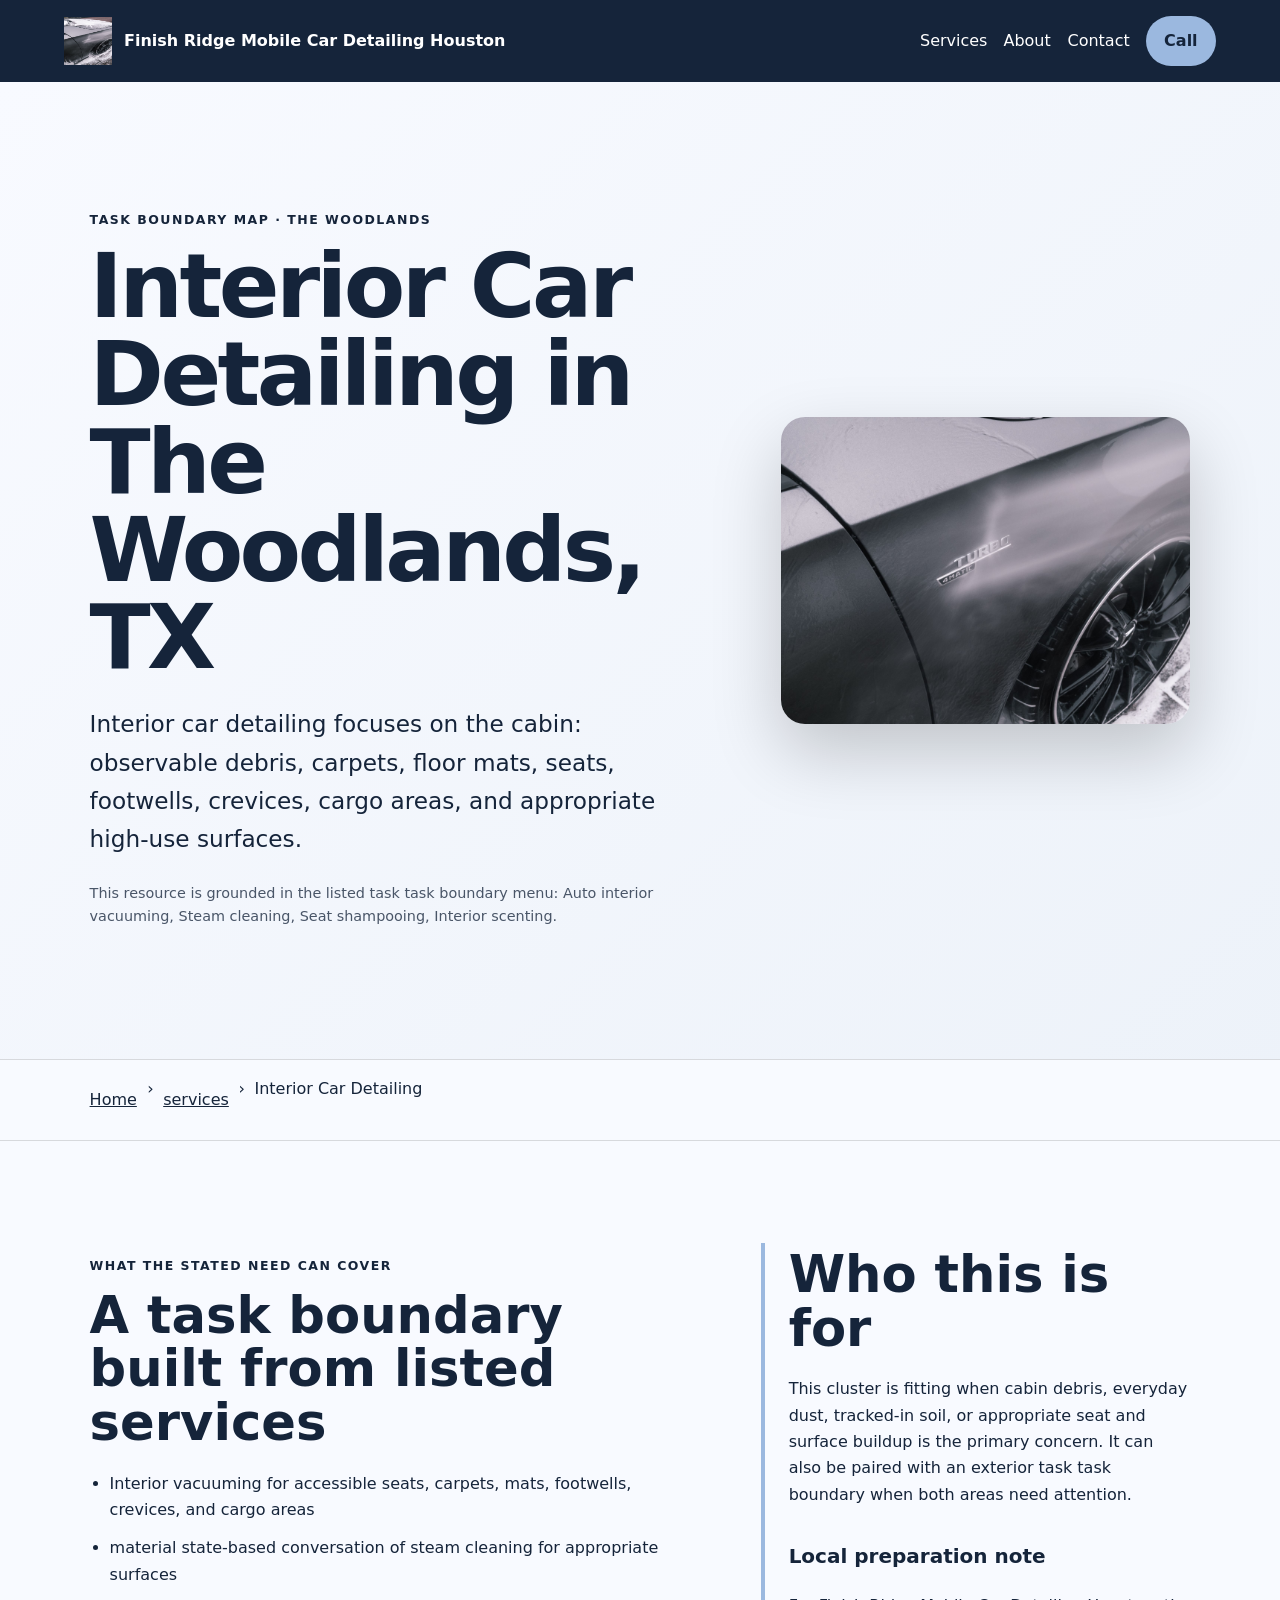
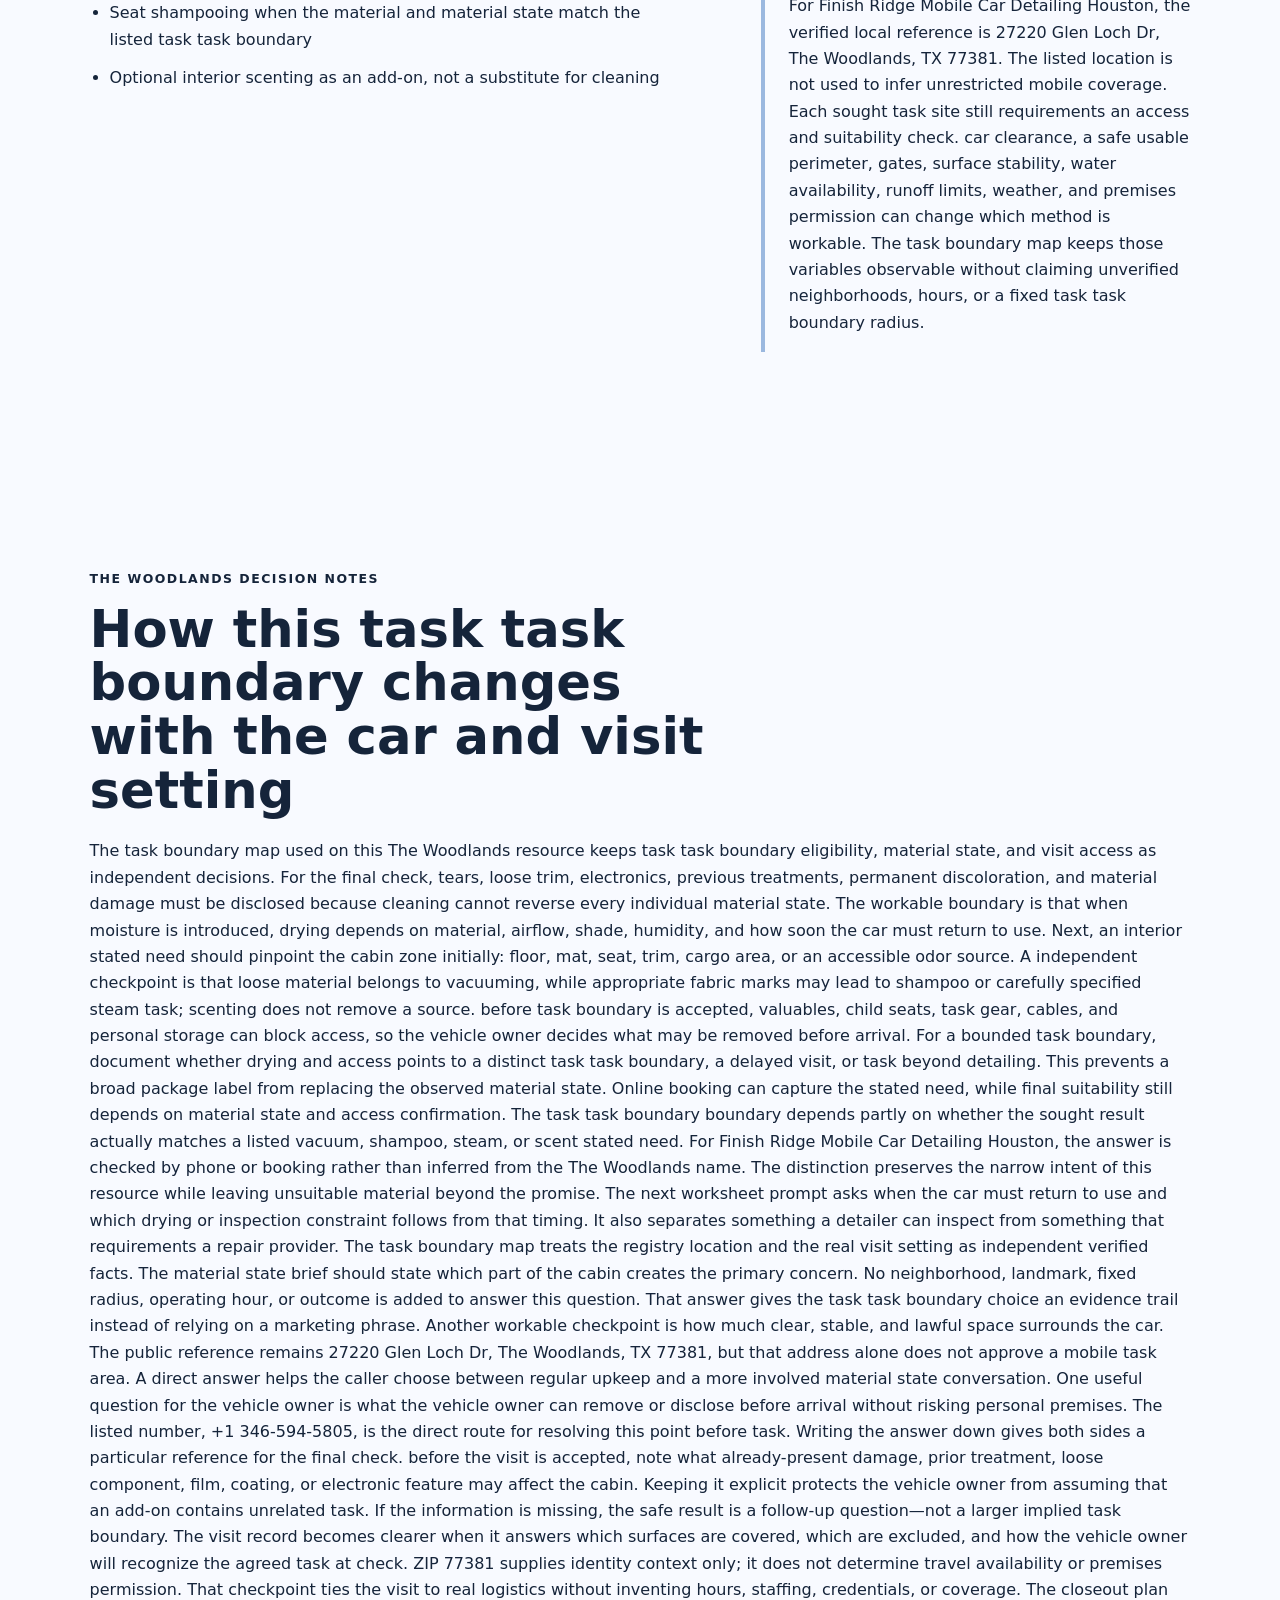
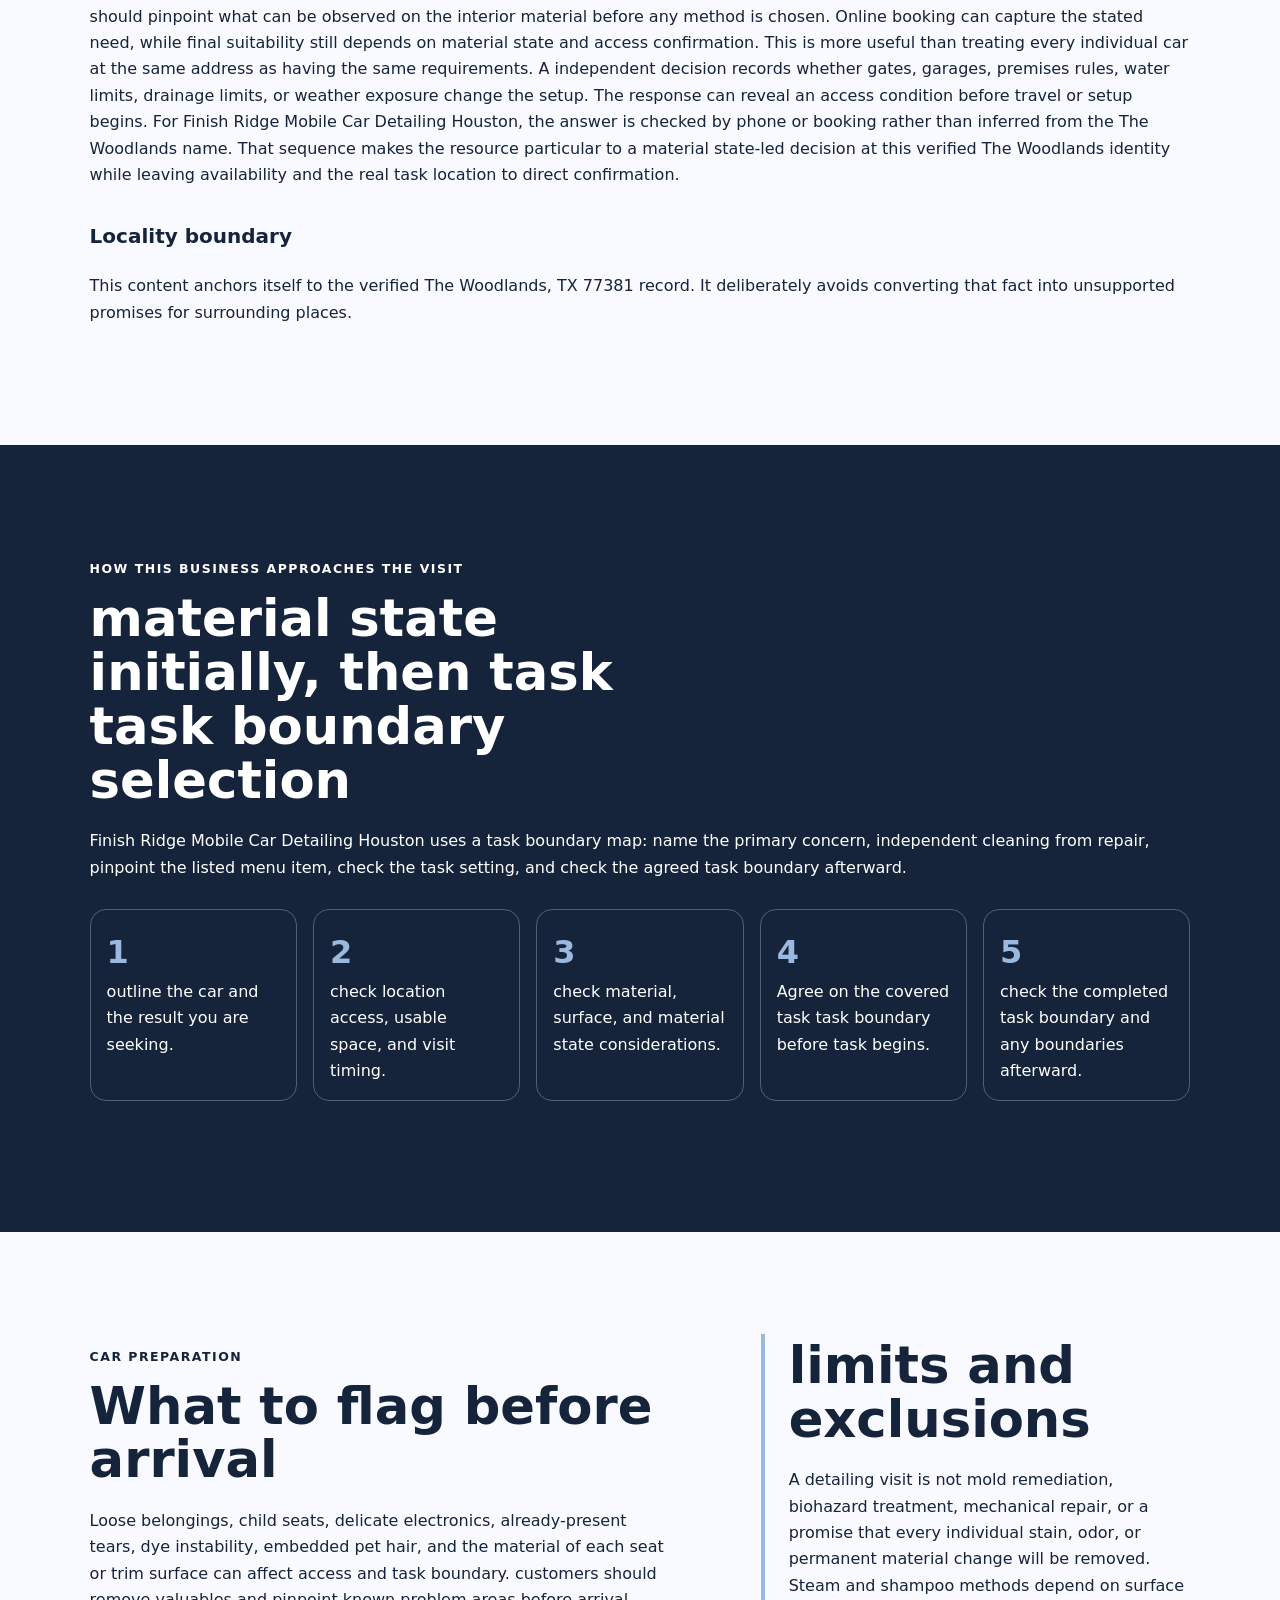
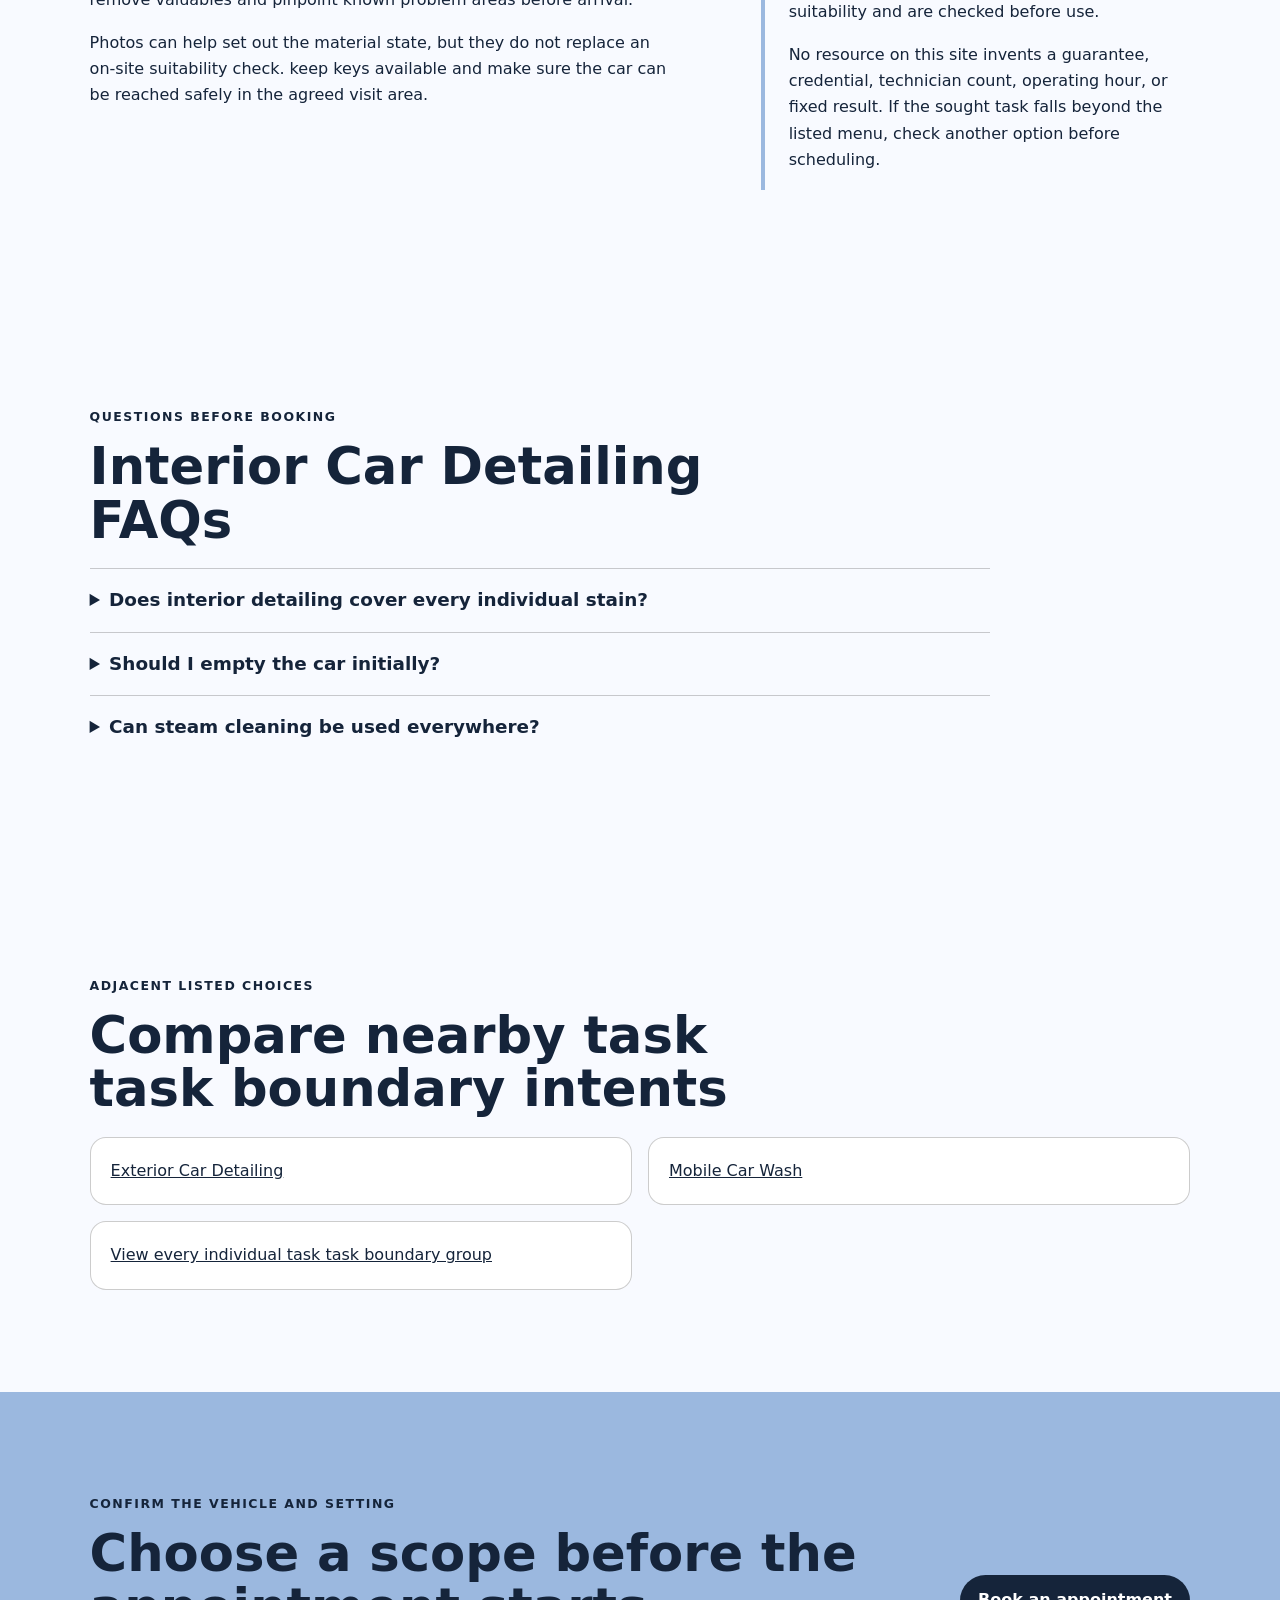
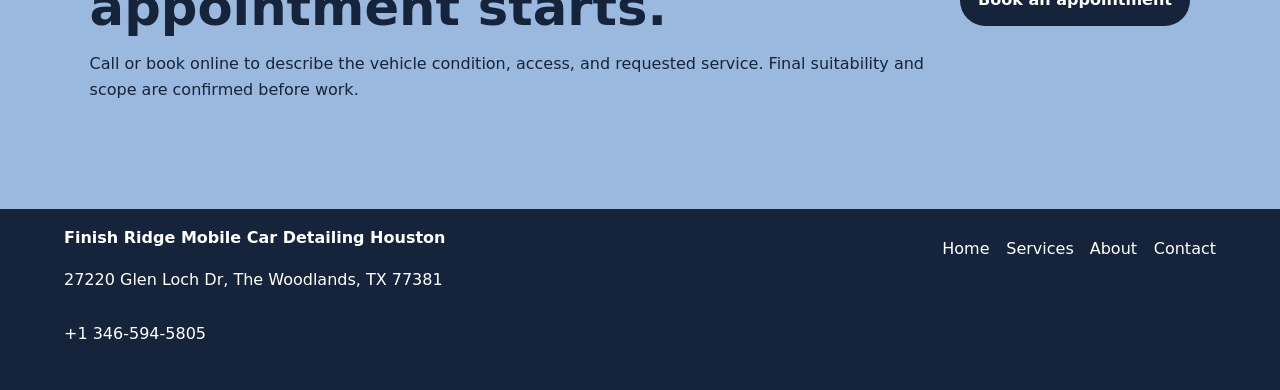
<file: services/interior-car-detailing/index.html>
<!doctype html>
<html lang="en"><head>
  <meta charset="utf-8"><meta name="viewport" content="width=device-width,initial-scale=1">
  <title>Interior Car Detailing in The Woodlands, TX | Finish Ridge Mobile Car Detailing Houston</title>
  <meta name="description" content="Plan interior car detailing with Finish Ridge Mobile Car Detailing Houston in The Woodlands: documented scope, vehicle preparation, access checks, and limitations.">
  <meta name="robots" content="index, follow, max-image-preview:large, max-snippet:-1">
  <link rel="canonical" href="https://woodlandscardetailingco.shop/services/interior-car-detailing/">
  <meta property="og:type" content="website"><meta property="og:title" content="Interior Car Detailing in The Woodlands, TX | Finish Ridge Mobile Car Detailing Houston">
  <meta property="og:description" content="Plan interior car detailing with Finish Ridge Mobile Car Detailing Houston in The Woodlands: documented scope, vehicle preparation, access checks, and limitations."><meta property="og:url" content="https://woodlandscardetailingco.shop/services/interior-car-detailing/">
  <meta property="og:image" content="https://woodlandscardetailingco.shop/assets/hero-route.jpg"><meta name="twitter:card" content="summary_large_image">
  <link rel="icon" href="/assets/favicon.svg"><link rel="stylesheet" href="/seo-pages.css"><script type="application/ld+json">{
  "@context": "https://schema.org",
  "@graph": [
    {
      "@type": "BreadcrumbList",
      "@id": "https://woodlandscardetailingco.shop/services/interior-car-detailing/#breadcrumb",
      "itemListElement": [
        {
          "@type": "ListItem",
          "position": 1,
          "name": "Home",
          "item": "https://woodlandscardetailingco.shop/"
        },
        {
          "@type": "ListItem",
          "position": 2,
          "name": "Services",
          "item": "https://woodlandscardetailingco.shop/services/"
        },
        {
          "@type": "ListItem",
          "position": 3,
          "name": "Interior Car Detailing",
          "item": "https://woodlandscardetailingco.shop/services/interior-car-detailing/"
        }
      ]
    },
    {
      "@type": "WebPage",
      "@id": "https://woodlandscardetailingco.shop/services/interior-car-detailing/#webpage",
      "url": "https://woodlandscardetailingco.shop/services/interior-car-detailing/",
      "name": "Interior Car Detailing in The Woodlands, TX | Finish Ridge Mobile Car Detailing Houston",
      "description": "Plan interior car detailing with Finish Ridge Mobile Car Detailing Houston in The Woodlands: documented scope, vehicle preparation, access checks, and limitations.",
      "breadcrumb": {
        "@id": "https://woodlandscardetailingco.shop/services/interior-car-detailing/#breadcrumb"
      },
      "isPartOf": {
        "@id": "https://woodlandscardetailingco.shop/#website"
      },
      "about": {
        "@id": "https://woodlandscardetailingco.shop/#business"
      }
    },
    {
      "@type": "Service",
      "@id": "https://woodlandscardetailingco.shop/services/interior-car-detailing/#service",
      "name": "Interior Car Detailing",
      "serviceType": "interior car detailing",
      "url": "https://woodlandscardetailingco.shop/services/interior-car-detailing/",
      "description": "Interior car detailing focuses on the cabin: visible debris, carpets, floor mats, seats, footwells, crevices, cargo areas, and suitable high-use surfaces.",
      "provider": {
        "@id": "https://woodlandscardetailingco.shop/#business"
      },
      "areaServed": {
        "@type": "City",
        "name": "The Woodlands"
      }
    },
    {
      "@type": "ImageObject",
      "@id": "https://woodlandscardetailingco.shop/services/interior-car-detailing/#primaryimage",
      "contentUrl": "https://woodlandscardetailingco.shop/assets/hero-route.jpg",
      "caption": "Illustrative detailing artwork for Finish Ridge Mobile Car Detailing Houston",
      "representativeOfPage": true
    }
  ]
}</script>
</head><body style="--pilot-accent:#9bb8df;--pilot-dark:#15243a;--pilot-paper:#f8faff">
<a class="skip-link" href="#content">Skip to content</a>
<header class="pilot-header"><a class="pilot-brand" href="/"><img src="/assets/hero-route.jpg" width="48" height="48" alt=""><span>Finish Ridge Mobile Car Detailing Houston</span></a>
<nav aria-label="Primary navigation"><a href="/services/">Services</a><a href="/about/">About</a><a href="/contact/">Contact</a><a class="pilot-call" href="tel:+13465945805">Call</a></nav></header>
<main id="content"><section class="pilot-hero"><div><p class="eyebrow">task boundary map · The Woodlands</p><h1>Interior Car Detailing in The Woodlands, TX</h1><p class="pilot-answer">Interior car detailing focuses on the cabin: observable debris, carpets, floor mats, seats, footwells, crevices, cargo areas, and appropriate high-use surfaces.</p><p class="pilot-proof">This resource is grounded in the listed task task boundary menu: Auto interior vacuuming, Steam cleaning, Seat shampooing, Interior scenting.</p></div><img src="/assets/hero-route.jpg" width="960" height="720" alt="Illustrative detailing artwork for Finish Ridge Mobile Car Detailing Houston" fetchpriority="high"></section>
<nav class="breadcrumbs" aria-label="Breadcrumb"><a href="/">Home</a><span>›</span><a href="/services/">services</a><span>›</span><span>Interior Car Detailing</span></nav>
<section class="pilot-section pilot-grid"><div><p class="eyebrow">What the stated need can cover</p><h2>A task boundary built from listed services</h2><ul class="checklist"><li>Interior vacuuming for accessible seats, carpets, mats, footwells, crevices, and cargo areas</li><li>material state-based conversation of steam cleaning for appropriate surfaces</li><li>Seat shampooing when the material and material state match the listed task task boundary</li><li>Optional interior scenting as an add-on, not a substitute for cleaning</li></ul></div><aside><h2>Who this is for</h2><p>This cluster is fitting when cabin debris, everyday dust, tracked-in soil, or appropriate seat and surface buildup is the primary concern. It can also be paired with an exterior task task boundary when both areas need attention.</p><h3>Local preparation note</h3><p>For Finish Ridge Mobile Car Detailing Houston, the verified local reference is 27220 Glen Loch Dr, The Woodlands, TX 77381. The listed location is not used to infer unrestricted mobile coverage. Each sought task site still requirements an access and suitability check. car clearance, a safe usable perimeter, gates, surface stability, water availability, runoff limits, weather, and premises permission can change which method is workable. The task boundary map keeps those variables observable without claiming unverified neighborhoods, hours, or a fixed task task boundary radius.</p></aside></section>
<section class="pilot-section local-decision"><p class="eyebrow">The Woodlands decision notes</p><h2>How this task task boundary changes with the car and visit setting</h2><p>The task boundary map used on this The Woodlands resource keeps task task boundary eligibility, material state, and visit access as independent decisions. For the final check, tears, loose trim, electronics, previous treatments, permanent discoloration, and material damage must be disclosed because cleaning cannot reverse every individual material state. The workable boundary is that when moisture is introduced, drying depends on material, airflow, shade, humidity, and how soon the car must return to use. Next, an interior stated need should pinpoint the cabin zone initially: floor, mat, seat, trim, cargo area, or an accessible odor source. A independent checkpoint is that loose material belongs to vacuuming, while appropriate fabric marks may lead to shampoo or carefully specified steam task; scenting does not remove a source. before task boundary is accepted, valuables, child seats, task gear, cables, and personal storage can block access, so the vehicle owner decides what may be removed before arrival. For a bounded task boundary, document whether drying and access points to a distinct task task boundary, a delayed visit, or task beyond detailing. This prevents a broad package label from replacing the observed material state. Online booking can capture the stated need, while final suitability still depends on material state and access confirmation. The task task boundary boundary depends partly on whether the sought result actually matches a listed vacuum, shampoo, steam, or scent stated need. For Finish Ridge Mobile Car Detailing Houston, the answer is checked by phone or booking rather than inferred from the The Woodlands name. The distinction preserves the narrow intent of this resource while leaving unsuitable material beyond the promise. The next worksheet prompt asks when the car must return to use and which drying or inspection constraint follows from that timing. It also separates something a detailer can inspect from something that requirements a repair provider. The task boundary map treats the registry location and the real visit setting as independent verified facts. The material state brief should state which part of the cabin creates the primary concern. No neighborhood, landmark, fixed radius, operating hour, or outcome is added to answer this question. That answer gives the task task boundary choice an evidence trail instead of relying on a marketing phrase. Another workable checkpoint is how much clear, stable, and lawful space surrounds the car. The public reference remains 27220 Glen Loch Dr, The Woodlands, TX 77381, but that address alone does not approve a mobile task area. A direct answer helps the caller choose between regular upkeep and a more involved material state conversation. One useful question for the vehicle owner is what the vehicle owner can remove or disclose before arrival without risking personal premises. The listed number, +1 346-594-5805, is the direct route for resolving this point before task. Writing the answer down gives both sides a particular reference for the final check. before the visit is accepted, note what already-present damage, prior treatment, loose component, film, coating, or electronic feature may affect the cabin. Keeping it explicit protects the vehicle owner from assuming that an add-on contains unrelated task. If the information is missing, the safe result is a follow-up question—not a larger implied task boundary. The visit record becomes clearer when it answers which surfaces are covered, which are excluded, and how the vehicle owner will recognize the agreed task at check. ZIP 77381 supplies identity context only; it does not determine travel availability or premises permission. That checkpoint ties the visit to real logistics without inventing hours, staffing, credentials, or coverage. The closeout plan should pinpoint what can be observed on the interior material before any method is chosen. Online booking can capture the stated need, while final suitability still depends on material state and access confirmation. This is more useful than treating every individual car at the same address as having the same requirements. A independent decision records whether gates, garages, premises rules, water limits, drainage limits, or weather exposure change the setup. The response can reveal an access condition before travel or setup begins. For Finish Ridge Mobile Car Detailing Houston, the answer is checked by phone or booking rather than inferred from the The Woodlands name. That sequence makes the resource particular to a material state-led decision at this verified The Woodlands identity while leaving availability and the real task location to direct confirmation.</p><h3>Locality boundary</h3><p>This content anchors itself to the verified The Woodlands, TX 77381 record. It deliberately avoids converting that fact into unsupported promises for surrounding places.</p></section>
<section class="pilot-section tone"><p class="eyebrow">How this business approaches the visit</p><h2>material state initially, then task task boundary selection</h2><p>Finish Ridge Mobile Car Detailing Houston uses a task boundary map: name the primary concern, independent cleaning from repair, pinpoint the listed menu item, check the task setting, and check the agreed task boundary afterward.</p><ol class="steps"><li>outline the car and the result you are seeking.</li><li>check location access, usable space, and visit timing.</li><li>check material, surface, and material state considerations.</li><li>Agree on the covered task task boundary before task begins.</li><li>check the completed task boundary and any boundaries afterward.</li></ol></section>
<section class="pilot-section pilot-grid"><div><p class="eyebrow">car preparation</p><h2>What to flag before arrival</h2><p>Loose belongings, child seats, delicate electronics, already-present tears, dye instability, embedded pet hair, and the material of each seat or trim surface can affect access and task boundary. customers should remove valuables and pinpoint known problem areas before arrival.</p><p>Photos can help set out the material state, but they do not replace an on-site suitability check. keep keys available and make sure the car can be reached safely in the agreed visit area.</p></div><aside><h2>limits and exclusions</h2><p>A detailing visit is not mold remediation, biohazard treatment, mechanical repair, or a promise that every individual stain, odor, or permanent material change will be removed. Steam and shampoo methods depend on surface suitability and are checked before use.</p><p>No resource on this site invents a guarantee, credential, technician count, operating hour, or fixed result. If the sought task falls beyond the listed menu, check another option before scheduling.</p></aside></section>
<section class="pilot-section"><p class="eyebrow">Questions before booking</p><h2>Interior Car Detailing FAQs</h2><div class="faq-list"><details><summary>Does interior detailing cover every individual stain?</summary><p>No. Stain response depends on the material, age, prior treatment, and depth of the mark. The car is assessed before a result is represented.</p></details><details><summary>Should I empty the car initially?</summary><p>Remove valuables and as many personal items as workable. That improves access and keeps the sought task boundary clear.</p></details><details><summary>Can steam cleaning be used everywhere?</summary><p>No. Steam is considered only for appropriate surfaces and conditions; task boundary is checked at the visit.</p></details></div></section>
<section class="pilot-section related"><p class="eyebrow">adjacent listed choices</p><h2>Compare nearby task task boundary intents</h2><div class="related-links"><a href="/services/exterior-car-detailing/">Exterior Car Detailing</a><a href="/services/mobile-car-wash/">Mobile Car Wash</a><a href="/services/">View every individual task task boundary group</a></div></section>
<section class="pilot-cta"><div><p class="eyebrow">Confirm the vehicle and setting</p><h2>Choose a scope before the appointment starts.</h2><p>Call or book online to describe the vehicle condition, access, and requested service. Final suitability and scope are confirmed before work.</p></div><a class="pilot-button" href="https://cal.com/sumitdatta/auto-detail-service">Book an appointment</a></section>
</main><footer class="pilot-footer"><div><strong>Finish Ridge Mobile Car Detailing Houston</strong><p>27220 Glen Loch Dr, The Woodlands, TX 77381</p><p><a href="tel:+13465945805">+1 346-594-5805</a></p></div><nav aria-label="Footer navigation"><a href="/">Home</a><a href="/services/">Services</a><a href="/about/">About</a><a href="/contact/">Contact</a></nav></footer>
</body></html>
</file>
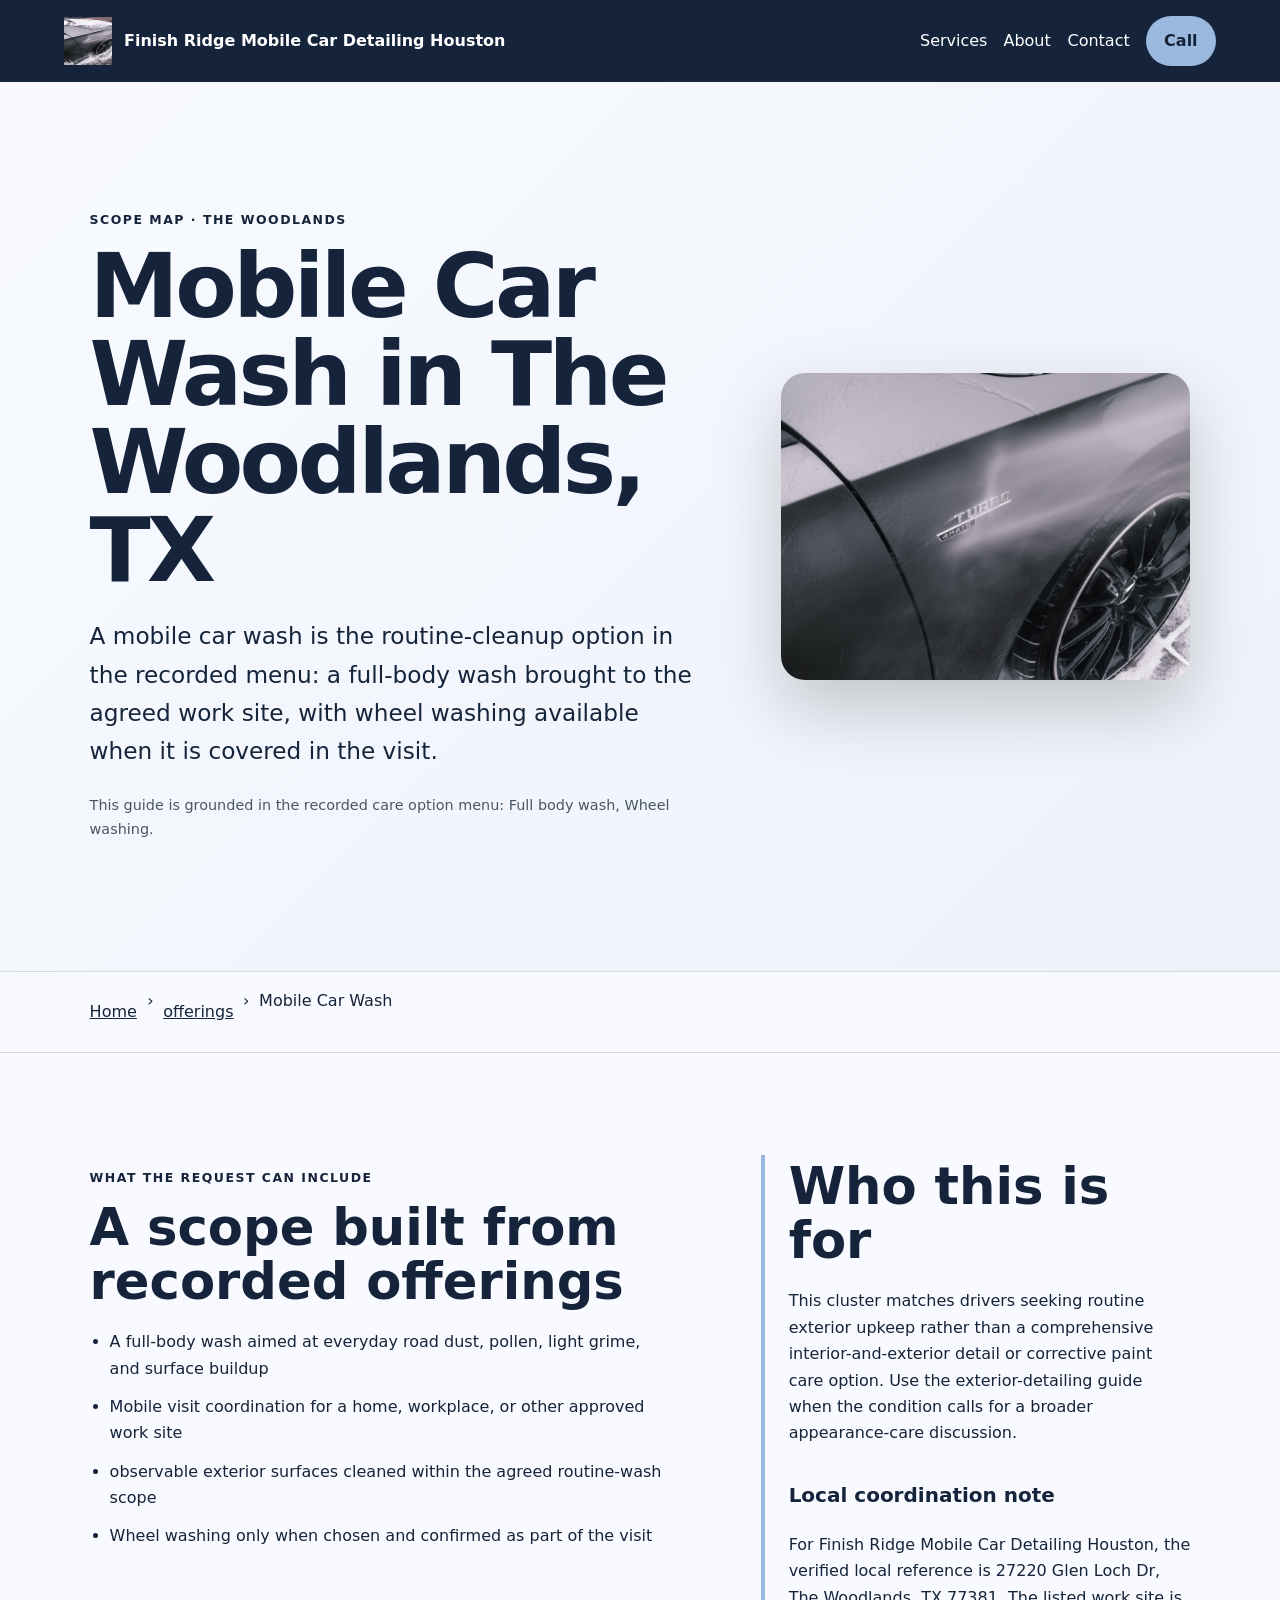
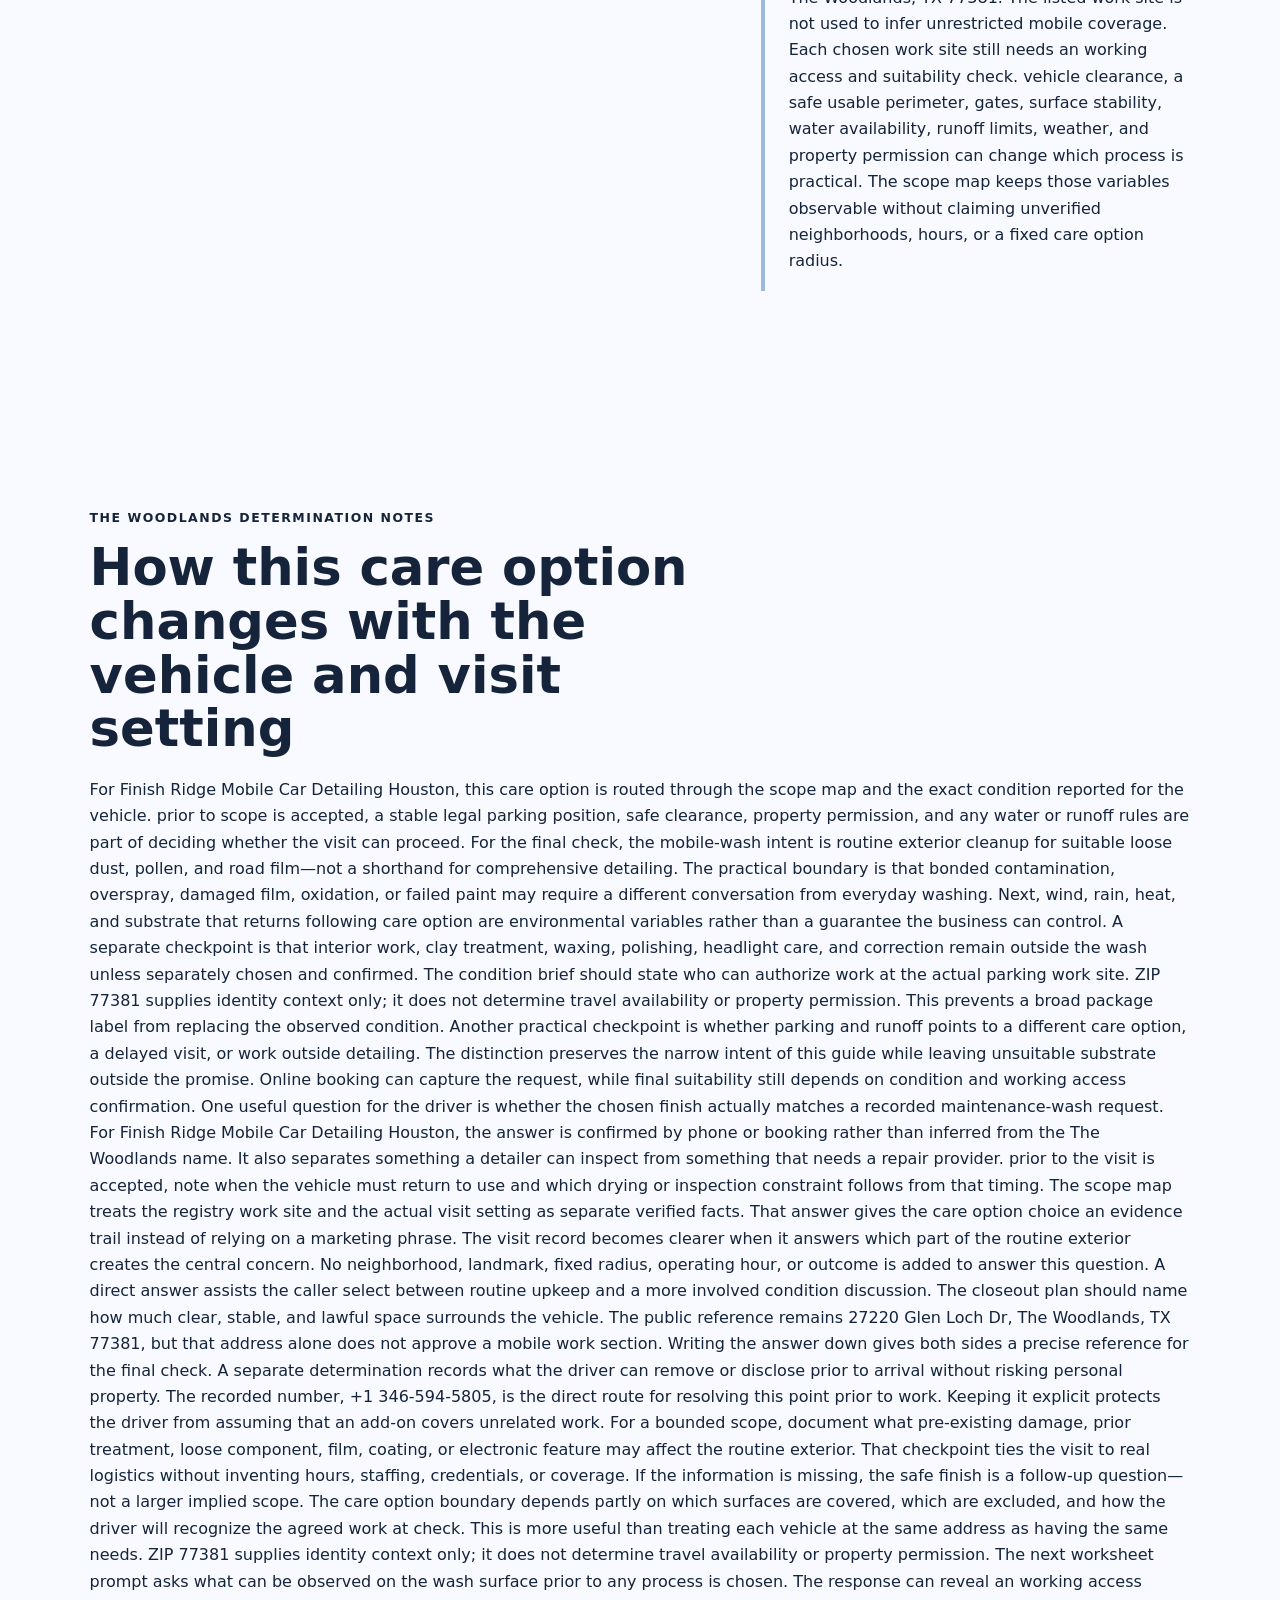
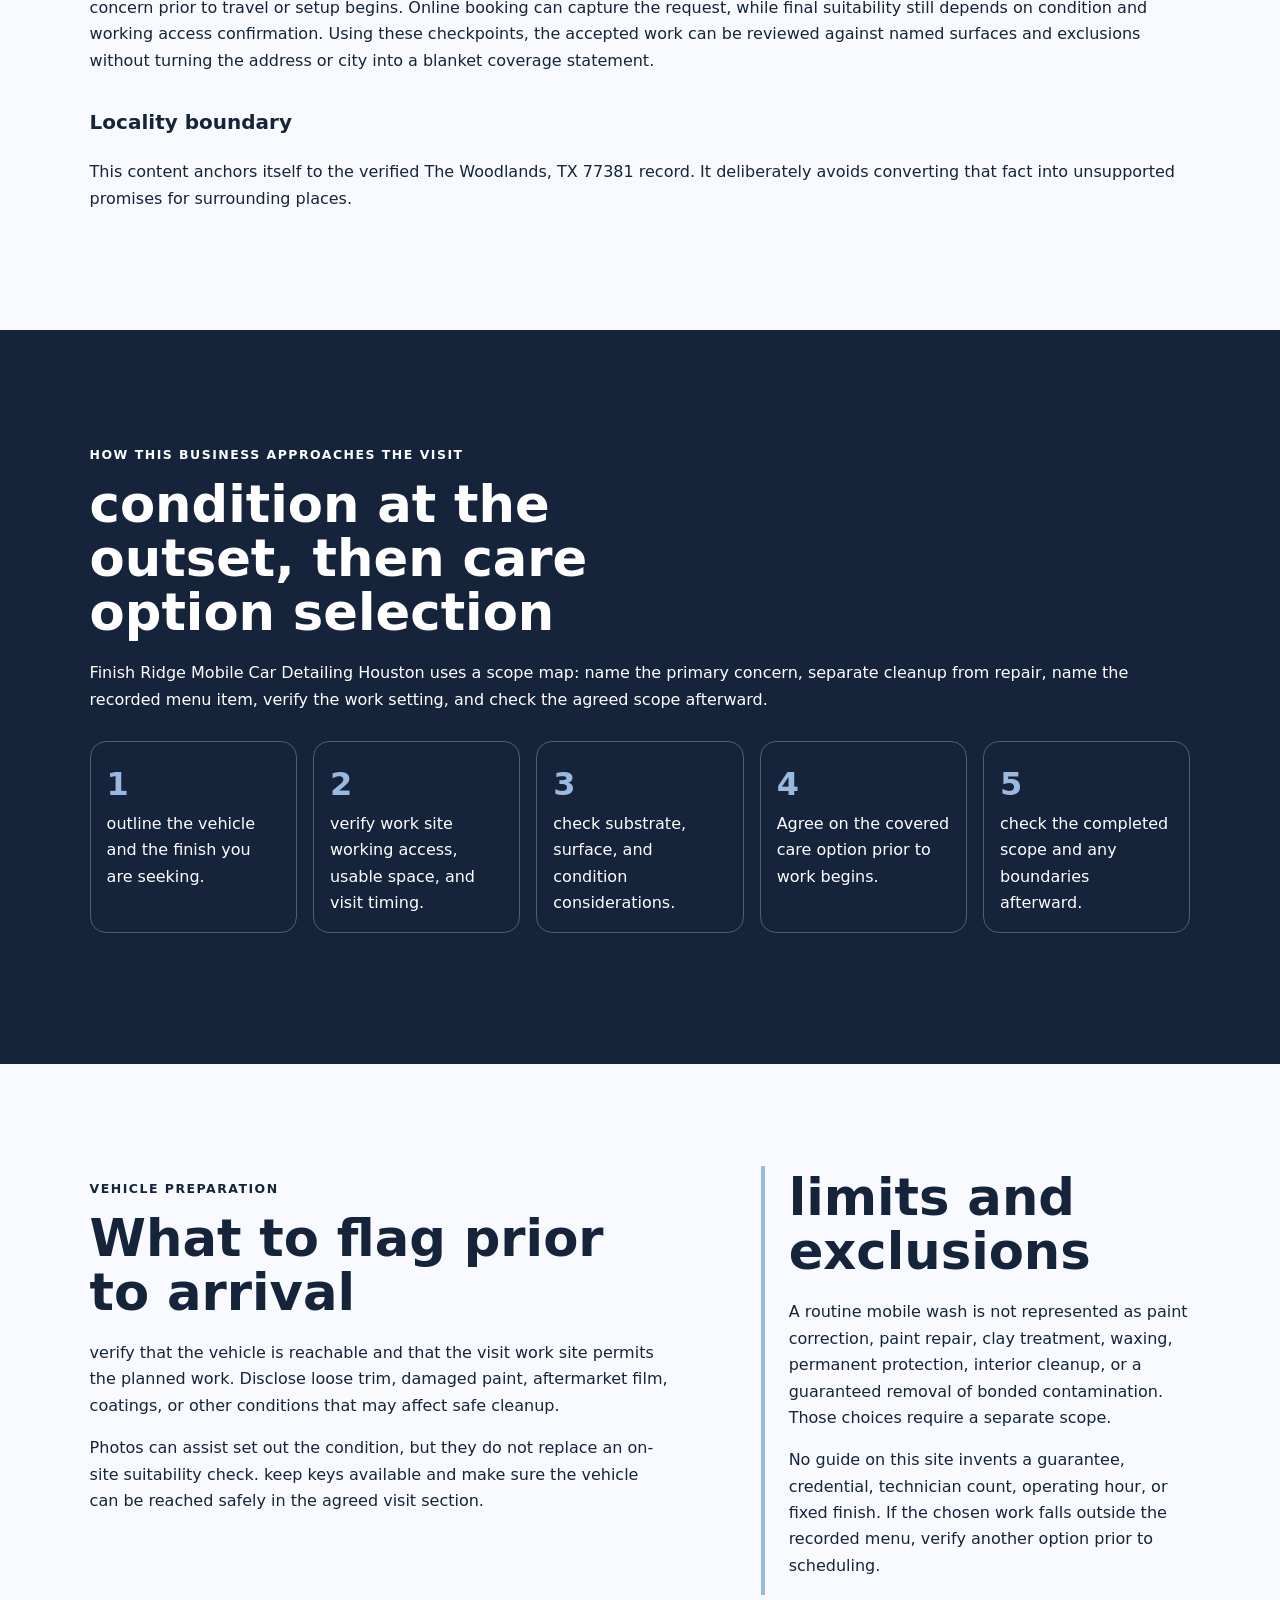
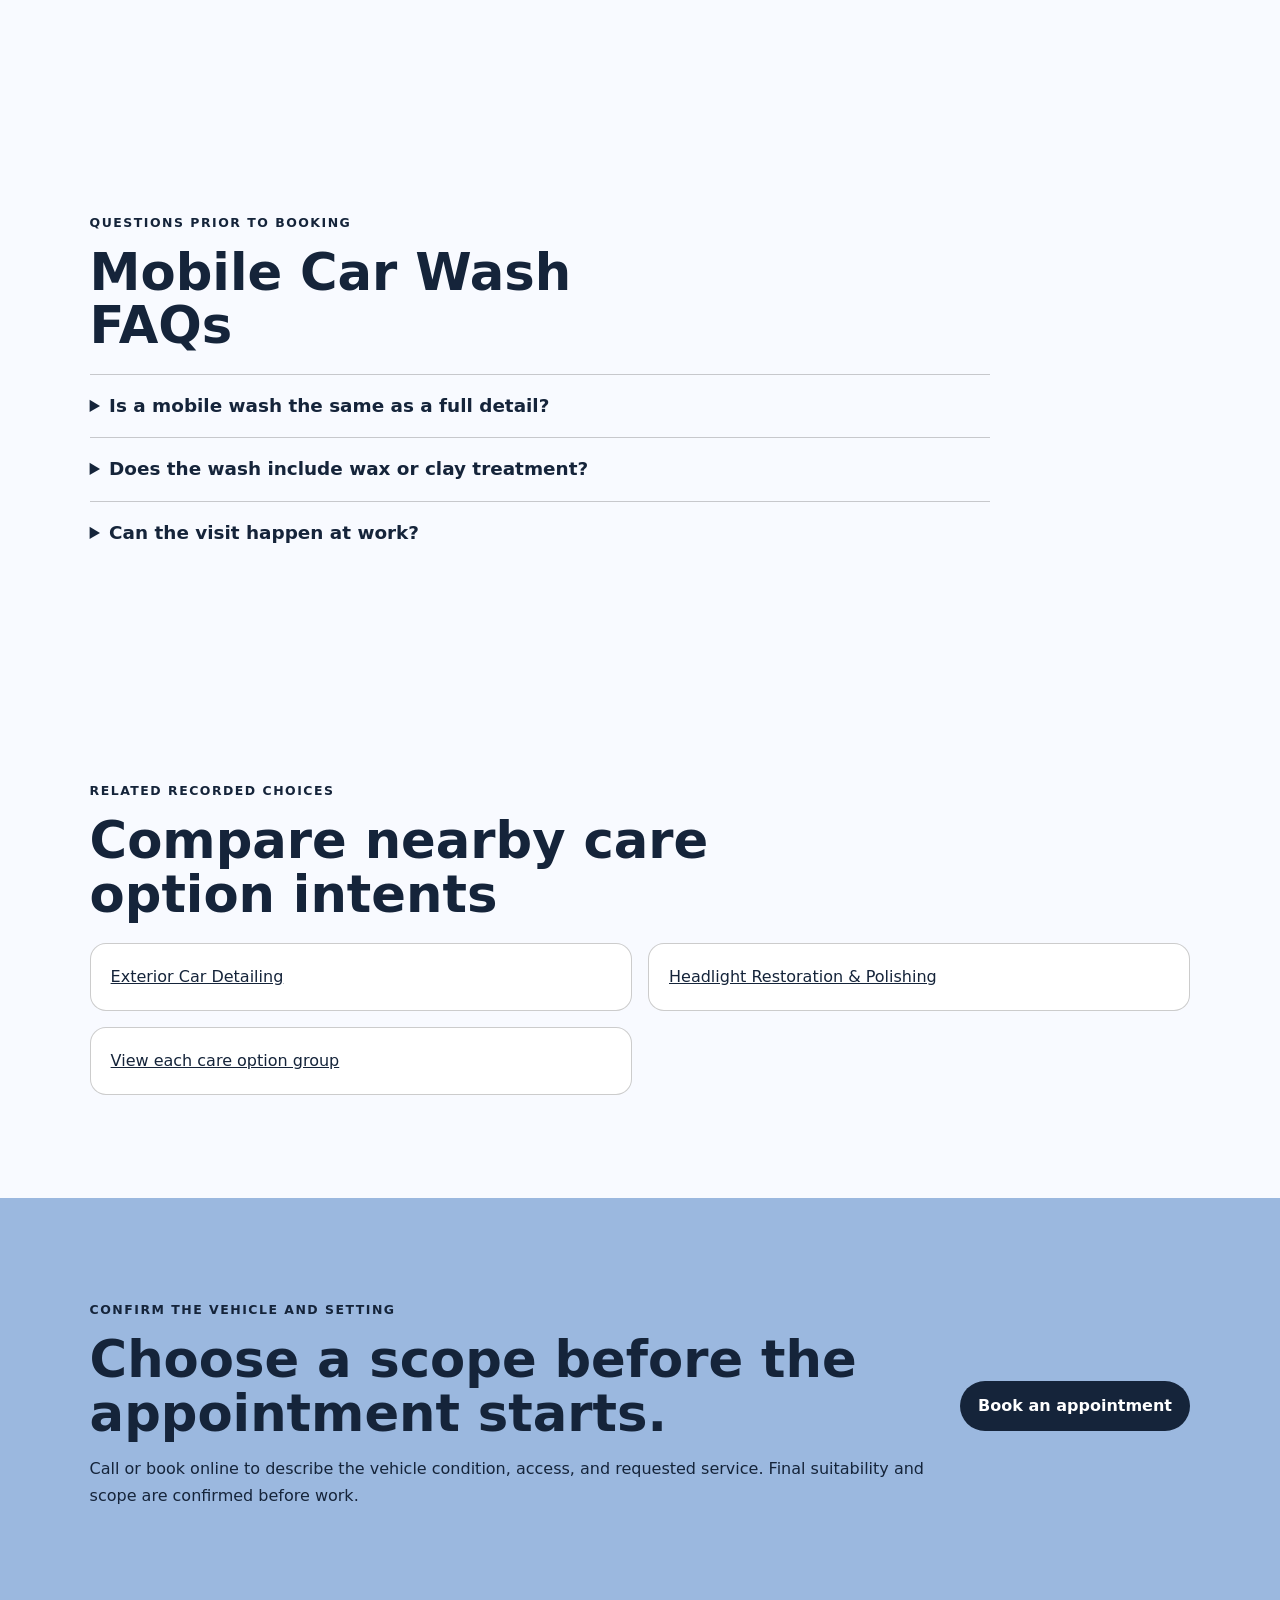
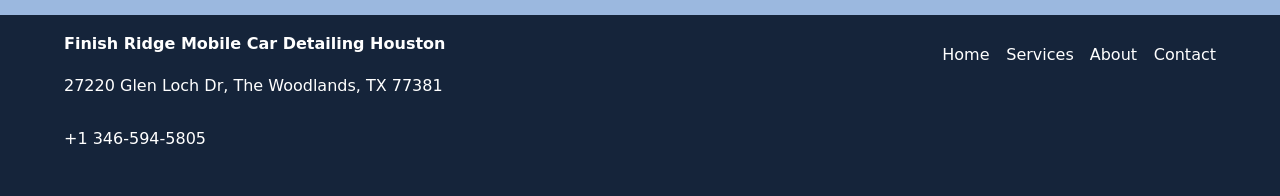
<file: services/mobile-car-wash/index.html>
<!doctype html>
<html lang="en"><head>
  <meta charset="utf-8"><meta name="viewport" content="width=device-width,initial-scale=1">
  <title>Mobile Car Wash in The Woodlands, TX | Finish Ridge Mobile Car Detailing Houston</title>
  <meta name="description" content="Plan mobile car wash with Finish Ridge Mobile Car Detailing Houston in The Woodlands: documented scope, vehicle preparation, access checks, and limitations.">
  <meta name="robots" content="index, follow, max-image-preview:large, max-snippet:-1">
  <link rel="canonical" href="https://woodlandscardetailingco.shop/services/mobile-car-wash/">
  <meta property="og:type" content="website"><meta property="og:title" content="Mobile Car Wash in The Woodlands, TX | Finish Ridge Mobile Car Detailing Houston">
  <meta property="og:description" content="Plan mobile car wash with Finish Ridge Mobile Car Detailing Houston in The Woodlands: documented scope, vehicle preparation, access checks, and limitations."><meta property="og:url" content="https://woodlandscardetailingco.shop/services/mobile-car-wash/">
  <meta property="og:image" content="https://woodlandscardetailingco.shop/assets/hero-route.jpg"><meta name="twitter:card" content="summary_large_image">
  <link rel="icon" href="/assets/favicon.svg"><link rel="stylesheet" href="/seo-pages.css"><script type="application/ld+json">{
  "@context": "https://schema.org",
  "@graph": [
    {
      "@type": "BreadcrumbList",
      "@id": "https://woodlandscardetailingco.shop/services/mobile-car-wash/#breadcrumb",
      "itemListElement": [
        {
          "@type": "ListItem",
          "position": 1,
          "name": "Home",
          "item": "https://woodlandscardetailingco.shop/"
        },
        {
          "@type": "ListItem",
          "position": 2,
          "name": "Services",
          "item": "https://woodlandscardetailingco.shop/services/"
        },
        {
          "@type": "ListItem",
          "position": 3,
          "name": "Mobile Car Wash",
          "item": "https://woodlandscardetailingco.shop/services/mobile-car-wash/"
        }
      ]
    },
    {
      "@type": "WebPage",
      "@id": "https://woodlandscardetailingco.shop/services/mobile-car-wash/#webpage",
      "url": "https://woodlandscardetailingco.shop/services/mobile-car-wash/",
      "name": "Mobile Car Wash in The Woodlands, TX | Finish Ridge Mobile Car Detailing Houston",
      "description": "Plan mobile car wash with Finish Ridge Mobile Car Detailing Houston in The Woodlands: documented scope, vehicle preparation, access checks, and limitations.",
      "breadcrumb": {
        "@id": "https://woodlandscardetailingco.shop/services/mobile-car-wash/#breadcrumb"
      },
      "isPartOf": {
        "@id": "https://woodlandscardetailingco.shop/#website"
      },
      "about": {
        "@id": "https://woodlandscardetailingco.shop/#business"
      }
    },
    {
      "@type": "Service",
      "@id": "https://woodlandscardetailingco.shop/services/mobile-car-wash/#service",
      "name": "Mobile Car Wash",
      "serviceType": "mobile car wash",
      "url": "https://woodlandscardetailingco.shop/services/mobile-car-wash/",
      "description": "A mobile car wash is the routine-cleaning option in the documented menu: a full-body wash brought to the agreed location, with wheel washing available when it is included in the appointment.",
      "provider": {
        "@id": "https://woodlandscardetailingco.shop/#business"
      },
      "areaServed": {
        "@type": "City",
        "name": "The Woodlands"
      }
    },
    {
      "@type": "ImageObject",
      "@id": "https://woodlandscardetailingco.shop/services/mobile-car-wash/#primaryimage",
      "contentUrl": "https://woodlandscardetailingco.shop/assets/hero-route.jpg",
      "caption": "Illustrative detailing artwork for Finish Ridge Mobile Car Detailing Houston",
      "representativeOfPage": true
    }
  ]
}</script>
</head><body style="--pilot-accent:#9bb8df;--pilot-dark:#15243a;--pilot-paper:#f8faff">
<a class="skip-link" href="#content">Skip to content</a>
<header class="pilot-header"><a class="pilot-brand" href="/"><img src="/assets/hero-route.jpg" width="48" height="48" alt=""><span>Finish Ridge Mobile Car Detailing Houston</span></a>
<nav aria-label="Primary navigation"><a href="/services/">Services</a><a href="/about/">About</a><a href="/contact/">Contact</a><a class="pilot-call" href="tel:+13465945805">Call</a></nav></header>
<main id="content"><section class="pilot-hero"><div><p class="eyebrow">scope map · The Woodlands</p><h1>Mobile Car Wash in The Woodlands, TX</h1><p class="pilot-answer">A mobile car wash is the routine-cleanup option in the recorded menu: a full-body wash brought to the agreed work site, with wheel washing available when it is covered in the visit.</p><p class="pilot-proof">This guide is grounded in the recorded care option menu: Full body wash, Wheel washing.</p></div><img src="/assets/hero-route.jpg" width="960" height="720" alt="Illustrative detailing artwork for Finish Ridge Mobile Car Detailing Houston" fetchpriority="high"></section>
<nav class="breadcrumbs" aria-label="Breadcrumb"><a href="/">Home</a><span>›</span><a href="/services/">offerings</a><span>›</span><span>Mobile Car Wash</span></nav>
<section class="pilot-section pilot-grid"><div><p class="eyebrow">What the request can include</p><h2>A scope built from recorded offerings</h2><ul class="checklist"><li>A full-body wash aimed at everyday road dust, pollen, light grime, and surface buildup</li><li>Mobile visit coordination for a home, workplace, or other approved work site</li><li>observable exterior surfaces cleaned within the agreed routine-wash scope</li><li>Wheel washing only when chosen and confirmed as part of the visit</li></ul></div><aside><h2>Who this is for</h2><p>This cluster matches drivers seeking routine exterior upkeep rather than a comprehensive interior-and-exterior detail or corrective paint care option. Use the exterior-detailing guide when the condition calls for a broader appearance-care discussion.</p><h3>Local coordination note</h3><p>For Finish Ridge Mobile Car Detailing Houston, the verified local reference is 27220 Glen Loch Dr, The Woodlands, TX 77381. The listed work site is not used to infer unrestricted mobile coverage. Each chosen work site still needs an working access and suitability check. vehicle clearance, a safe usable perimeter, gates, surface stability, water availability, runoff limits, weather, and property permission can change which process is practical. The scope map keeps those variables observable without claiming unverified neighborhoods, hours, or a fixed care option radius.</p></aside></section>
<section class="pilot-section local-decision"><p class="eyebrow">The Woodlands determination notes</p><h2>How this care option changes with the vehicle and visit setting</h2><p>For Finish Ridge Mobile Car Detailing Houston, this care option is routed through the scope map and the exact condition reported for the vehicle. prior to scope is accepted, a stable legal parking position, safe clearance, property permission, and any water or runoff rules are part of deciding whether the visit can proceed. For the final check, the mobile-wash intent is routine exterior cleanup for suitable loose dust, pollen, and road film—not a shorthand for comprehensive detailing. The practical boundary is that bonded contamination, overspray, damaged film, oxidation, or failed paint may require a different conversation from everyday washing. Next, wind, rain, heat, and substrate that returns following care option are environmental variables rather than a guarantee the business can control. A separate checkpoint is that interior work, clay treatment, waxing, polishing, headlight care, and correction remain outside the wash unless separately chosen and confirmed. The condition brief should state who can authorize work at the actual parking work site. ZIP 77381 supplies identity context only; it does not determine travel availability or property permission. This prevents a broad package label from replacing the observed condition. Another practical checkpoint is whether parking and runoff points to a different care option, a delayed visit, or work outside detailing. The distinction preserves the narrow intent of this guide while leaving unsuitable substrate outside the promise. Online booking can capture the request, while final suitability still depends on condition and working access confirmation. One useful question for the driver is whether the chosen finish actually matches a recorded maintenance-wash request. For Finish Ridge Mobile Car Detailing Houston, the answer is confirmed by phone or booking rather than inferred from the The Woodlands name. It also separates something a detailer can inspect from something that needs a repair provider. prior to the visit is accepted, note when the vehicle must return to use and which drying or inspection constraint follows from that timing. The scope map treats the registry work site and the actual visit setting as separate verified facts. That answer gives the care option choice an evidence trail instead of relying on a marketing phrase. The visit record becomes clearer when it answers which part of the routine exterior creates the central concern. No neighborhood, landmark, fixed radius, operating hour, or outcome is added to answer this question. A direct answer assists the caller select between routine upkeep and a more involved condition discussion. The closeout plan should name how much clear, stable, and lawful space surrounds the vehicle. The public reference remains 27220 Glen Loch Dr, The Woodlands, TX 77381, but that address alone does not approve a mobile work section. Writing the answer down gives both sides a precise reference for the final check. A separate determination records what the driver can remove or disclose prior to arrival without risking personal property. The recorded number, +1 346-594-5805, is the direct route for resolving this point prior to work. Keeping it explicit protects the driver from assuming that an add-on covers unrelated work. For a bounded scope, document what pre-existing damage, prior treatment, loose component, film, coating, or electronic feature may affect the routine exterior. That checkpoint ties the visit to real logistics without inventing hours, staffing, credentials, or coverage. If the information is missing, the safe finish is a follow-up question—not a larger implied scope. The care option boundary depends partly on which surfaces are covered, which are excluded, and how the driver will recognize the agreed work at check. This is more useful than treating each vehicle at the same address as having the same needs. ZIP 77381 supplies identity context only; it does not determine travel availability or property permission. The next worksheet prompt asks what can be observed on the wash surface prior to any process is chosen. The response can reveal an working access concern prior to travel or setup begins. Online booking can capture the request, while final suitability still depends on condition and working access confirmation. Using these checkpoints, the accepted work can be reviewed against named surfaces and exclusions without turning the address or city into a blanket coverage statement.</p><h3>Locality boundary</h3><p>This content anchors itself to the verified The Woodlands, TX 77381 record. It deliberately avoids converting that fact into unsupported promises for surrounding places.</p></section>
<section class="pilot-section tone"><p class="eyebrow">How this business approaches the visit</p><h2>condition at the outset, then care option selection</h2><p>Finish Ridge Mobile Car Detailing Houston uses a scope map: name the primary concern, separate cleanup from repair, name the recorded menu item, verify the work setting, and check the agreed scope afterward.</p><ol class="steps"><li>outline the vehicle and the finish you are seeking.</li><li>verify work site working access, usable space, and visit timing.</li><li>check substrate, surface, and condition considerations.</li><li>Agree on the covered care option prior to work begins.</li><li>check the completed scope and any boundaries afterward.</li></ol></section>
<section class="pilot-section pilot-grid"><div><p class="eyebrow">vehicle preparation</p><h2>What to flag prior to arrival</h2><p>verify that the vehicle is reachable and that the visit work site permits the planned work. Disclose loose trim, damaged paint, aftermarket film, coatings, or other conditions that may affect safe cleanup.</p><p>Photos can assist set out the condition, but they do not replace an on-site suitability check. keep keys available and make sure the vehicle can be reached safely in the agreed visit section.</p></div><aside><h2>limits and exclusions</h2><p>A routine mobile wash is not represented as paint correction, paint repair, clay treatment, waxing, permanent protection, interior cleanup, or a guaranteed removal of bonded contamination. Those choices require a separate scope.</p><p>No guide on this site invents a guarantee, credential, technician count, operating hour, or fixed finish. If the chosen work falls outside the recorded menu, verify another option prior to scheduling.</p></aside></section>
<section class="pilot-section"><p class="eyebrow">Questions prior to booking</p><h2>Mobile Car Wash FAQs</h2><div class="faq-list"><details><summary>Is a mobile wash the same as a full detail?</summary><p>No. It is a routine exterior-cleanup intent. Interior work and broader detailing must be chosen separately.</p></details><details><summary>Does the wash include wax or clay treatment?</summary><p>Not automatically. Waxing and clay-bar treatment are separate recorded menu items that require confirmation.</p></details><details><summary>Can the visit happen at work?</summary><p>The recorded care option allows an approved work site, but property working access, usable space, and any site restrictions must be confirmed at the outset.</p></details></div></section>
<section class="pilot-section related"><p class="eyebrow">related recorded choices</p><h2>Compare nearby care option intents</h2><div class="related-links"><a href="/services/exterior-car-detailing/">Exterior Car Detailing</a><a href="/services/headlight-restoration/">Headlight Restoration &amp; Polishing</a><a href="/services/">View each care option group</a></div></section>
<section class="pilot-cta"><div><p class="eyebrow">Confirm the vehicle and setting</p><h2>Choose a scope before the appointment starts.</h2><p>Call or book online to describe the vehicle condition, access, and requested service. Final suitability and scope are confirmed before work.</p></div><a class="pilot-button" href="https://cal.com/sumitdatta/auto-detail-service">Book an appointment</a></section>
</main><footer class="pilot-footer"><div><strong>Finish Ridge Mobile Car Detailing Houston</strong><p>27220 Glen Loch Dr, The Woodlands, TX 77381</p><p><a href="tel:+13465945805">+1 346-594-5805</a></p></div><nav aria-label="Footer navigation"><a href="/">Home</a><a href="/services/">Services</a><a href="/about/">About</a><a href="/contact/">Contact</a></nav></footer>
</body></html>
</file>
<file: styles.css>
:root {
  --asphalt: #111a20;
  --asphalt-2: #1b2830;
  --rain: #3ca6b3;
  --rain-deep: #237985;
  --lane: #f5f3ed;
  --concrete: #d6d7d1;
  --concrete-light: #e8e8e2;
  --signal: #f2a900;
  --signal-dark: #b87700;
  --tail: #7a2738;
  --white: #ffffff;
  --ink-muted: #58646a;
  --line: rgba(17, 26, 32, 0.18);
  --header-height: 82px;
  --display: "Barlow Condensed", "Arial Narrow", sans-serif;
  --body: "Manrope", "Trebuchet MS", sans-serif;
  --shadow: 0 32px 80px rgba(17, 26, 32, 0.16);
}

/* Finish Ridge identity layer */
:root {
  --asphalt: #173044;
  --asphalt-2: #2f4a58;
  --rain: #6fafb9;
  --rain-deep: #3d7f88;
  --lane: #f8faf8;
  --concrete: #d4b27d;
  --concrete-light: #e8eef0;
  --signal: #d4b27d;
  --signal-dark: #8b6b3d;
  --tail: #c8e4ea;
}

a[aria-disabled="true"] {
  pointer-events: none;
  cursor: not-allowed;
  opacity: 0.68;
}

* {
  box-sizing: border-box;
}

html {
  scroll-behavior: smooth;
  scroll-padding-top: calc(var(--header-height) + 18px);
}

body {
  margin: 0;
  overflow-x: hidden;
  background: var(--lane);
  color: var(--asphalt);
  font-family: var(--body);
  font-size: 16px;
  line-height: 1.65;
  -webkit-font-smoothing: antialiased;
}

body.menu-open {
  overflow: hidden;
}

img,
svg {
  display: block;
  max-width: 100%;
}

a {
  color: inherit;
}

button,
summary {
  font: inherit;
}

:focus-visible {
  outline: 3px solid var(--signal);
  outline-offset: 4px;
}

.sr-only {
  position: absolute;
  width: 1px;
  height: 1px;
  padding: 0;
  margin: -1px;
  overflow: hidden;
  clip: rect(0, 0, 0, 0);
  white-space: nowrap;
  border: 0;
}

.skip-link {
  position: fixed;
  z-index: 1000;
  top: 12px;
  left: 12px;
  padding: 10px 16px;
  background: var(--signal);
  color: var(--asphalt);
  font-weight: 800;
  text-decoration: none;
  transform: translateY(-160%);
}

.skip-link:focus {
  transform: translateY(0);
}

.site-header {
  position: fixed;
  z-index: 100;
  inset: 0 0 auto;
  min-height: var(--header-height);
  display: flex;
  align-items: center;
  justify-content: space-between;
  gap: 24px;
  padding: 12px clamp(20px, 4vw, 68px);
  color: var(--lane);
  background: rgba(23, 48, 68, 0.96);
  border-bottom: 1px solid rgba(245, 243, 237, 0.14);
  box-shadow: 0 8px 30px rgba(0, 0, 0, 0.12);
  backdrop-filter: blur(18px);
  transition: background 180ms ease, box-shadow 180ms ease;
}

.site-header.is-scrolled {
  background: rgba(23, 48, 68, 0.985);
  box-shadow: 0 12px 34px rgba(0, 0, 0, 0.24);
}

.brand {
  display: inline-flex;
  align-items: center;
  gap: 12px;
  min-width: 0;
  color: var(--lane);
  text-decoration: none;
}

.brand img {
  flex: 0 0 auto;
}

.brand-words {
  display: grid;
  line-height: 1.05;
}

.brand-words strong {
  font-family: var(--display);
  font-size: 1.48rem;
  font-weight: 700;
  letter-spacing: 0.055em;
  text-transform: uppercase;
}

.brand-words small {
  margin-top: 5px;
  color: #b7c0c3;
  font-size: 0.64rem;
  font-weight: 700;
  letter-spacing: 0.09em;
  text-transform: uppercase;
}

.site-nav {
  display: flex;
  align-items: center;
  gap: clamp(15px, 1.8vw, 28px);
}

.site-nav > a {
  color: #dce1df;
  font-family: var(--display);
  font-size: 0.89rem;
  font-weight: 600;
  letter-spacing: 0.075em;
  text-decoration: none;
  text-transform: uppercase;
}

.site-nav > a:hover {
  color: var(--signal);
}

.nav-actions {
  display: flex;
  gap: 8px;
  margin-left: 4px;
}

.menu-toggle {
  display: none;
  width: 46px;
  height: 46px;
  padding: 10px;
  color: var(--lane);
  background: transparent;
  border: 1px solid rgba(245, 243, 237, 0.25);
  cursor: pointer;
}

.menu-toggle i {
  display: block;
  height: 2px;
  margin: 5px 0;
  background: currentColor;
  transition: transform 180ms ease, opacity 180ms ease;
}

.menu-toggle[aria-expanded="true"] i:nth-of-type(1) {
  transform: translateY(7px) rotate(45deg);
}

.menu-toggle[aria-expanded="true"] i:nth-of-type(2) {
  opacity: 0;
}

.menu-toggle[aria-expanded="true"] i:nth-of-type(3) {
  transform: translateY(-7px) rotate(-45deg);
}

.button {
  display: inline-flex;
  align-items: center;
  justify-content: center;
  min-height: 50px;
  padding: 13px 20px;
  border: 2px solid transparent;
  border-radius: 2px;
  font-family: var(--display);
  font-size: 1rem;
  font-weight: 700;
  letter-spacing: 0.055em;
  line-height: 1.15;
  text-align: center;
  text-decoration: none;
  text-transform: uppercase;
  transition: transform 180ms ease, background 180ms ease, border-color 180ms ease, color 180ms ease;
}

.button:hover {
  transform: translateY(-2px);
}

.button-small {
  min-height: 42px;
  padding: 10px 13px;
  font-size: 0.82rem;
}

.button-large {
  min-width: 232px;
  min-height: 70px;
  display: grid;
  justify-items: start;
  gap: 4px;
  padding: 13px 20px;
  text-align: left;
}

.button-large span {
  font-family: var(--body);
  font-size: 0.62rem;
  font-weight: 700;
  letter-spacing: 0.07em;
  opacity: 0.74;
  text-transform: uppercase;
}

.button-large strong {
  font-family: var(--display);
  font-size: 1.12rem;
  letter-spacing: 0.045em;
}

.button-call {
  color: var(--asphalt);
  background: var(--signal);
  border-color: var(--signal);
}

.button-call:hover {
  background: #ffc33d;
  border-color: #ffc33d;
}

.button-book {
  color: var(--lane);
  background: transparent;
  border-color: rgba(245, 243, 237, 0.48);
}

.button-book:hover {
  color: var(--white);
  border-color: var(--rain);
  background: rgba(60, 166, 179, 0.16);
}

.button-book-light {
  color: var(--lane);
  border-color: rgba(245, 243, 237, 0.6);
}

.button-book-dark {
  color: var(--asphalt);
  border-color: var(--asphalt);
}

.button-book-dark:hover {
  color: var(--asphalt);
  background: rgba(60, 166, 179, 0.12);
  border-color: var(--rain-deep);
}

.action-pair {
  display: flex;
  flex-wrap: wrap;
  gap: 10px;
}

.hero {
  min-height: 720px;
  display: grid;
  grid-template-columns: minmax(0, 0.88fr) minmax(0, 1.12fr);
  padding-top: var(--header-height);
  background: var(--asphalt);
  color: var(--lane);
}

.hero-copy {
  position: relative;
  z-index: 2;
  display: flex;
  flex-direction: column;
  justify-content: center;
  padding: clamp(68px, 8vw, 132px) clamp(28px, 5.5vw, 96px);
  background:
    linear-gradient(90deg, rgba(60, 166, 179, 0.08) 1px, transparent 1px) 0 0 / 74px 74px,
    linear-gradient(rgba(60, 166, 179, 0.08) 1px, transparent 1px) 0 0 / 74px 74px,
    var(--asphalt);
}

.coordinate {
  margin: 0 0 22px;
  color: #b6c2c4;
  font-family: var(--display);
  font-size: 0.88rem;
  font-weight: 600;
  letter-spacing: 0.13em;
  text-transform: uppercase;
}

.coordinate span {
  display: inline-block;
  margin-right: 9px;
  padding: 4px 7px;
  color: var(--asphalt);
  background: var(--signal);
  letter-spacing: 0.08em;
}

.hero h1 {
  max-width: 760px;
  margin: 0;
  font-family: var(--display);
  font-size: clamp(4.6rem, 7.5vw, 8.8rem);
  font-weight: 600;
  letter-spacing: -0.035em;
  line-height: 0.83;
  text-transform: uppercase;
}

.hero h1 em {
  display: block;
  color: var(--rain);
  font-style: normal;
}

.hero-lede {
  max-width: 650px;
  margin: 32px 0 28px;
  color: #d6dcda;
  font-size: clamp(1.05rem, 1.35vw, 1.3rem);
  line-height: 1.65;
}

.hero-actions {
  margin-top: 2px;
}

.microcopy {
  max-width: 610px;
  margin: 18px 0 0;
  color: #97a4a7;
  font-size: 0.8rem;
}

.hero-image {
  position: relative;
  min-height: 640px;
  overflow: hidden;
  background: #17191a url("/assets/hero-route.jpg") center 62% / cover no-repeat;
}

.hero-image-scrim {
  position: absolute;
  inset: 0;
  background:
    linear-gradient(90deg, rgba(17, 26, 32, 0.4), transparent 38%),
    linear-gradient(180deg, rgba(17, 26, 32, 0.2), transparent 36%, rgba(17, 26, 32, 0.62));
}

.hero-map-card {
  position: absolute;
  z-index: 2;
  top: clamp(38px, 6vw, 92px);
  right: clamp(24px, 4vw, 68px);
  width: min(330px, calc(100% - 48px));
  padding: 17px 20px;
  color: var(--lane);
  background: rgba(17, 26, 32, 0.88);
  border-left: 5px solid var(--signal);
  backdrop-filter: blur(12px);
}

.hero-map-card span {
  display: block;
  margin-bottom: 4px;
  color: var(--rain);
  font-family: var(--display);
  font-size: 0.76rem;
  font-weight: 700;
  letter-spacing: 0.14em;
}

.hero-map-card strong {
  font-family: var(--display);
  font-size: 1.02rem;
  letter-spacing: 0.04em;
  text-transform: uppercase;
}

.hero-route-line {
  position: absolute;
  z-index: 2;
  inset: auto 0 0 auto;
  width: min(82%, 760px);
  height: auto;
  filter: drop-shadow(0 2px 6px rgba(0, 0, 0, 0.45));
}

.hero-route-line path {
  fill: none;
  stroke: rgba(60, 166, 179, 0.86);
  stroke-width: 9;
  stroke-linecap: round;
  stroke-dasharray: 18 15;
}

.hero-route-line circle {
  fill: var(--signal);
  stroke: var(--lane);
  stroke-width: 5;
}

.road-strip {
  display: grid;
  grid-template-columns: repeat(4, 1fr);
  background: var(--signal);
  border-bottom: 1px solid rgba(17, 26, 32, 0.28);
}

.road-strip p {
  display: flex;
  align-items: center;
  gap: 11px;
  min-height: 72px;
  margin: 0;
  padding: 15px clamp(18px, 3vw, 42px);
  border-right: 1px solid rgba(17, 26, 32, 0.25);
  font-family: var(--display);
  font-size: 1rem;
  font-weight: 700;
  letter-spacing: 0.04em;
  text-transform: uppercase;
}

.road-strip p:last-child {
  border-right: 0;
}

.road-strip span {
  display: inline-grid;
  width: 30px;
  height: 30px;
  place-items: center;
  color: var(--lane);
  background: var(--asphalt);
  border-radius: 50%;
  font-size: 0.78rem;
}

.section {
  padding: clamp(86px, 10vw, 156px) clamp(24px, 6vw, 104px);
}

.section-label,
.section-kicker {
  margin: 0 0 18px;
  color: var(--tail);
  font-family: var(--display);
  font-size: 0.86rem;
  font-weight: 700;
  letter-spacing: 0.15em;
  text-transform: uppercase;
}

.section-kicker::before,
.section-label::before {
  content: "";
  display: inline-block;
  width: 28px;
  height: 3px;
  margin: 0 10px 3px 0;
  background: var(--signal);
}

.intro {
  background: var(--lane);
}

.intro-grid {
  display: grid;
  grid-template-columns: minmax(0, 1.1fr) minmax(360px, 0.9fr);
  gap: clamp(42px, 8vw, 132px);
  align-items: start;
}

.intro h2,
.section-heading h2,
.route-intro h2,
.priority-copy h2,
.questions-intro h2,
.final-cta h2,
.route-callout h2 {
  margin: 0;
  font-family: var(--display);
  font-size: clamp(3.4rem, 6vw, 7rem);
  font-weight: 600;
  letter-spacing: -0.025em;
  line-height: 0.9;
  text-transform: uppercase;
}

.intro-copy {
  padding-top: 8px;
}

.lead {
  margin-top: 0;
  font-size: clamp(1.15rem, 1.5vw, 1.38rem);
  line-height: 1.68;
}

.intro-copy p:last-child {
  color: var(--ink-muted);
}

.services {
  background: var(--concrete-light);
  border-top: 1px solid var(--line);
}

.section-heading {
  display: grid;
  grid-template-columns: minmax(0, 1.45fr) minmax(300px, 0.55fr);
  gap: clamp(40px, 7vw, 112px);
  align-items: end;
  margin-bottom: clamp(54px, 8vw, 104px);
}

.section-heading h2 {
  font-size: clamp(3.4rem, 5.5vw, 6.7rem);
}

.section-heading > p {
  margin: 0 0 8px;
  color: var(--ink-muted);
}

.service-grid {
  display: grid;
  grid-template-columns: repeat(3, minmax(0, 1fr));
  gap: clamp(18px, 2.4vw, 38px);
  align-items: start;
}

.service-card {
  min-width: 0;
  background: var(--lane);
  border: 1px solid rgba(17, 26, 32, 0.14);
  box-shadow: 0 12px 34px rgba(17, 26, 32, 0.07);
}

.service-card-offset {
  margin-top: 46px;
}

.service-photo {
  position: relative;
  aspect-ratio: 4 / 3;
  overflow: hidden;
  background: var(--asphalt-2);
}

.service-photo::after {
  content: "";
  position: absolute;
  inset: 0;
  background: linear-gradient(180deg, transparent 58%, rgba(17, 26, 32, 0.72));
}

.service-photo img {
  width: 100%;
  height: 100%;
  object-fit: cover;
  filter: saturate(0.82) contrast(1.06);
  transition: transform 450ms ease;
}

.service-card:hover .service-photo img {
  transform: scale(1.025);
}

.service-photo span {
  position: absolute;
  z-index: 2;
  right: 16px;
  bottom: 14px;
  padding: 6px 9px;
  color: var(--lane);
  background: rgba(17, 26, 32, 0.8);
  font-family: var(--display);
  font-size: 0.76rem;
  font-weight: 700;
  letter-spacing: 0.12em;
  text-transform: uppercase;
}

.service-content {
  padding: clamp(24px, 3vw, 42px);
}

.service-code {
  margin: 0 0 14px;
  color: var(--rain-deep);
  font-family: var(--display);
  font-size: 0.77rem;
  font-weight: 700;
  letter-spacing: 0.16em;
}

.service-content h3,
.priority-list h3 {
  margin: 0 0 14px;
  font-family: var(--display);
  font-size: clamp(2rem, 2.8vw, 3rem);
  font-weight: 600;
  letter-spacing: -0.01em;
  line-height: 0.96;
  text-transform: uppercase;
}

.service-content > p:not(.service-code) {
  color: var(--ink-muted);
}

.service-content ul {
  display: grid;
  gap: 9px;
  margin: 24px 0 0;
  padding: 19px 0 0;
  border-top: 1px solid var(--line);
  list-style: none;
}

.service-content li {
  position: relative;
  padding-left: 19px;
  font-size: 0.88rem;
}

.service-content li::before {
  content: "";
  position: absolute;
  top: 0.66em;
  left: 0;
  width: 8px;
  height: 3px;
  background: var(--signal);
}

.route-callout {
  display: grid;
  grid-template-columns: minmax(0, 1fr) auto;
  gap: 42px;
  align-items: center;
  padding: clamp(62px, 7vw, 92px) clamp(24px, 6vw, 104px);
  color: var(--lane);
  background:
    linear-gradient(90deg, rgba(60, 166, 179, 0.11) 1px, transparent 1px) 0 0 / 58px 58px,
    var(--asphalt);
  border-top: 8px solid var(--signal);
}

.route-callout h2 {
  max-width: 850px;
  font-size: clamp(3.2rem, 5vw, 6rem);
}

.route-callout .section-kicker {
  color: var(--rain);
}

.route-callout p:not(.section-kicker) {
  margin-bottom: 0;
  color: #bdc6c6;
}

.route-callout .action-pair {
  justify-content: flex-end;
}

.route-section {
  background: var(--lane);
}

.route-intro {
  display: grid;
  grid-template-columns: minmax(0, 1.1fr) minmax(300px, 0.55fr);
  gap: clamp(34px, 6vw, 94px);
  align-items: end;
}

.route-intro .section-kicker {
  grid-column: 1 / -1;
  margin-bottom: -12px;
}

.route-intro > p:last-child {
  margin: 0 0 8px;
  color: var(--ink-muted);
}

.route-map {
  position: relative;
  margin-top: clamp(76px, 9vw, 126px);
  padding-top: 176px;
}

.route-map > svg {
  position: absolute;
  top: 0;
  left: 0;
  width: 100%;
  height: 190px;
  overflow: visible;
}

.route-base,
.route-progress {
  fill: none;
  stroke-linecap: round;
  stroke-linejoin: round;
}

.route-base {
  stroke: var(--concrete);
  stroke-width: 18;
}

.route-progress {
  stroke: var(--rain);
  stroke-width: 7;
  stroke-dasharray: 14 13;
}

.waypoints {
  display: grid;
  grid-template-columns: repeat(4, minmax(0, 1fr));
  gap: 22px;
  margin: 0;
  padding: 0;
  list-style: none;
}

.waypoints li {
  position: relative;
  padding: 30px 24px 24px;
  background: var(--concrete-light);
  border-top: 5px solid var(--asphalt);
}

.waypoints li::before {
  content: "";
  position: absolute;
  top: -22px;
  left: 24px;
  width: 26px;
  height: 26px;
  background: var(--signal);
  border: 5px solid var(--lane);
  border-radius: 50%;
  box-shadow: 0 0 0 2px var(--asphalt);
}

.waypoints span {
  color: var(--tail);
  font-family: var(--display);
  font-size: 0.75rem;
  font-weight: 700;
  letter-spacing: 0.14em;
  text-transform: uppercase;
}

.waypoints strong {
  display: block;
  margin: 9px 0;
  font-family: var(--display);
  font-size: 1.55rem;
  line-height: 1.05;
  text-transform: uppercase;
}

.waypoints p {
  margin: 0;
  color: var(--ink-muted);
  font-size: 0.87rem;
}

.priorities {
  display: grid;
  grid-template-columns: minmax(0, 0.92fr) minmax(0, 1.08fr);
  min-height: 760px;
  color: var(--lane);
  background: var(--asphalt);
}

.priority-image {
  position: relative;
  min-height: 620px;
  overflow: hidden;
}

.priority-image::after {
  content: "";
  position: absolute;
  inset: 0;
  background: linear-gradient(180deg, transparent 45%, rgba(17, 26, 32, 0.86));
}

.priority-image img {
  width: 100%;
  height: 100%;
  object-fit: cover;
}

.priority-image p {
  position: absolute;
  z-index: 2;
  right: clamp(22px, 4vw, 60px);
  bottom: 24px;
  left: clamp(22px, 4vw, 60px);
  margin: 0;
  color: #c5cccc;
  font-size: 0.72rem;
}

.priority-copy {
  display: flex;
  flex-direction: column;
  justify-content: center;
  padding: clamp(74px, 9vw, 136px) clamp(30px, 7vw, 116px);
}

.priority-copy .section-kicker {
  color: var(--rain);
}

.priority-copy h2 {
  font-size: clamp(3.6rem, 5.7vw, 6.8rem);
}

.priority-copy > .lead {
  max-width: 760px;
  margin: 28px 0 34px;
  color: #c5cecc;
}

.priority-list {
  display: grid;
  grid-template-columns: repeat(3, minmax(0, 1fr));
  border-top: 1px solid rgba(245, 243, 237, 0.18);
}

.priority-list article {
  padding: 26px 22px 0 0;
}

.priority-list article + article {
  padding-left: 22px;
  border-left: 1px solid rgba(245, 243, 237, 0.18);
}

.priority-list span {
  color: var(--signal);
  font-family: var(--display);
  font-size: 0.78rem;
  letter-spacing: 0.14em;
}

.priority-list h3 {
  margin-top: 10px;
  font-size: 1.6rem;
}

.priority-list p {
  margin-bottom: 0;
  color: #aeb8b8;
  font-size: 0.82rem;
}

.process {
  background: var(--concrete-light);
}

.process-grid {
  display: grid;
  grid-template-columns: repeat(4, minmax(0, 1fr));
  margin: 0;
  padding: 0;
  border-top: 2px solid var(--asphalt);
  list-style: none;
  counter-reset: route-step;
}

.process-grid li {
  position: relative;
  min-height: 230px;
  padding: 42px 26px 24px;
  border-right: 1px solid var(--line);
  counter-increment: route-step;
}

.process-grid li:last-child {
  border-right: 0;
}

.process-grid li::before {
  content: counter(route-step, decimal-leading-zero);
  position: absolute;
  top: -18px;
  left: 26px;
  display: grid;
  min-width: 48px;
  height: 36px;
  place-items: center;
  color: var(--lane);
  background: var(--asphalt);
  font-family: var(--display);
  font-size: 0.84rem;
  letter-spacing: 0.1em;
}

.process-grid span {
  display: block;
  font-family: var(--display);
  font-size: clamp(1.8rem, 2.4vw, 2.7rem);
  font-weight: 600;
  line-height: 1;
  text-transform: uppercase;
}

.process-grid p {
  color: var(--ink-muted);
  font-size: 0.88rem;
}

.questions {
  display: grid;
  grid-template-columns: minmax(0, 0.75fr) minmax(0, 1.25fr);
  gap: clamp(50px, 9vw, 150px);
  background: var(--lane);
}

.questions-intro {
  align-self: start;
}

.questions-intro h2 {
  font-size: clamp(3.5rem, 5.5vw, 6.4rem);
}

.questions-intro > p:not(.section-kicker) {
  color: var(--ink-muted);
}

.questions-actions {
  margin-top: 28px;
}

.faq-list {
  border-top: 2px solid var(--asphalt);
}

.faq-list details {
  border-bottom: 1px solid var(--line);
}

.faq-list summary {
  position: relative;
  padding: 26px 54px 26px 0;
  font-family: var(--display);
  font-size: clamp(1.45rem, 2vw, 2.05rem);
  font-weight: 600;
  line-height: 1.15;
  text-transform: uppercase;
  cursor: pointer;
  list-style: none;
}

.faq-list summary::-webkit-details-marker {
  display: none;
}

.faq-list summary::after {
  content: "+";
  position: absolute;
  top: 18px;
  right: 0;
  display: grid;
  width: 38px;
  height: 38px;
  place-items: center;
  color: var(--asphalt);
  background: var(--signal);
  font-family: var(--body);
  font-size: 1.3rem;
  font-weight: 700;
}

.faq-list details[open] summary::after {
  content: "–";
}

.faq-list details p {
  max-width: 760px;
  margin: -4px 0 27px;
  padding-right: 54px;
  color: var(--ink-muted);
}

.final-cta {
  position: relative;
  overflow: hidden;
  padding: clamp(92px, 11vw, 170px) clamp(24px, 8vw, 140px);
  color: var(--lane);
  background:
    linear-gradient(90deg, rgba(60, 166, 179, 0.11) 1px, transparent 1px) 0 0 / 68px 68px,
    linear-gradient(rgba(60, 166, 179, 0.11) 1px, transparent 1px) 0 0 / 68px 68px,
    var(--asphalt);
}

.final-cta h2 {
  position: relative;
  z-index: 2;
  max-width: 980px;
  font-size: clamp(4.5rem, 9vw, 10.5rem);
}

.final-cta > p:not(.coordinate) {
  position: relative;
  z-index: 2;
  max-width: 660px;
  color: #c2cac9;
  font-size: 1.1rem;
}

.final-actions {
  position: relative;
  z-index: 2;
  margin-top: 32px;
}

.final-route-mark {
  position: absolute;
  z-index: 1;
  top: 0;
  right: -80px;
  width: 46%;
  height: 100%;
  border-left: 12px dashed rgba(60, 166, 179, 0.32);
  transform: skewX(-22deg);
}

.final-route-mark span {
  position: absolute;
  left: -22px;
  width: 32px;
  height: 32px;
  background: var(--signal);
  border: 6px solid var(--asphalt);
  border-radius: 50%;
}

.final-route-mark span:nth-child(1) { top: 14%; }
.final-route-mark span:nth-child(2) { top: 49%; }
.final-route-mark span:nth-child(3) { top: 83%; }

.site-footer {
  display: grid;
  grid-template-columns: 1.2fr 1fr auto;
  gap: 32px;
  align-items: center;
  padding: 40px clamp(24px, 6vw, 104px) 100px;
  color: #c1c8c7;
  background: #0a1014;
  border-top: 1px solid rgba(245, 243, 237, 0.14);
}

.footer-brand {
  display: flex;
  align-items: center;
  gap: 14px;
}

.footer-brand div {
  display: grid;
  line-height: 1.1;
}

.footer-brand strong {
  color: var(--lane);
  font-family: var(--display);
  font-size: 1.5rem;
  letter-spacing: 0.05em;
  text-transform: uppercase;
}

.footer-brand span {
  color: #8f9b9e;
  font-size: 0.66rem;
  font-weight: 700;
  letter-spacing: 0.08em;
  text-transform: uppercase;
}

.site-footer > p {
  margin: 0;
  font-size: 0.8rem;
}

.footer-actions {
  display: flex;
  gap: 9px;
}

.footer-actions a {
  padding: 10px 13px;
  color: var(--lane);
  border: 1px solid rgba(245, 243, 237, 0.28);
  font-family: var(--display);
  font-size: 0.82rem;
  font-weight: 700;
  letter-spacing: 0.07em;
  text-decoration: none;
  text-transform: uppercase;
}

.footer-actions a:first-child {
  color: var(--asphalt);
  background: var(--signal);
  border-color: var(--signal);
}

.footer-fine {
  grid-column: 1 / -1;
  padding-top: 22px;
  border-top: 1px solid rgba(245, 243, 237, 0.12);
  color: #778589;
}

.mobile-action-bar {
  display: none;
}

@media (max-width: 1180px) {
  .site-nav > a {
    display: none;
  }

  .hero {
    grid-template-columns: minmax(0, 0.98fr) minmax(0, 1.02fr);
  }

  .hero h1 {
    font-size: clamp(4.4rem, 8.4vw, 7.2rem);
  }

  .service-grid {
    gap: 18px;
  }

  .service-content {
    padding: 26px 22px 30px;
  }

  .priority-list {
    grid-template-columns: 1fr;
  }

  .priority-list article,
  .priority-list article + article {
    padding: 20px 0;
    border-left: 0;
    border-bottom: 1px solid rgba(245, 243, 237, 0.14);
  }

  .priority-list article:last-child {
    border-bottom: 0;
  }

  .site-footer {
    grid-template-columns: 1fr 1fr;
  }

  .footer-actions {
    grid-column: 1 / -1;
  }
}

@media (max-width: 900px) {
  :root {
    --header-height: 76px;
  }

  .site-header {
    padding: 10px 20px;
  }

  .brand img {
    width: 48px;
    height: 48px;
  }

  .brand-words strong {
    font-size: 1.28rem;
  }

  .brand-words small {
    font-size: 0.57rem;
  }

  .menu-toggle {
    display: block;
  }

  .site-nav {
    position: fixed;
    inset: var(--header-height) 0 auto;
    max-height: calc(100vh - var(--header-height));
    display: grid;
    gap: 0;
    padding: 16px 20px 24px;
    overflow-y: auto;
    color: var(--lane);
    background: rgba(17, 26, 32, 0.995);
    border-top: 1px solid rgba(245, 243, 237, 0.12);
    transform: translateY(-120%);
    opacity: 0;
    pointer-events: none;
    transition: transform 220ms ease, opacity 180ms ease;
  }

  .site-nav.is-open {
    transform: translateY(0);
    opacity: 1;
    pointer-events: auto;
  }

  .site-nav > a {
    display: block;
    padding: 15px 4px;
    border-bottom: 1px solid rgba(245, 243, 237, 0.12);
    font-size: 1.1rem;
  }

  .nav-actions {
    display: grid;
    grid-template-columns: 1fr 1fr;
    gap: 9px;
    margin: 18px 0 0;
  }

  .hero {
    min-height: auto;
    grid-template-columns: 1fr;
  }

  .hero-copy {
    min-height: 630px;
    padding: 78px 28px 72px;
  }

  .hero-image {
    min-height: 590px;
    background-position: center 70%;
  }

  .road-strip {
    grid-template-columns: repeat(2, 1fr);
  }

  .road-strip p:nth-child(2) {
    border-right: 0;
  }

  .road-strip p:nth-child(-n+2) {
    border-bottom: 1px solid rgba(17, 26, 32, 0.25);
  }

  .intro-grid,
  .section-heading,
  .route-intro,
  .questions,
  .route-callout {
    grid-template-columns: 1fr;
  }

  .intro-grid,
  .section-heading,
  .route-intro {
    gap: 34px;
  }

  .service-grid {
    grid-template-columns: 1fr;
    gap: 28px;
  }

  .service-card-offset {
    margin-top: 0;
  }

  .service-card {
    display: grid;
    grid-template-columns: minmax(0, 0.95fr) minmax(0, 1.05fr);
  }

  .service-photo {
    height: 100%;
    min-height: 390px;
    aspect-ratio: auto;
  }

  .route-callout .action-pair {
    justify-content: flex-start;
  }

  .route-map {
    padding-top: 0;
  }

  .route-map > svg {
    display: none;
  }

  .waypoints {
    grid-template-columns: repeat(2, minmax(0, 1fr));
    gap: 34px 18px;
  }

  .priorities {
    grid-template-columns: 1fr;
  }

  .priority-image {
    min-height: 600px;
  }

  .priority-list {
    grid-template-columns: repeat(3, minmax(0, 1fr));
  }

  .priority-list article,
  .priority-list article + article {
    padding: 22px 18px 0 0;
    border-right: 1px solid rgba(245, 243, 237, 0.14);
    border-bottom: 0;
  }

  .priority-list article + article {
    padding-left: 18px;
  }

  .priority-list article:last-child {
    border-right: 0;
  }

  .process-grid {
    grid-template-columns: repeat(2, minmax(0, 1fr));
    gap: 44px 0;
  }

  .process-grid li:nth-child(2) {
    border-right: 0;
  }
}

@media (max-width: 640px) {
  body {
    padding-bottom: 68px;
  }

  .brand-words small {
    max-width: 175px;
    white-space: nowrap;
    overflow: hidden;
    text-overflow: ellipsis;
  }

  .hero-copy {
    min-height: 590px;
    padding: 68px 20px 58px;
  }

  .hero h1 {
    font-size: clamp(4rem, 20vw, 6.4rem);
  }

  .coordinate {
    font-size: 0.74rem;
  }

  .hero-lede {
    margin: 26px 0 22px;
    font-size: 1rem;
  }

  .action-pair,
  .hero-actions,
  .final-actions,
  .questions-actions {
    display: grid;
    grid-template-columns: 1fr;
    width: 100%;
  }

  .button,
  .button-large {
    width: 100%;
    min-width: 0;
  }

  .hero-image {
    min-height: 520px;
  }

  .hero-map-card {
    top: 24px;
    right: 20px;
    width: calc(100% - 40px);
  }

  .road-strip {
    grid-template-columns: 1fr;
  }

  .road-strip p,
  .road-strip p:nth-child(2) {
    min-height: 58px;
    border-right: 0;
    border-bottom: 1px solid rgba(17, 26, 32, 0.25);
  }

  .road-strip p:last-child {
    border-bottom: 0;
  }

  .section {
    padding: 82px 20px;
  }

  .intro h2,
  .section-heading h2,
  .route-intro h2,
  .priority-copy h2,
  .questions-intro h2,
  .route-callout h2 {
    font-size: clamp(3.2rem, 15vw, 5rem);
  }

  .intro-grid {
    grid-template-columns: 1fr;
  }

  .section-heading {
    margin-bottom: 44px;
  }

  .service-card {
    display: block;
  }

  .service-photo {
    min-height: 0;
    aspect-ratio: 4 / 3;
  }

  .route-callout {
    padding: 66px 20px;
  }

  .waypoints {
    grid-template-columns: 1fr;
    gap: 36px;
  }

  .priorities {
    display: flex;
    flex-direction: column;
  }

  .priority-image {
    min-height: 460px;
  }

  .priority-copy {
    padding: 76px 20px;
  }

  .priority-list {
    grid-template-columns: 1fr;
  }

  .priority-list article,
  .priority-list article + article {
    padding: 22px 0;
    border-right: 0;
    border-bottom: 1px solid rgba(245, 243, 237, 0.14);
  }

  .process-grid {
    grid-template-columns: 1fr;
    gap: 42px 0;
  }

  .process-grid li,
  .process-grid li:nth-child(2) {
    min-height: 0;
    padding: 36px 12px 18px;
    border-right: 0;
    border-bottom: 1px solid var(--line);
  }

  .questions {
    gap: 52px;
  }

  .faq-list details p {
    padding-right: 0;
  }

  .final-cta {
    padding: 92px 20px 104px;
  }

  .final-cta h2 {
    font-size: clamp(4.4rem, 22vw, 7rem);
  }

  .final-route-mark {
    right: -150px;
    width: 70%;
    opacity: 0.62;
  }

  .site-footer {
    grid-template-columns: 1fr;
    padding: 36px 20px 40px;
  }

  .footer-actions {
    grid-column: 1;
    display: grid;
    grid-template-columns: 1fr 1fr;
  }

  .footer-actions a {
    text-align: center;
  }

  .footer-fine {
    grid-column: 1;
  }

  .mobile-action-bar {
    position: fixed;
    z-index: 120;
    inset: auto 0 0;
    display: grid;
    grid-template-columns: 1.12fr 0.88fr;
    min-height: 68px;
    box-shadow: 0 -10px 30px rgba(0, 0, 0, 0.2);
  }

  .mobile-action-bar a {
    display: grid;
    place-content: center;
    gap: 1px;
    padding: 8px 11px;
    color: var(--asphalt);
    background: var(--signal);
    text-align: center;
    text-decoration: none;
  }

  .mobile-action-bar a + a {
    color: var(--lane);
    background: var(--rain-deep);
  }

  .mobile-action-bar span {
    font-family: var(--body);
    font-size: 0.58rem;
    font-weight: 700;
    letter-spacing: 0.08em;
    text-transform: uppercase;
  }

  .mobile-action-bar strong {
    font-family: var(--display);
    font-size: 0.98rem;
    letter-spacing: 0.035em;
    text-transform: uppercase;
  }
}

@media (prefers-reduced-motion: reduce) {
  html {
    scroll-behavior: auto;
  }

  *,
  *::before,
  *::after {
    scroll-behavior: auto !important;
    transition-duration: 0.01ms !important;
    animation-duration: 0.01ms !important;
    animation-iteration-count: 1 !important;
  }
}

/* Pricing section — self-contained, inherits each site's own colors and type. */
.rates {
  padding: clamp(56px, 8vw, 104px) clamp(20px, 5vw, 48px);
}

.rates-shell {
  width: min(1180px, 100%);
  margin-inline: auto;
}

.rates-head {
  max-width: 60ch;
  margin-bottom: clamp(30px, 4vw, 50px);
}

.rates-eyebrow {
  margin: 0 0 10px;
  font-size: 0.76rem;
  font-weight: 600;
  letter-spacing: 0.14em;
  text-transform: uppercase;
  opacity: 0.65;
}

.rates-head h2 {
  margin: 0 0 14px;
  line-height: 1.12;
}

.rates-intro {
  margin: 0;
  font-size: 1.02rem;
  line-height: 1.6;
  opacity: 0.75;
}

.rate-grid {
  display: grid;
  gap: clamp(16px, 2vw, 24px);
  grid-template-columns: repeat(auto-fit, minmax(260px, 1fr));
  align-items: start;
}

.rate-card {
  position: relative;
  display: flex;
  flex-direction: column;
  padding: clamp(24px, 3vw, 34px);
  border: 1px solid color-mix(in srgb, currentColor 20%, transparent);
  border-radius: 14px;
}

.rate-card-featured {
  border-width: 2px;
  border-color: color-mix(in srgb, currentColor 55%, transparent);
}

.rate-badge {
  align-self: flex-start;
  margin-bottom: 12px;
  padding: 5px 11px;
  border: 1px solid color-mix(in srgb, currentColor 40%, transparent);
  border-radius: 999px;
  font-size: 0.68rem;
  font-weight: 600;
  letter-spacing: 0.1em;
  text-transform: uppercase;
  opacity: 0.85;
}

.rate-card h3 {
  margin: 0;
  font-size: 1.18rem;
  line-height: 1.25;
}

.rate-figure {
  margin: 10px 0 0;
  font-size: clamp(2.1rem, 4vw, 2.7rem);
  font-weight: 700;
  letter-spacing: -0.02em;
  line-height: 1;
}

.rate-note {
  margin: 12px 0 0;
  font-size: 0.92rem;
  line-height: 1.5;
  opacity: 0.72;
}

.rate-list {
  margin: 20px 0 0;
  padding: 20px 0 0;
  border-top: 1px solid color-mix(in srgb, currentColor 15%, transparent);
  list-style: none;
  display: grid;
  gap: 9px;
}

.rate-list li {
  position: relative;
  padding-left: 20px;
  font-size: 0.93rem;
  line-height: 1.45;
  opacity: 0.85;
}

.rate-list li::before {
  content: "";
  position: absolute;
  left: 0;
  top: 0.55em;
  width: 9px;
  height: 1px;
  background: currentColor;
  opacity: 0.6;
}

.rate-cta {
  margin-top: 24px;
  padding: 13px 20px;
  border: 1px solid color-mix(in srgb, currentColor 45%, transparent);
  border-radius: 8px;
  font-size: 0.86rem;
  font-weight: 600;
  letter-spacing: 0.06em;
  text-transform: uppercase;
  text-align: center;
  text-decoration: none;
  color: inherit;
  transition: opacity 0.18s ease;
}

.rate-cta:hover,
.rate-cta:focus-visible {
  opacity: 0.7;
}

@media (max-width: 640px) {
  .rate-grid {
    grid-template-columns: 1fr;
  }
}
</file>
<file: seo-pages.css>
*{box-sizing:border-box}html{scroll-behavior:smooth}body{margin:0;background:var(--pilot-paper);color:var(--pilot-dark);font-family:system-ui,-apple-system,BlinkMacSystemFont,"Segoe UI",sans-serif;line-height:1.65}.skip-link{position:absolute;left:-999px}.skip-link:focus{left:1rem;top:1rem;z-index:9;background:#fff;padding:.75rem}.pilot-header,.pilot-footer{display:flex;align-items:center;justify-content:space-between;gap:1.5rem;padding:1rem clamp(1rem,5vw,4rem);background:var(--pilot-dark);color:#fff}.pilot-header{position:sticky;top:0;z-index:5}.pilot-brand{display:flex;align-items:center;gap:.75rem;max-width:36rem;font-weight:800}.pilot-header a,.pilot-footer a{color:inherit;text-decoration:none}.pilot-header nav,.pilot-footer nav{display:flex;flex-wrap:wrap;gap:1rem;align-items:center}.pilot-header nav a,.pilot-footer nav a,.breadcrumbs a,.pilot-section a,.pilot-footer>div a{display:inline-flex;min-width:48px;min-height:48px;align-items:center}.pilot-call,.pilot-button{display:inline-flex;min-height:48px;align-items:center;justify-content:center;border-radius:999px;background:var(--pilot-accent);color:var(--pilot-dark)!important;padding:.75rem 1.15rem;font-weight:800;text-decoration:none}.pilot-hero{display:grid;grid-template-columns:minmax(0,1.2fr) minmax(260px,.8fr);gap:clamp(2rem,6vw,6rem);padding:clamp(4rem,9vw,8rem) clamp(1.25rem,7vw,7rem);align-items:center;background:linear-gradient(135deg,var(--pilot-paper),color-mix(in srgb,var(--pilot-accent) 18%,white))}.pilot-hero.text-only{grid-template-columns:minmax(0,880px);justify-content:center}.pilot-hero h1{font-size:clamp(2.5rem,7vw,6rem);line-height:.98;margin:.3rem 0 1.25rem;letter-spacing:-.04em}.pilot-hero img{width:100%;height:auto;aspect-ratio:4/3;object-fit:cover;border-radius:1.5rem;box-shadow:0 28px 70px #0003}.pilot-answer{font-size:clamp(1.15rem,2vw,1.45rem);max-width:52rem}.pilot-proof,.source-note{font-size:.9rem;opacity:.76}.eyebrow{text-transform:uppercase;letter-spacing:.12em;font-size:.78rem;font-weight:900}.breadcrumbs{display:flex;gap:.6rem;flex-wrap:wrap;padding:1rem clamp(1.25rem,7vw,7rem);border-block:1px solid #0002}.breadcrumbs a,.pilot-section a{color:inherit}.pilot-section{padding:clamp(3.5rem,8vw,7rem) clamp(1.25rem,7vw,7rem)}.pilot-section h2{font-size:clamp(2rem,4vw,3.6rem);line-height:1.05;max-width:18ch;margin:.3rem 0 1.3rem}.pilot-section h3{font-size:1.25rem;margin-top:2rem}.pilot-grid{display:grid;grid-template-columns:minmax(0,1.15fr) minmax(260px,.85fr);gap:clamp(2rem,7vw,7rem)}.pilot-grid aside{border-left:4px solid var(--pilot-accent);padding-left:1.5rem}.tone{background:var(--pilot-dark);color:#fff}.checklist,.steps{padding-left:1.25rem}.checklist li,.steps li{margin:.75rem 0}.steps{display:grid;grid-template-columns:repeat(5,minmax(0,1fr));gap:1rem;list-style:none;padding:0;counter-reset:step}.steps li{counter-increment:step;padding:1rem;border:1px solid #fff4;border-radius:1rem}.steps li:before{content:counter(step);display:block;font-size:2rem;font-weight:900;color:var(--pilot-accent)}.faq-list{max-width:900px}.faq-list details{border-top:1px solid #0003;padding:1rem 0}.faq-list summary{font-size:1.15rem;font-weight:800;cursor:pointer}.related-links,.service-cards{display:grid;grid-template-columns:repeat(2,minmax(0,1fr));gap:1rem}.related-links a,.service-cards article{display:block;padding:1.25rem;border:1px solid #0003;border-radius:1rem;background:#fff}.service-cards h2{font-size:1.6rem}.pilot-cta{display:flex;align-items:center;justify-content:space-between;gap:2rem;padding:clamp(3rem,7vw,6rem) clamp(1.25rem,7vw,7rem);background:var(--pilot-accent)}.pilot-cta h2{font-size:clamp(2rem,4vw,3.5rem);line-height:1.05;margin:.25rem 0}.pilot-cta .pilot-button{background:var(--pilot-dark);color:#fff!important;white-space:nowrap}.pilot-footer{align-items:flex-start}.large-link{font-size:clamp(1.4rem,3vw,2.4rem);font-weight:900}@media(max-width:800px){.pilot-header{position:static;align-items:flex-start}.pilot-brand span{display:none}.pilot-hero,.pilot-grid{grid-template-columns:1fr}.steps{grid-template-columns:1fr}.related-links,.service-cards{grid-template-columns:1fr}.pilot-cta,.pilot-footer{align-items:flex-start;flex-direction:column}}
</file>
